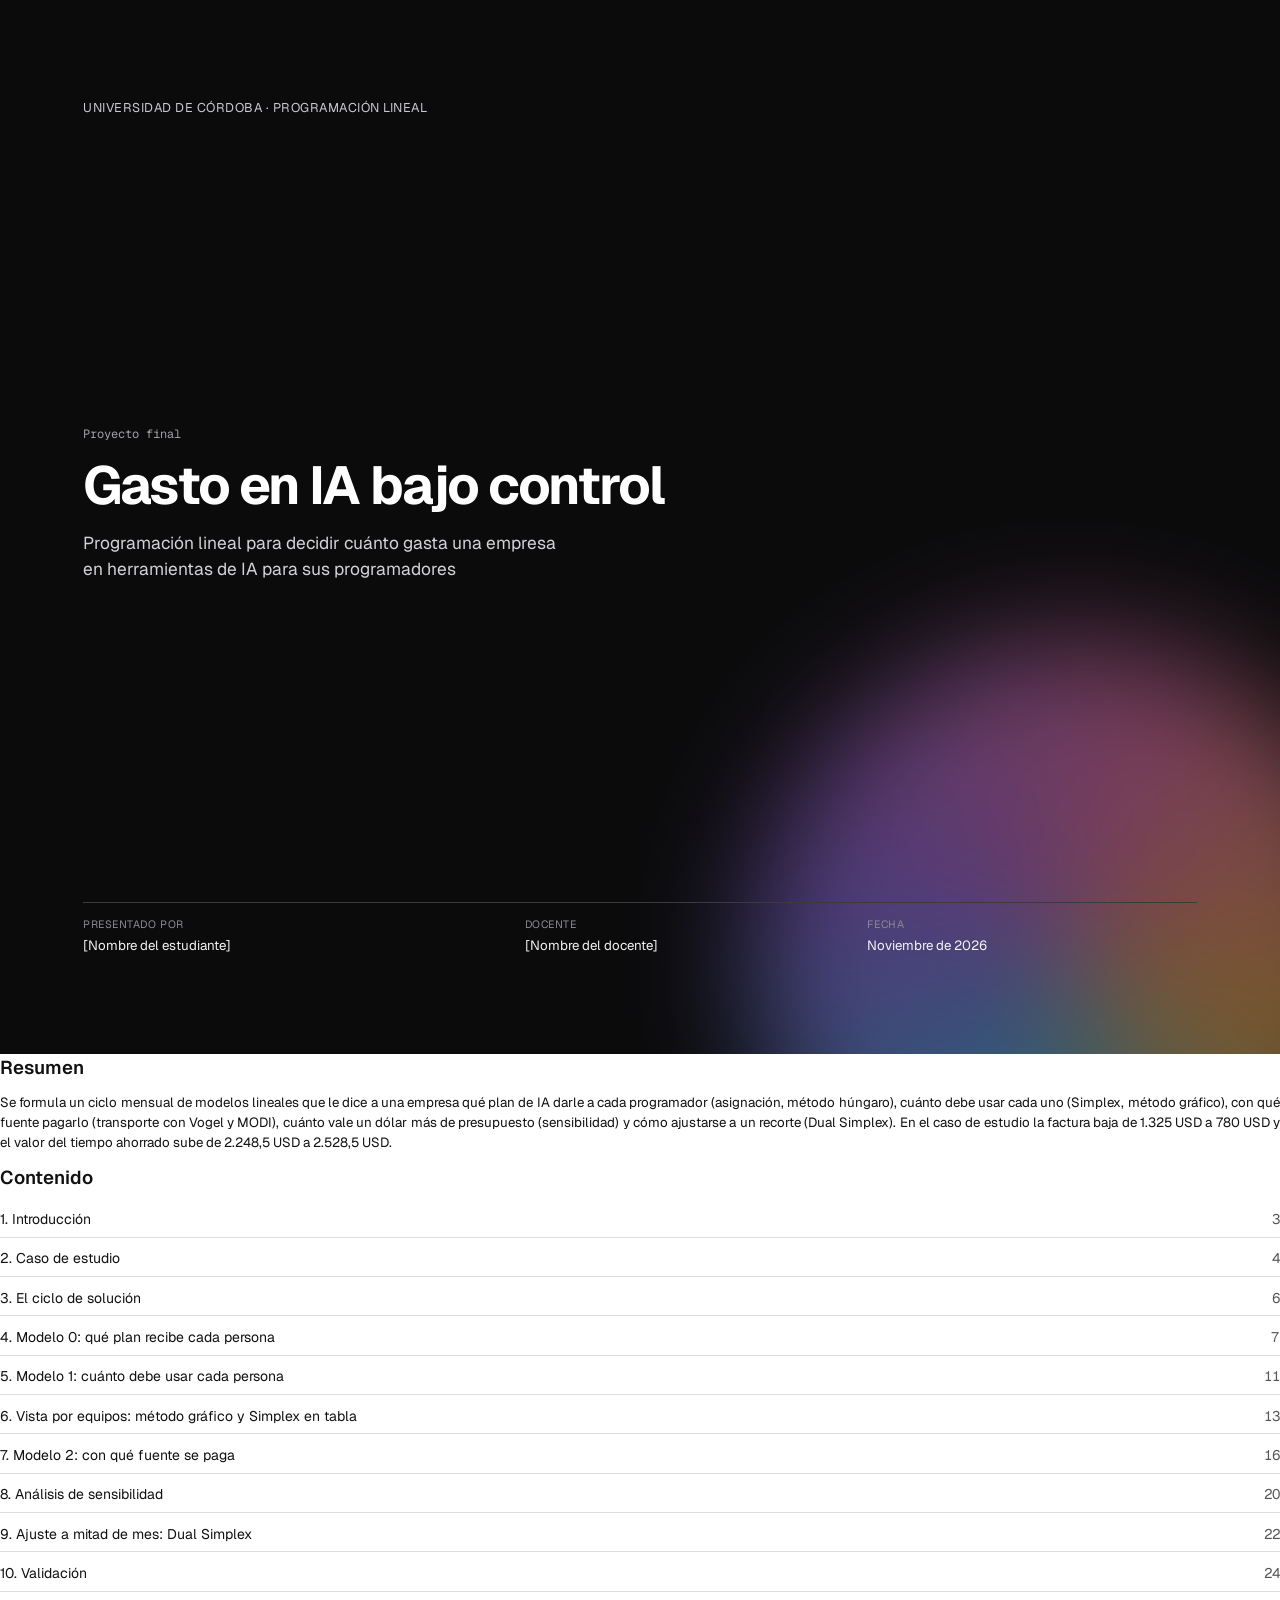
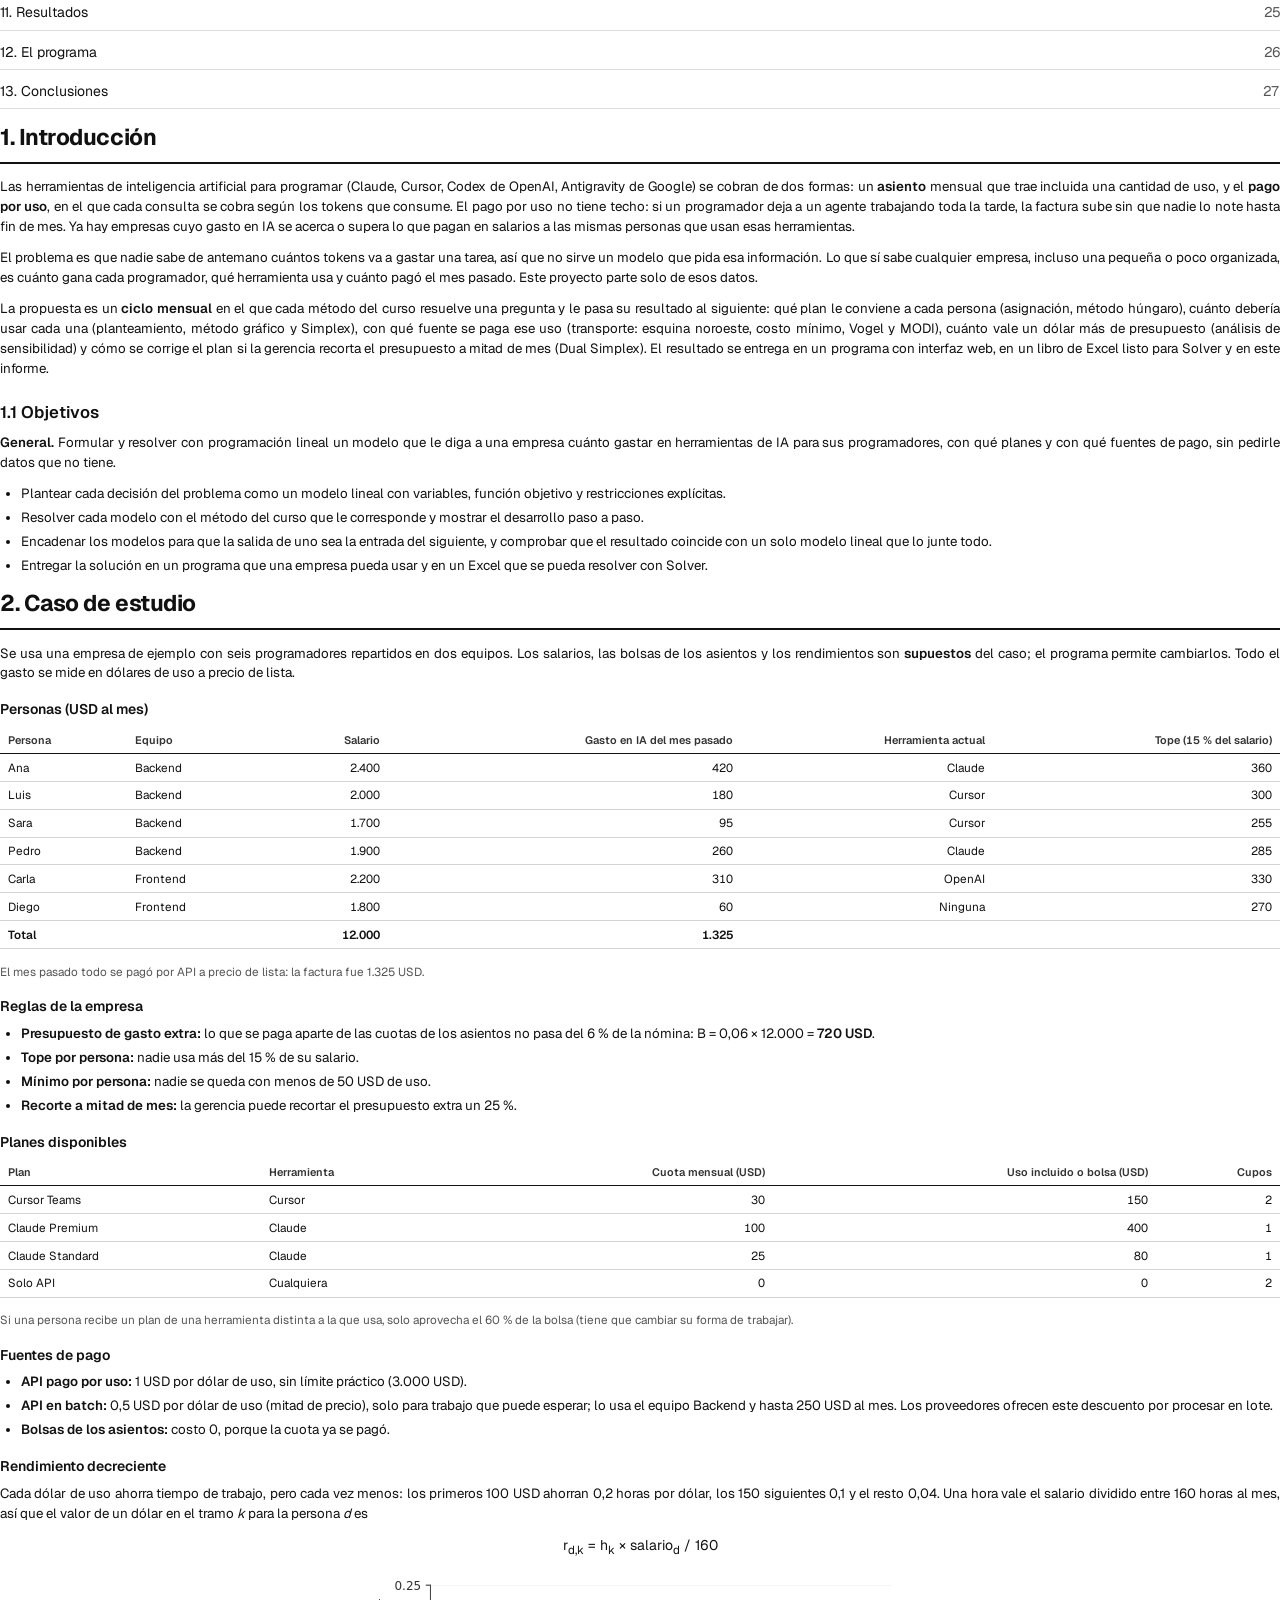
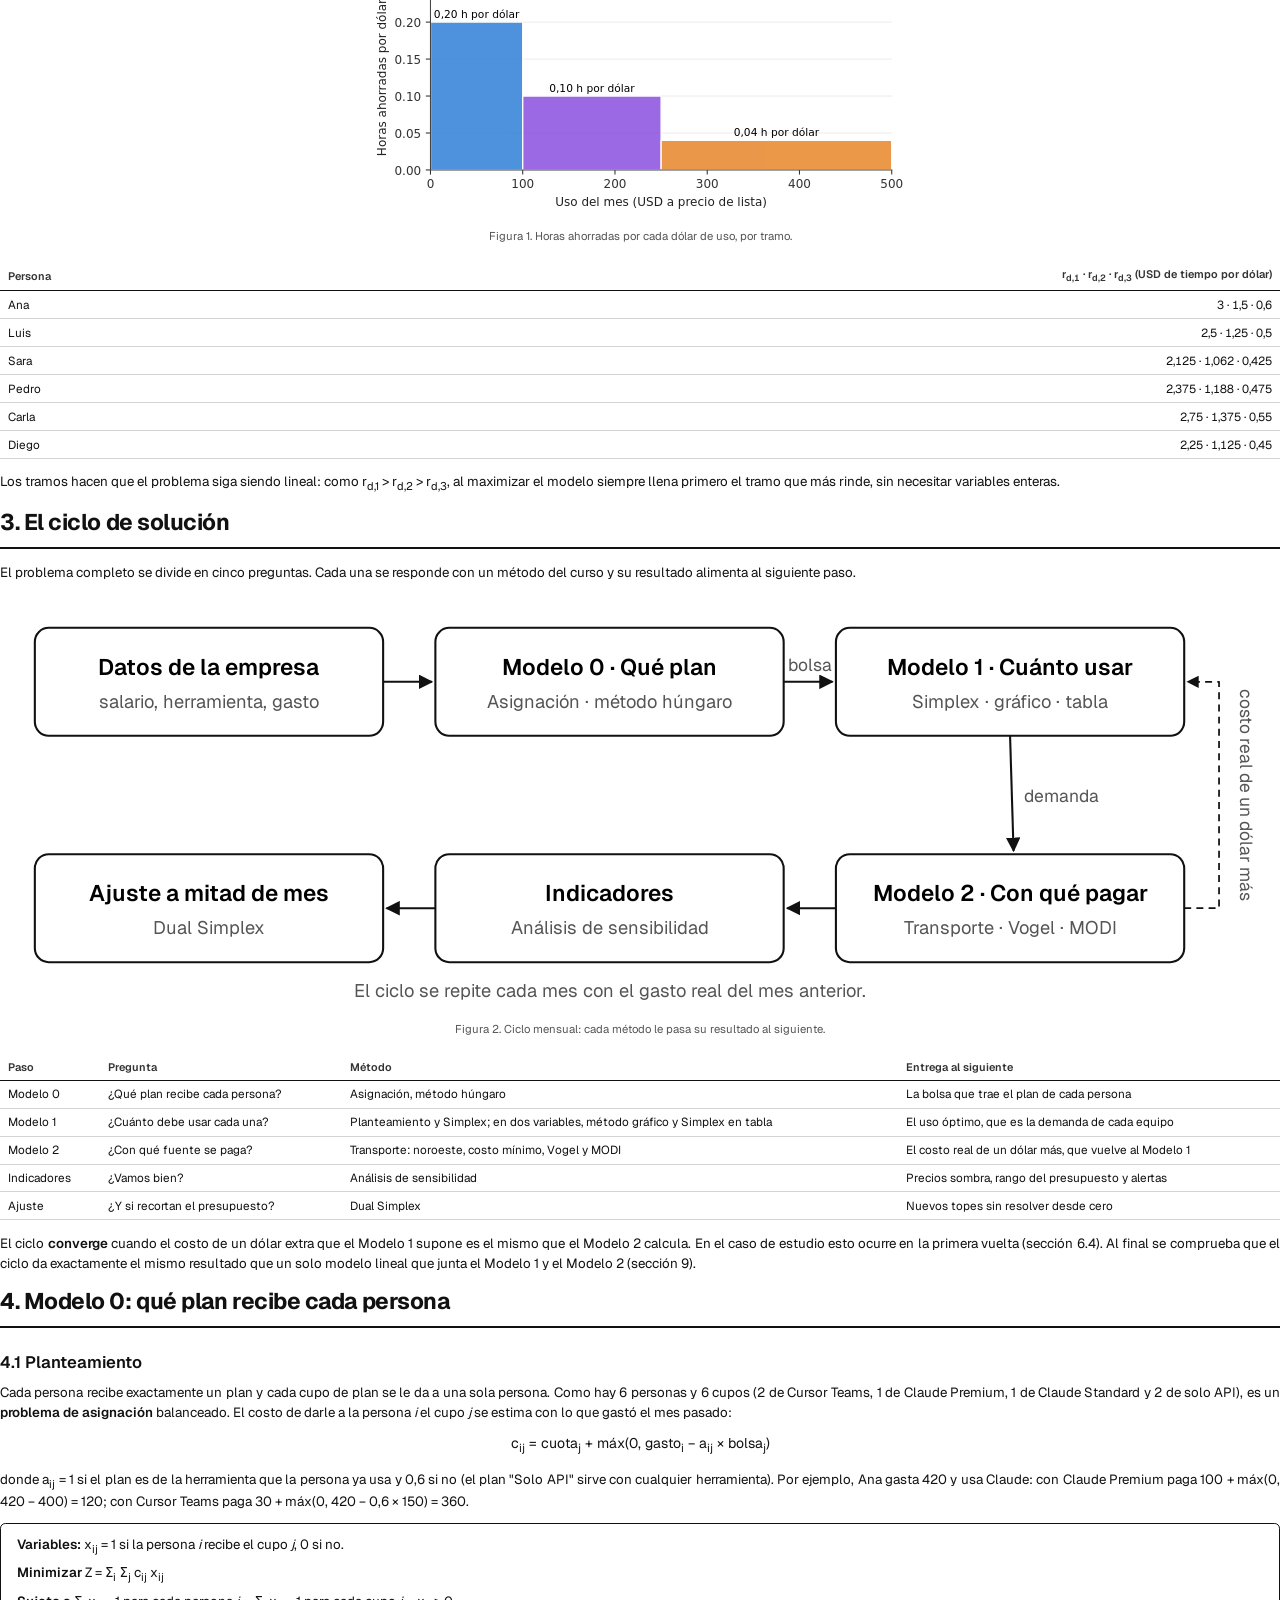
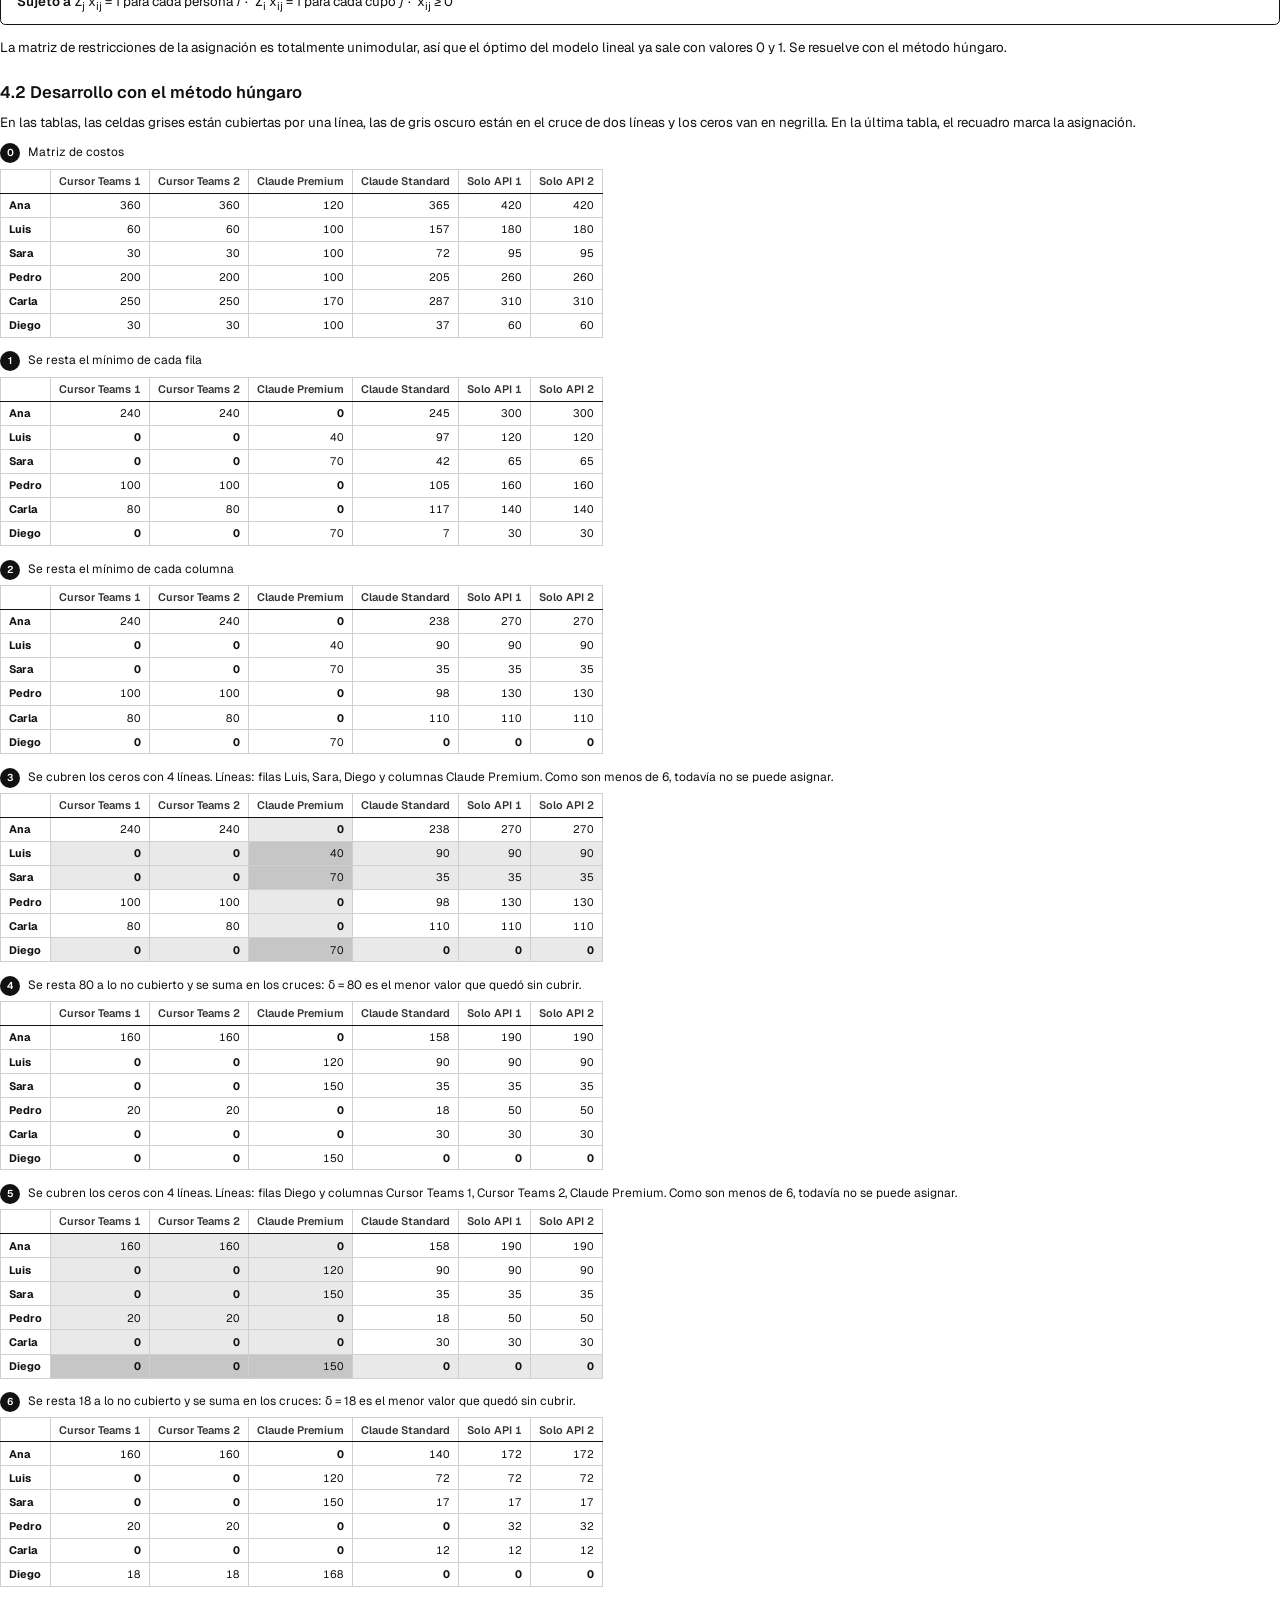
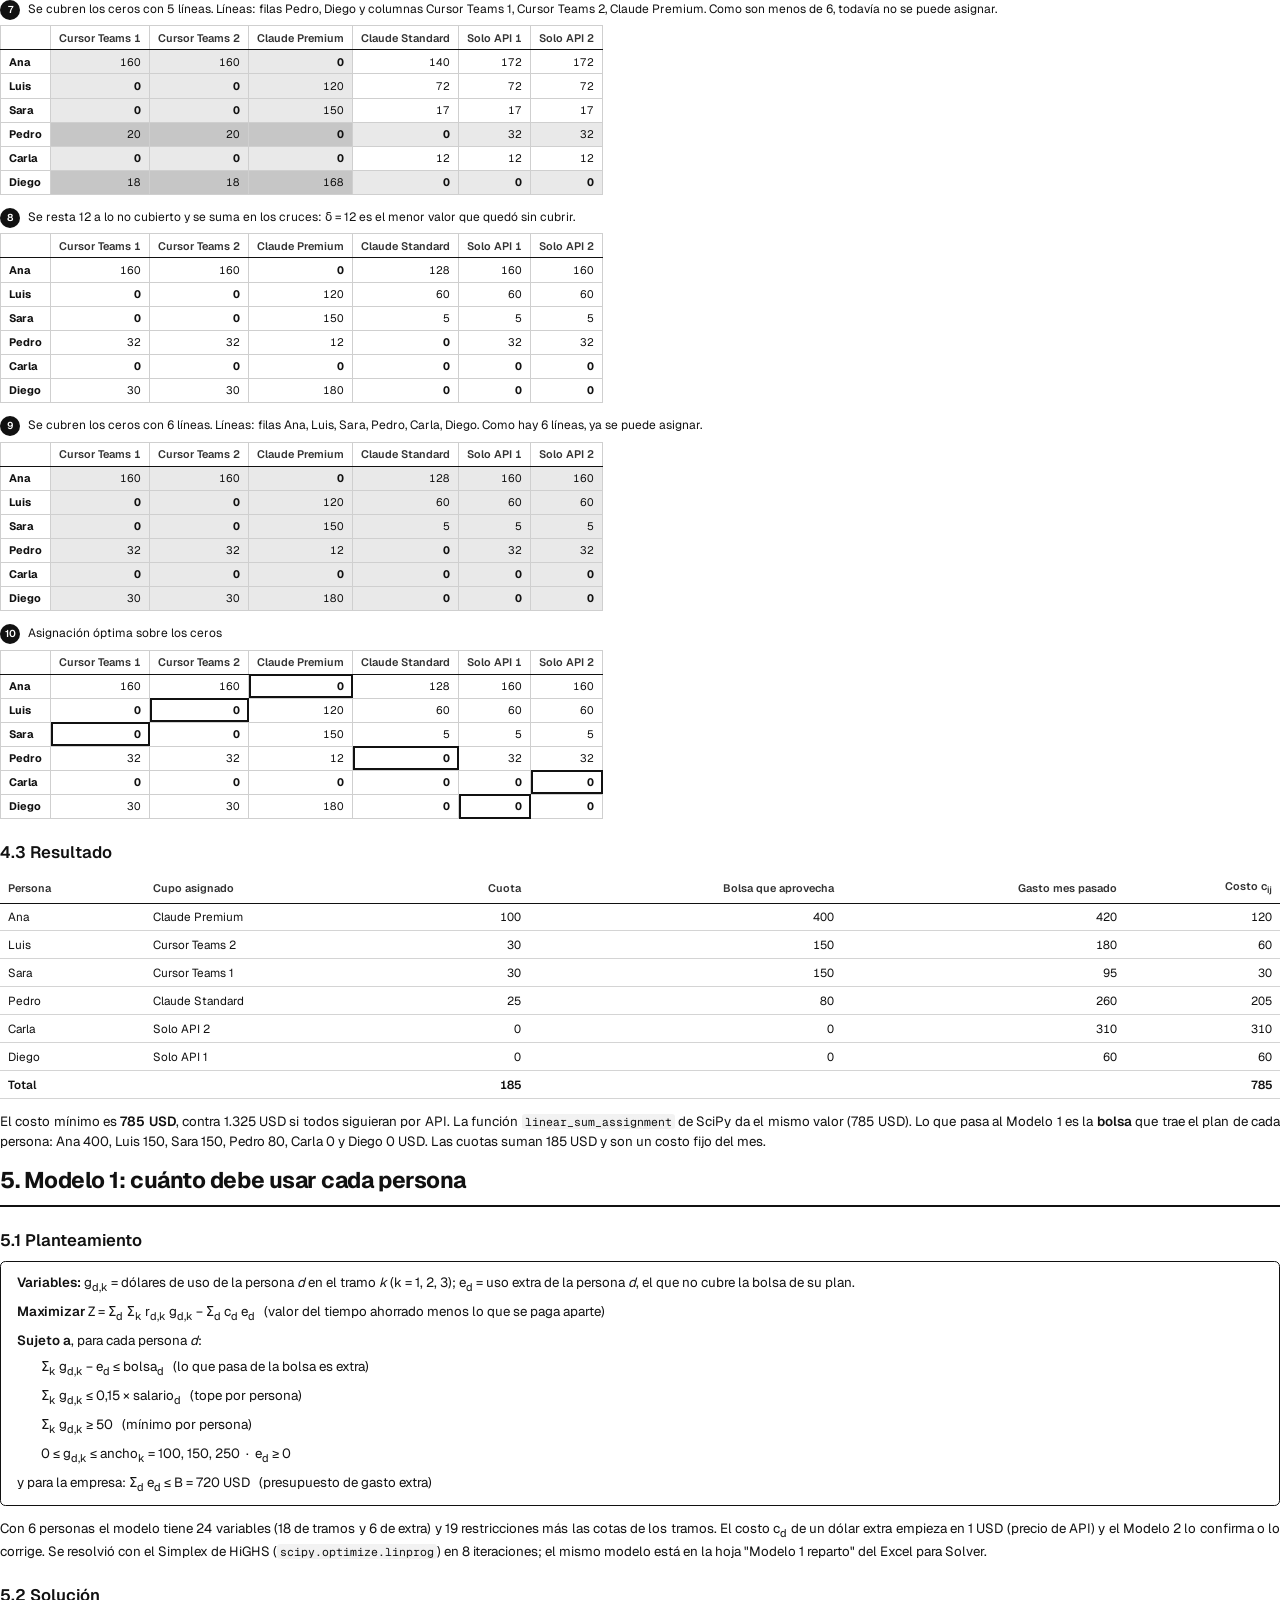
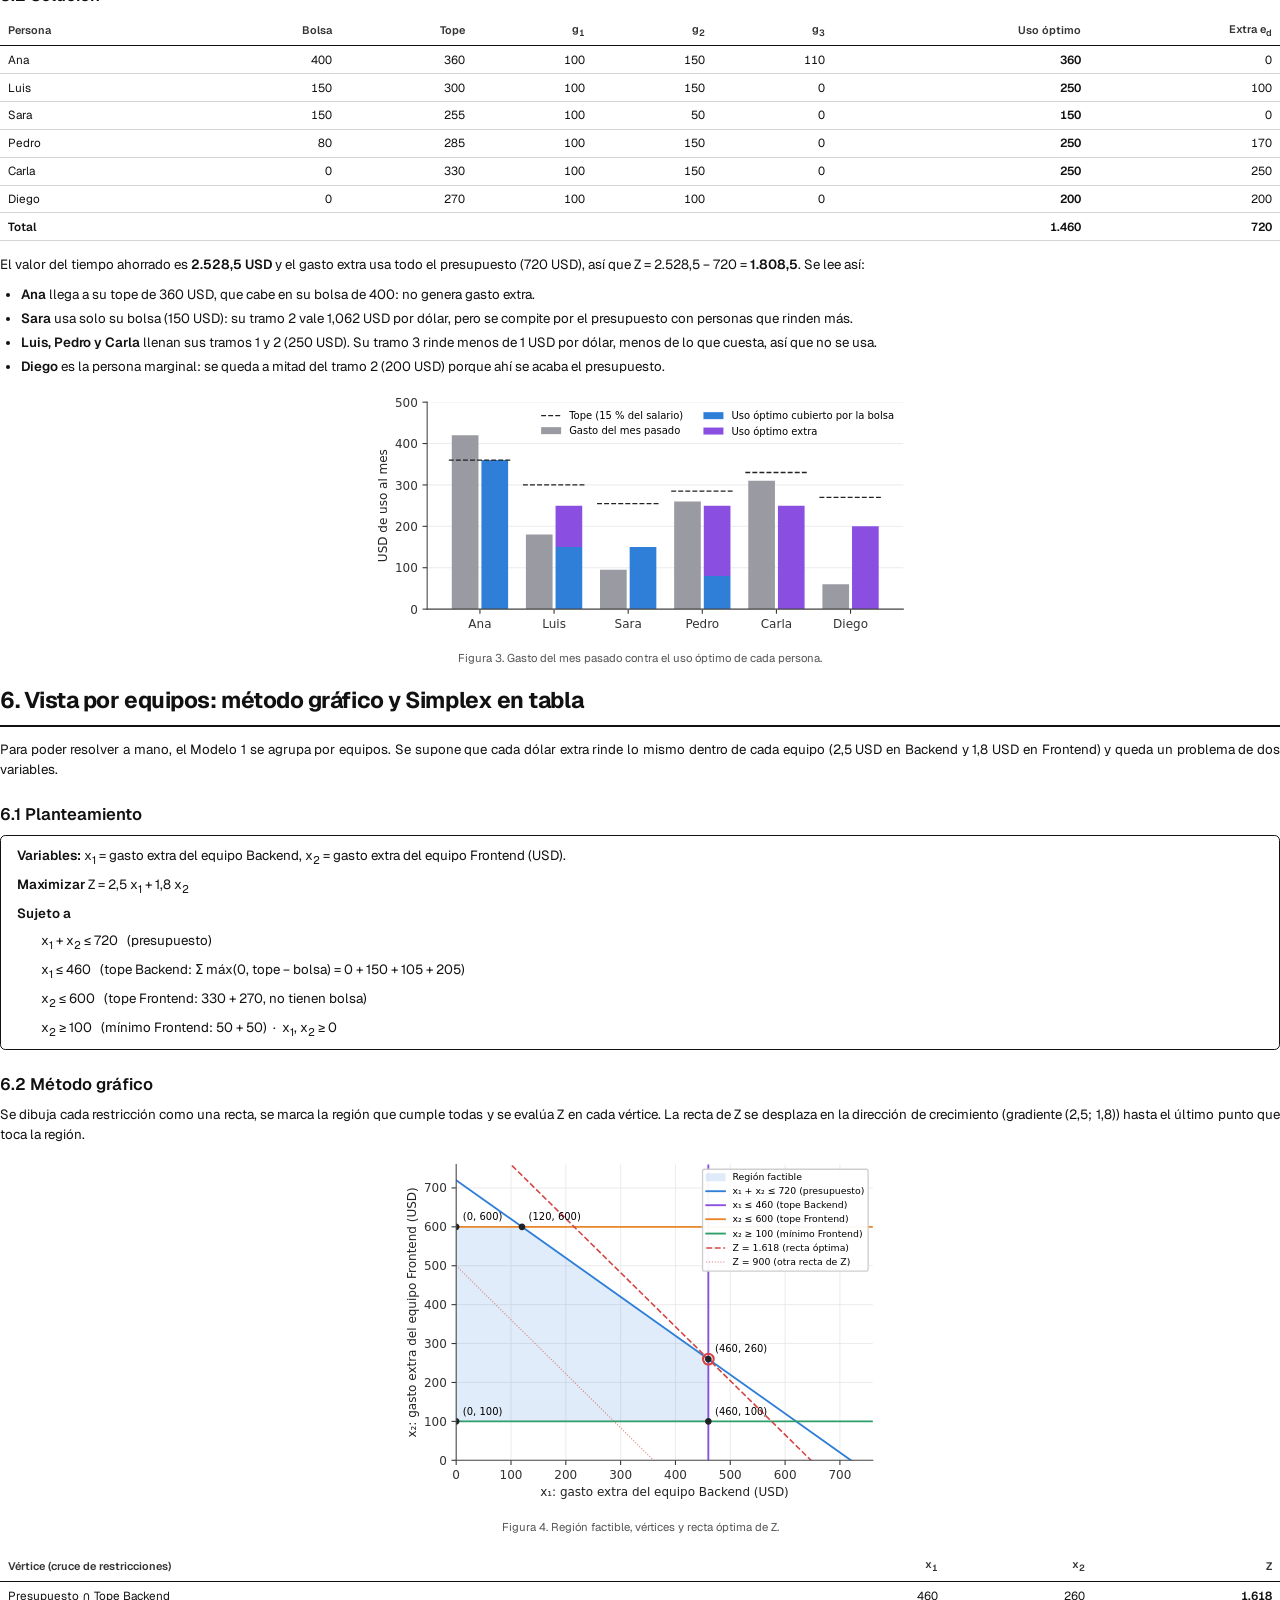
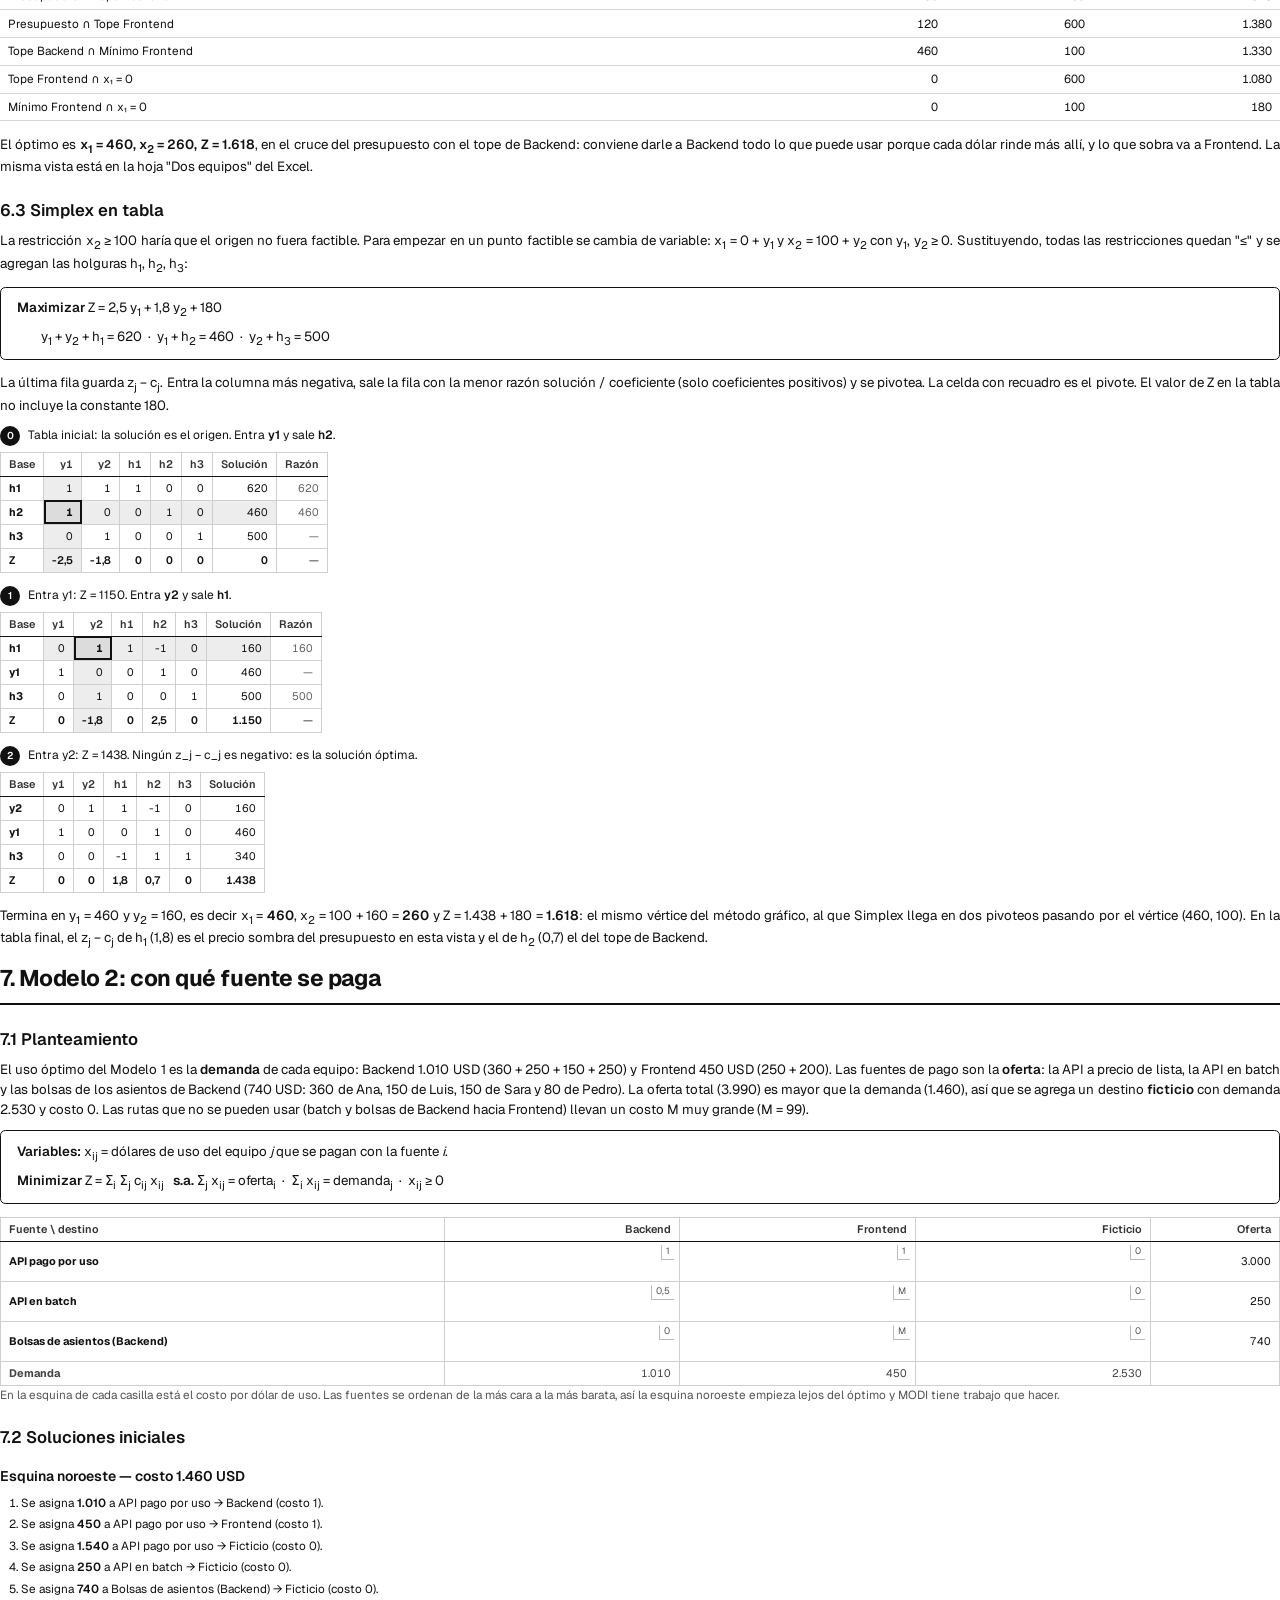
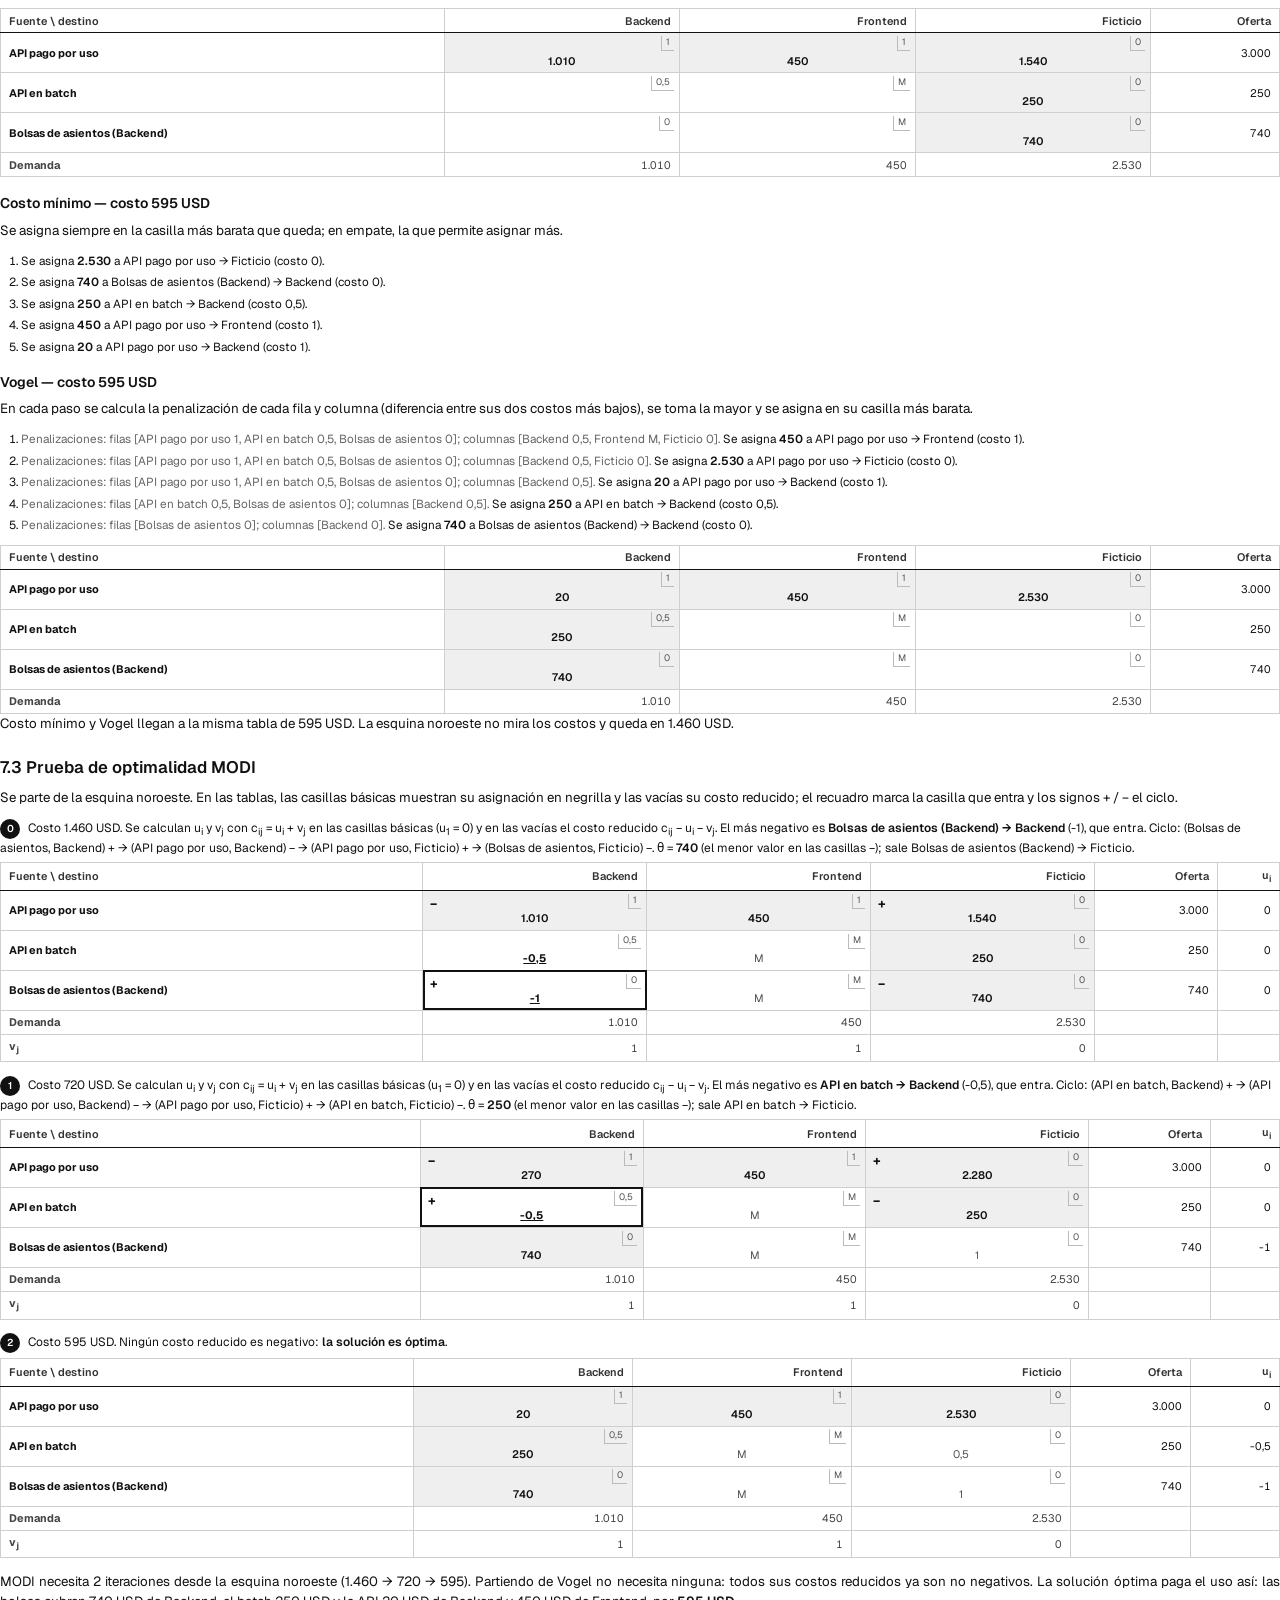
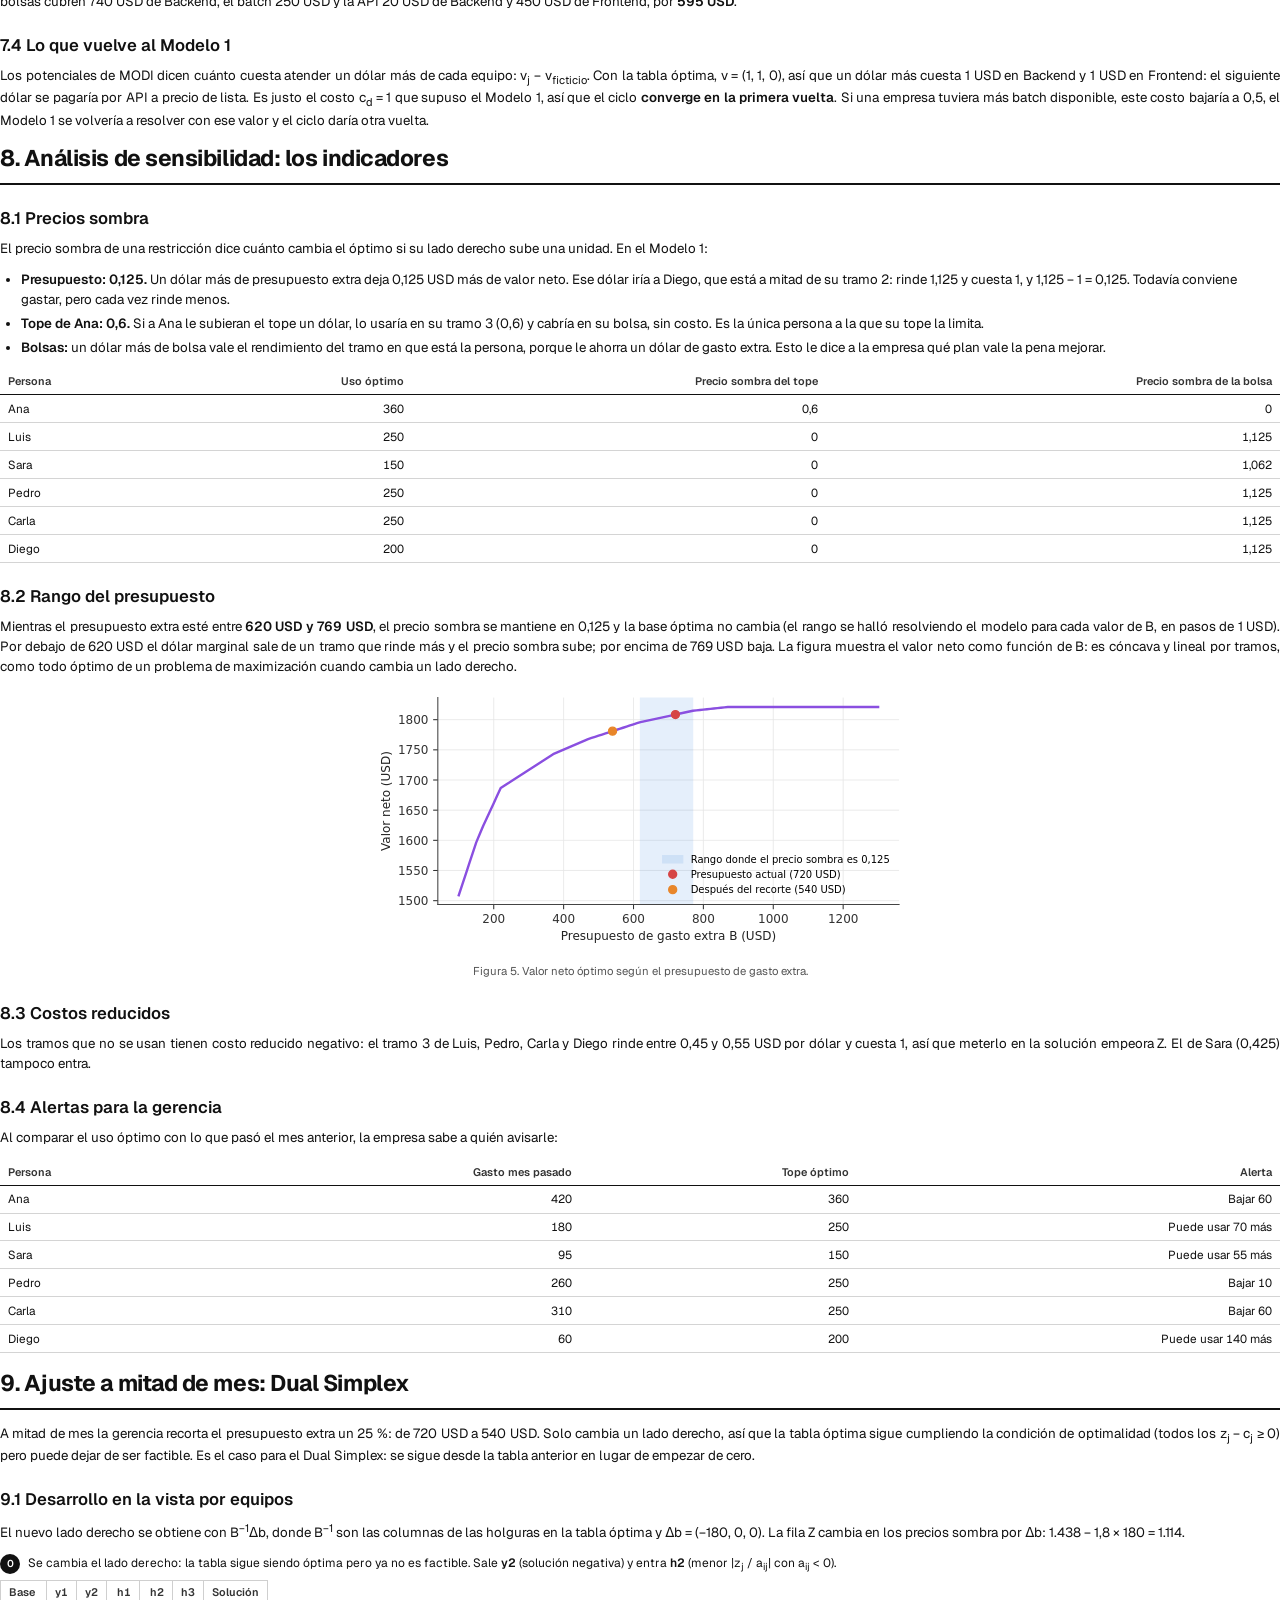
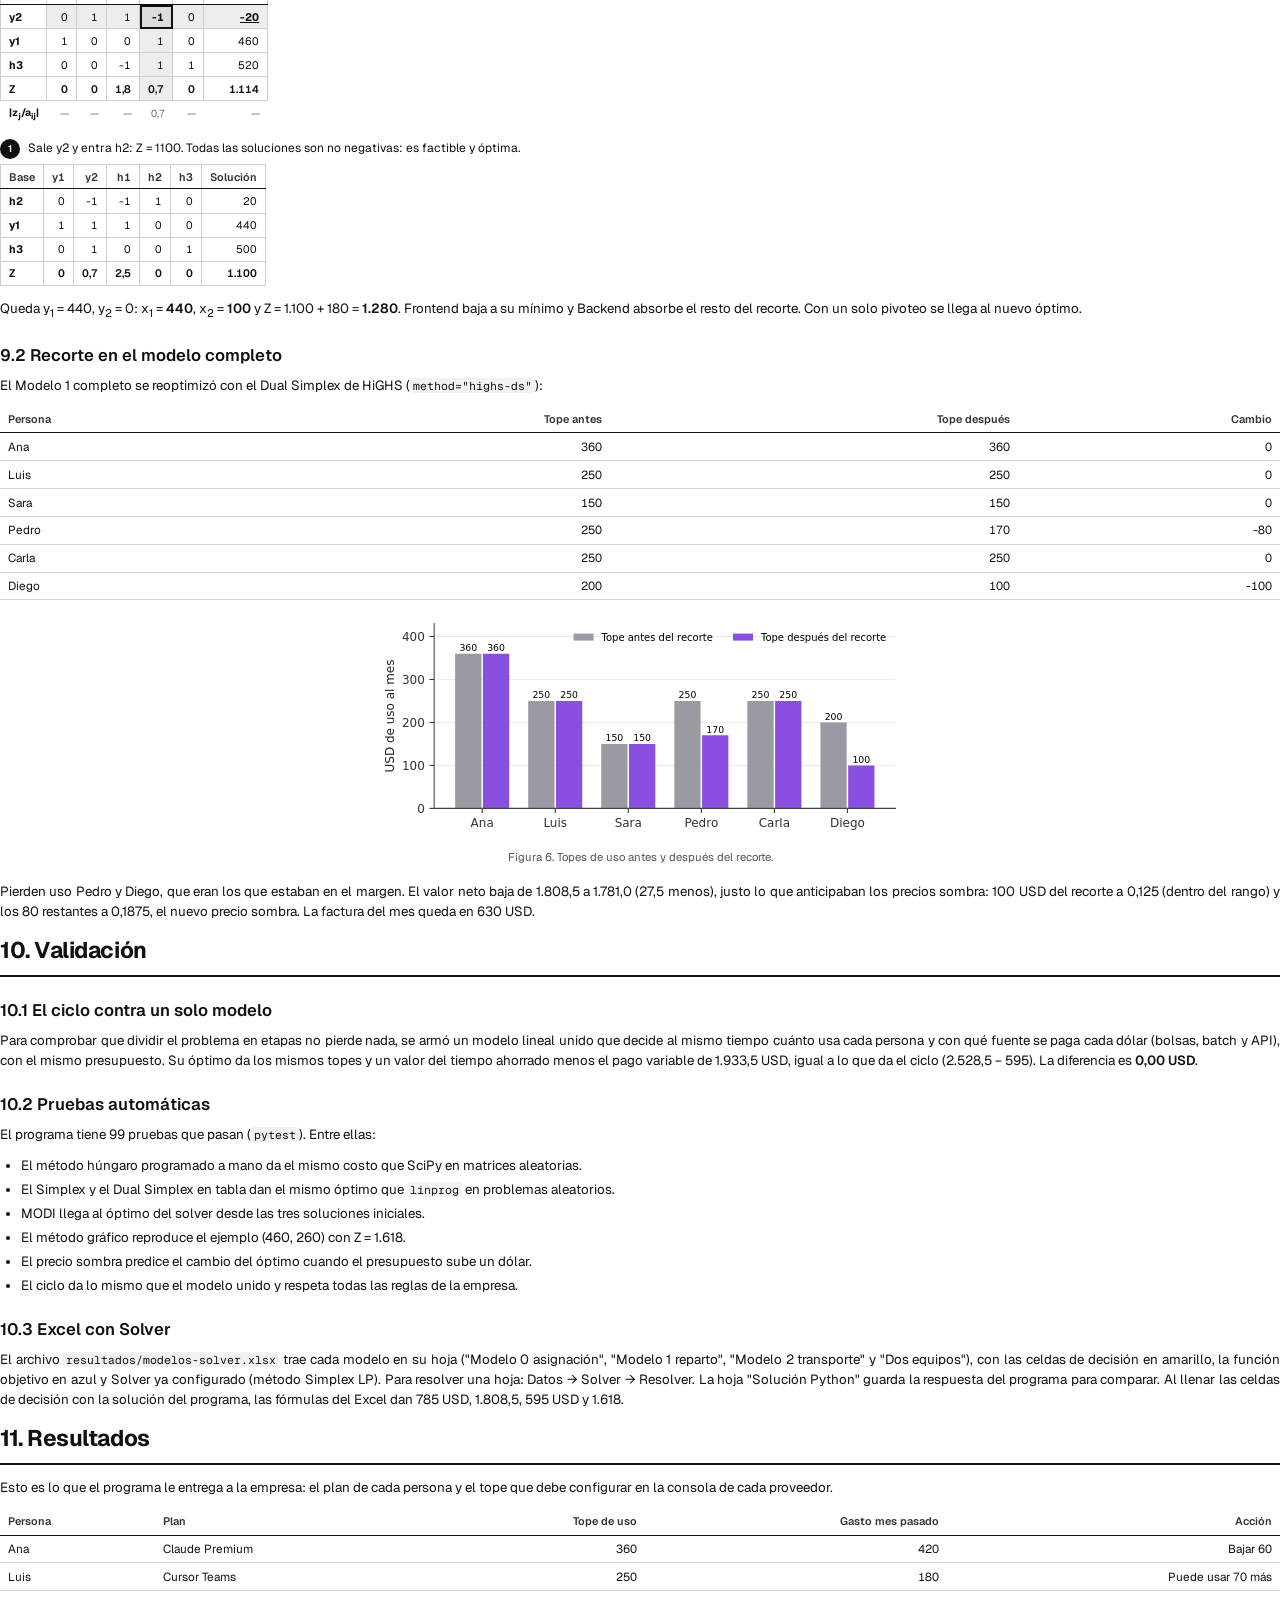
<file: informe/informe.html>
<!doctype html>
<html lang="es"><head><meta charset="utf-8"><title>Gasto en IA bajo control — Informe</title>
<link rel="stylesheet" href="https://fonts.googleapis.com/css2?family=Geist:wght@400;500;600;700&family=Geist+Mono:wght@400;500&display=swap">
<style>
@page { size: Letter; margin: 22mm 20mm 20mm 20mm;
  @bottom-right { content: counter(page); font: 9pt 'Geist', sans-serif; color: #666; }
  @bottom-left { content: "Gasto en IA bajo control · Programación Lineal"; font: 8pt 'Geist', sans-serif; color: #888; } }
@page :first { margin: 0; @bottom-right { content: none; } @bottom-left { content: none; } }
* { box-sizing: border-box; }
html { -webkit-print-color-adjust: exact; print-color-adjust: exact; }
body { font-family: 'Geist', 'DejaVu Sans', sans-serif; font-size: 10pt; line-height: 1.5; color: #111; margin: 0; }
p { margin: 0 0 8pt; text-align: justify; hyphens: auto; }
ul, ol { margin: 0 0 8pt; padding-left: 16pt; }
li { margin-bottom: 3pt; }
b { font-weight: 600; }
code { font-family: 'Geist Mono', monospace; font-size: 8.6pt; background: #f2f2f2; padding: 0 3px; border-radius: 3px; }
h1 { font-size: 17pt; font-weight: 700; letter-spacing: -0.02em; margin: 0 0 10pt; padding-bottom: 6pt; border-bottom: 1.5pt solid #111; break-before: page; break-after: avoid; }
h2 { font-size: 12.5pt; font-weight: 600; margin: 16pt 0 6pt; break-after: avoid; }
h3 { font-size: 10.5pt; font-weight: 600; margin: 12pt 0 5pt; break-after: avoid; }
.sin-num { margin-top: 0; }
.tenue { color: #666; }
.nota { font-size: 8.8pt; color: #555; }
table { border-collapse: collapse; width: 100%; margin: 4pt 0 10pt; font-size: 8.8pt; break-inside: avoid; }
th, td { padding: 3.5pt 6pt; border-bottom: 0.5pt solid #d4d4d4; text-align: left; vertical-align: middle; }
thead th { font-weight: 600; border-bottom: 1pt solid #111; font-size: 8.2pt; color: #333; }
.num { text-align: right; font-variant-numeric: tabular-nums; }
.ec { text-align: center; font-size: 10.5pt; margin: 6pt 0 10pt; }
.modelo { border: 0.75pt solid #111; border-radius: 4pt; padding: 8pt 12pt 2pt; margin: 6pt 0 10pt; break-inside: avoid; }
.modelo p { text-align: left; margin-bottom: 5pt; }
.sang { padding-left: 18pt; }
figure { margin: 6pt 0 12pt; text-align: center; break-inside: avoid; }
figure svg { max-width: 100%; height: auto; }
figcaption { font-size: 8.5pt; color: #555; margin-top: 3pt; }
svg.ciclo { width: 100%; font-family: 'Geist', sans-serif; }
/* matrices */
.mat { width: auto; margin: 4pt 0 0; font-size: 8.2pt; }
.mat th, .mat td { padding: 2.5pt 6pt; border: 0.5pt solid #cfcfcf; }
.mat thead th { border-bottom: 1pt solid #111; }
.mat td.cub { background: #e9e9e9; }
.mat td.cub2 { background: #c6c6c6; }
.mat td.cero { font-weight: 700; }
.mat td.asig { outline: 1.6pt solid #111; outline-offset: -2pt; }
.simplex td.fpiv, .simplex td.cpiv { background: #ededed; }
.simplex td.piv { outline: 1.6pt solid #111; outline-offset: -2pt; font-weight: 700; background: #dcdcdc; }
.simplex td.neg { font-weight: 700; text-decoration: underline; }
.simplex tr.zfila th, .simplex tr.zfila td { border-top: 1pt solid #111; font-weight: 600; }
.simplex tr.razon th, .simplex tr.razon td { border: none; font-size: 7.6pt; }
.pasos { display: block; }
.paso { break-inside: avoid; margin: 0 0 10pt; }
.paso-t { font-size: 9pt; margin-bottom: 3pt; text-align: left; }
.pn { display: inline-block; min-width: 15pt; height: 15pt; line-height: 15pt; text-align: center; border-radius: 8pt; background: #111; color: #fff; font-size: 7.5pt; font-weight: 600; margin-right: 6pt; }
.pasos-t { font-size: 8.8pt; }
/* transporte */
.trans { width: 100%; }
.trans td.tcel { position: relative; height: 30pt; min-width: 70pt; text-align: center; vertical-align: bottom; padding-top: 12pt; }
.trans .costo { position: absolute; top: 2pt; right: 4pt; font-size: 7pt; color: #555; border-left: 0.5pt solid #bbb; border-bottom: 0.5pt solid #bbb; padding: 0 3pt; }
.trans .signo { position: absolute; top: 2pt; left: 5pt; font-weight: 700; font-size: 10pt; }
.trans td.basica { background: #efefef; }
.trans td.entra { outline: 1.6pt solid #111; outline-offset: -2pt; }
.trans .red { color: #555; }
.trans .redneg { font-weight: 700; text-decoration: underline; }
.trans tr.dem th, .trans tr.dem td { color: #444; }
/* cifras */
.cifras { display: grid; grid-template-columns: repeat(4, 1fr); gap: 8pt; margin: 6pt 0 12pt; break-inside: avoid; }
.cifras div { border: 0.75pt solid #111; border-radius: 4pt; padding: 7pt 9pt; }
.cifras span { display: block; font-size: 8pt; color: #555; }
.cifras b { display: block; font-size: 14pt; font-weight: 700; letter-spacing: -0.02em; margin: 2pt 0; }
.cifras small { font-size: 8pt; color: #666; }
.refs li { font-size: 8.8pt; }
/* portada */
.portada { height: 279mm; padding: 26mm 22mm; display: flex; flex-direction: column; justify-content: space-between; break-after: page; background: #0b0b0c; color: #f4f4f5; position: relative; overflow: hidden; }
.portada::before { content: ""; position: absolute; inset: auto -30mm -60mm auto; width: 170mm; height: 170mm; border-radius: 50%;
  background: conic-gradient(from 200deg, #4dc3ff, #a774ff, #ff7ab8, #ffb84d, #4dc3ff); filter: blur(60px); opacity: 0.45; }
.portada > * { position: relative; }
.p-sup { font-size: 9.5pt; letter-spacing: 0.04em; color: #c9c9cf; text-transform: uppercase; }
.p-etq { font-family: 'Geist Mono', monospace; font-size: 9pt; color: #a1a1a7; margin-bottom: 10pt; }
.p-titulo { font-size: 40pt; line-height: 1.05; border: none; margin: 0 0 14pt; padding: 0; letter-spacing: -0.035em; break-before: avoid; color: #fff; }
.p-sub { font-size: 13pt; color: #d4d4d8; max-width: 130mm; text-align: left; }
.p-pie { display: grid; grid-template-columns: 1.3fr 1fr 1fr; gap: 10pt; font-size: 10pt; border-top: 0.75pt solid #3a3a3f; padding-top: 10pt; }
.p-pie span { display: block; font-size: 8pt; color: #8b8b92; text-transform: uppercase; letter-spacing: 0.05em; margin-bottom: 3pt; }
.indice { break-after: page; }
.indice h2 { font-size: 14pt; margin-bottom: 8pt; }
.toc { list-style: none; padding: 0; margin-top: 4pt; }
.toc li { padding: 5pt 0; border-bottom: 0.5pt solid #ddd; font-size: 10.5pt; }
.toc a { color: #111; text-decoration: none; display: flex; justify-content: space-between; }
.toc .pag { color: #555; font-variant-numeric: tabular-nums; }
</style></head>
<body>
<section class="portada">
  <div class="p-sup">Universidad de Córdoba · Programación Lineal</div>
  <div class="p-centro">
    <div class="p-etq">Proyecto final</div>
    <h1 class="p-titulo">Gasto en IA bajo control</h1>
    <p class="p-sub">Programación lineal para decidir cuánto gasta una empresa en herramientas de IA para sus programadores</p>
  </div>
  <div class="p-pie">
    <div><span>Presentado por</span>[Nombre del estudiante]</div>
    <div><span>Docente</span>[Nombre del docente]</div>
    <div><span>Fecha</span>Noviembre de 2026</div>
  </div>
</section>
<section class="indice">
  <h2 class="sin-num">Resumen</h2>
  <p>Se formula un ciclo mensual de modelos lineales que le dice a una empresa qué plan de IA darle a cada programador (asignación, método húngaro), cuánto debe usar cada uno (Simplex, método gráfico), con qué fuente pagarlo (transporte con Vogel y MODI), cuánto vale un dólar más de presupuesto (sensibilidad) y cómo ajustarse a un recorte (Dual Simplex). En el caso de estudio la factura baja de 1.325 USD a 780 USD y el valor del tiempo ahorrado sube de 2.248,5 USD a 2.528,5 USD.</p>
  <h2 class="sin-num">Contenido</h2>
  <ol class="toc"><li><a href="#s1"><span>1. Introducción</span><span class="pag">3</span></a></li><li><a href="#s2"><span>2. Caso de estudio</span><span class="pag">4</span></a></li><li><a href="#s3"><span>3. El ciclo de solución</span><span class="pag">6</span></a></li><li><a href="#s4"><span>4. Modelo 0: qué plan recibe cada persona</span><span class="pag">7</span></a></li><li><a href="#s5"><span>5. Modelo 1: cuánto debe usar cada persona</span><span class="pag">11</span></a></li><li><a href="#s6"><span>6. Vista por equipos: método gráfico y Simplex en tabla</span><span class="pag">13</span></a></li><li><a href="#s7"><span>7. Modelo 2: con qué fuente se paga</span><span class="pag">16</span></a></li><li><a href="#s8"><span>8. Análisis de sensibilidad</span><span class="pag">20</span></a></li><li><a href="#s9"><span>9. Ajuste a mitad de mes: Dual Simplex</span><span class="pag">22</span></a></li><li><a href="#s10"><span>10. Validación</span><span class="pag">24</span></a></li><li><a href="#s11"><span>11. Resultados</span><span class="pag">25</span></a></li><li><a href="#s12"><span>12. El programa</span><span class="pag">26</span></a></li><li><a href="#s13"><span>13. Conclusiones</span><span class="pag">27</span></a></li></ol>
</section>
<main>
<h1 id="s1">1. Introducción</h1>
<p>Las herramientas de inteligencia artificial para programar (Claude, Cursor, Codex de OpenAI, Antigravity de Google)
se cobran de dos formas: un <b>asiento</b> mensual que trae incluida una cantidad de uso, y el <b>pago por uso</b>, en el
que cada consulta se cobra según los tokens que consume. El pago por uso no tiene techo: si un programador deja a un agente
trabajando toda la tarde, la factura sube sin que nadie lo note hasta fin de mes. Ya hay empresas cuyo gasto en IA se
acerca o supera lo que pagan en salarios a las mismas personas que usan esas herramientas.</p>
<p>El problema es que nadie sabe de antemano cuántos tokens va a gastar una tarea, así que no sirve un modelo que pida
esa información. Lo que sí sabe cualquier empresa, incluso una pequeña o poco organizada, es cuánto gana cada programador,
qué herramienta usa y cuánto pagó el mes pasado. Este proyecto parte solo de esos datos.</p>
<p>La propuesta es un <b>ciclo mensual</b> en el que cada método del curso resuelve una pregunta y le pasa su resultado al
siguiente: qué plan le conviene a cada persona (asignación, método húngaro), cuánto debería usar cada una (planteamiento,
método gráfico y Simplex), con qué fuente se paga ese uso (transporte: esquina noroeste, costo mínimo, Vogel y MODI), cuánto
vale un dólar más de presupuesto (análisis de sensibilidad) y cómo se corrige el plan si la gerencia recorta el
presupuesto a mitad de mes (Dual Simplex). El resultado se entrega en un programa con interfaz web, en un libro de Excel
listo para Solver y en este informe.</p>

<h2>1.1 Objetivos</h2>
<p><b>General.</b> Formular y resolver con programación lineal un modelo que le diga a una empresa cuánto gastar en
herramientas de IA para sus programadores, con qué planes y con qué fuentes de pago, sin pedirle datos que no tiene.</p>
<ul>
<li>Plantear cada decisión del problema como un modelo lineal con variables, función objetivo y restricciones explícitas.</li>
<li>Resolver cada modelo con el método del curso que le corresponde y mostrar el desarrollo paso a paso.</li>
<li>Encadenar los modelos para que la salida de uno sea la entrada del siguiente, y comprobar que el resultado
coincide con un solo modelo lineal que lo junte todo.</li>
<li>Entregar la solución en un programa que una empresa pueda usar y en un Excel que se pueda resolver con Solver.</li>
</ul>

<h1 id="s2">2. Caso de estudio</h1>
<p>Se usa una empresa de ejemplo con seis programadores repartidos en dos equipos. Los salarios, las bolsas de los
asientos y los rendimientos son <b>supuestos</b> del caso; el programa permite cambiarlos. Todo el gasto se mide en
dólares de uso a precio de lista.</p>
<h3>Personas (USD al mes)</h3>
<table class=""><thead><tr><th class="">Persona</th><th class="">Equipo</th><th class="num">Salario</th><th class="num">Gasto en IA del mes pasado</th><th class="num">Herramienta actual</th><th class="num">Tope (15 % del salario)</th></tr></thead><tbody><tr><td class="">Ana</td><td class="">Backend</td><td class="num">2.400</td><td class="num">420</td><td class="num">Claude</td><td class="num">360</td></tr><tr><td class="">Luis</td><td class="">Backend</td><td class="num">2.000</td><td class="num">180</td><td class="num">Cursor</td><td class="num">300</td></tr><tr><td class="">Sara</td><td class="">Backend</td><td class="num">1.700</td><td class="num">95</td><td class="num">Cursor</td><td class="num">255</td></tr><tr><td class="">Pedro</td><td class="">Backend</td><td class="num">1.900</td><td class="num">260</td><td class="num">Claude</td><td class="num">285</td></tr><tr><td class="">Carla</td><td class="">Frontend</td><td class="num">2.200</td><td class="num">310</td><td class="num">OpenAI</td><td class="num">330</td></tr><tr><td class="">Diego</td><td class="">Frontend</td><td class="num">1.800</td><td class="num">60</td><td class="num">Ninguna</td><td class="num">270</td></tr><tr><td class=""><b>Total</b></td><td class=""></td><td class="num "><b>12.000</b></td><td class="num "><b>1.325</b></td><td class="num"></td><td class="num"></td></tr></tbody></table>
<p class="nota">El mes pasado todo se pagó por API a precio de lista: la factura fue 1.325 USD.</p>
<h3>Reglas de la empresa</h3>
<ul>
<li><b>Presupuesto de gasto extra:</b> lo que se paga aparte de las cuotas de los asientos no pasa del
6 % de la nómina: B = 0,06 × 12.000 = <b>720 USD</b>.</li>
<li><b>Tope por persona:</b> nadie usa más del 15 % de su salario.</li>
<li><b>Mínimo por persona:</b> nadie se queda con menos de 50 USD de uso.</li>
<li><b>Recorte a mitad de mes:</b> la gerencia puede recortar el presupuesto extra un 25 %.</li>
</ul>
<h3>Planes disponibles</h3>
<table class=""><thead><tr><th class="">Plan</th><th class="">Herramienta</th><th class="num">Cuota mensual (USD)</th><th class="num">Uso incluido o bolsa (USD)</th><th class="num">Cupos</th></tr></thead><tbody><tr><td class="">Cursor Teams</td><td class="">Cursor</td><td class="num">30</td><td class="num">150</td><td class="num">2</td></tr><tr><td class="">Claude Premium</td><td class="">Claude</td><td class="num">100</td><td class="num">400</td><td class="num">1</td></tr><tr><td class="">Claude Standard</td><td class="">Claude</td><td class="num">25</td><td class="num">80</td><td class="num">1</td></tr><tr><td class="">Solo API</td><td class="">Cualquiera</td><td class="num">0</td><td class="num">0</td><td class="num">2</td></tr></tbody></table>
<p class="nota">Si una persona recibe un plan de una herramienta distinta a la que usa, solo aprovecha el
60 % de la bolsa (tiene que cambiar su forma de trabajar).</p>
<h3>Fuentes de pago</h3>
<ul>
<li><b>API pago por uso:</b> 1 USD por dólar de uso, sin límite práctico (3.000 USD).</li>
<li><b>API en batch:</b> 0,5 USD por dólar de uso (mitad de precio), solo para trabajo que puede esperar;
lo usa el equipo Backend y hasta 250 USD al mes. Los proveedores ofrecen este descuento por procesar en lote.</li>
<li><b>Bolsas de los asientos:</b> costo 0, porque la cuota ya se pagó.</li>
</ul>
<h3>Rendimiento decreciente</h3>
<p>Cada dólar de uso ahorra tiempo de trabajo, pero cada vez menos: los primeros 100 USD ahorran 0,2 horas por
dólar, los 150 siguientes 0,1 y el resto 0,04. Una hora vale el salario dividido entre
160 horas al mes, así que el valor de un dólar en el tramo <i>k</i> para la persona <i>d</i> es</p>
<div class="ec">r<sub>d,k</sub> = h<sub>k</sub> × salario<sub>d</sub> / 160</div>
<figure><svg xmlns:xlink="http://www.w3.org/1999/xlink" width="409.349141pt" height="185.419648pt" viewBox="0 0 409.349141 185.419648" xmlns="http://www.w3.org/2000/svg" version="1.1">
 <metadata>
  <rdf:RDF xmlns:dc="http://purl.org/dc/elements/1.1/" xmlns:cc="http://creativecommons.org/ns#" xmlns:rdf="http://www.w3.org/1999/02/22-rdf-syntax-ns#">
   <cc:Work>
    <dc:type rdf:resource="http://purl.org/dc/dcmitype/StillImage"/>
    <dc:date>2026-11-25T14:39:41.088727</dc:date>
    <dc:format>image/svg+xml</dc:format>
    <dc:creator>
     <cc:Agent>
      <dc:title>Matplotlib v3.11.2, https://matplotlib.org/</dc:title>
     </cc:Agent>
    </dc:creator>
   </cc:Work>
  </rdf:RDF>
 </metadata>
 <defs>
  <style type="text/css">*{stroke-linejoin: round; stroke-linecap: butt}</style>
 </defs>
 <g id="figure_1">
  <g id="patch_1">
   <path d="M 0 185.419648 
L 409.349141 185.419648 
L 409.349141 0 
L 0 0 
z
" style="fill: #ffffff"/>
  </g>
  <g id="axes_1">
   <g id="patch_2">
    <path d="M 47.599766 149.218945 
L 393.559766 149.218945 
L 393.559766 10.618945 
L 47.599766 10.618945 
z
" style="fill: #ffffff"/>
   </g>
   <g id="matplotlib.axis_1">
    <g id="xtick_1">
     <g id="line2d_1">
      <defs>
       <path id="m7cb71add36" d="M 0 0 
L 0 3.5 
" style="stroke: #333333; stroke-width: 0.8"/>
      </defs>
      <g>
       <use xlink:href="#m7cb71add36" x="47.599766" y="149.218945" style="fill: #333333; stroke: #333333; stroke-width: 0.8"/>
      </g>
     </g>
     <g id="text_1">
      <text style="font-size: 9px; font-family: 'DejaVu Sans'; text-anchor: middle; fill: #333333" x="47.599766" y="163.056836" transform="rotate(-0 47.599766 163.056836)">0</text>
     </g>
    </g>
    <g id="xtick_2">
     <g id="line2d_2">
      <g>
       <use xlink:href="#m7cb71add36" x="116.791766" y="149.218945" style="fill: #333333; stroke: #333333; stroke-width: 0.8"/>
      </g>
     </g>
     <g id="text_2">
      <text style="font-size: 9px; font-family: 'DejaVu Sans'; text-anchor: middle; fill: #333333" x="116.791766" y="163.056836" transform="rotate(-0 116.791766 163.056836)">100</text>
     </g>
    </g>
    <g id="xtick_3">
     <g id="line2d_3">
      <g>
       <use xlink:href="#m7cb71add36" x="185.983766" y="149.218945" style="fill: #333333; stroke: #333333; stroke-width: 0.8"/>
      </g>
     </g>
     <g id="text_3">
      <text style="font-size: 9px; font-family: 'DejaVu Sans'; text-anchor: middle; fill: #333333" x="185.983766" y="163.056836" transform="rotate(-0 185.983766 163.056836)">200</text>
     </g>
    </g>
    <g id="xtick_4">
     <g id="line2d_4">
      <g>
       <use xlink:href="#m7cb71add36" x="255.175766" y="149.218945" style="fill: #333333; stroke: #333333; stroke-width: 0.8"/>
      </g>
     </g>
     <g id="text_4">
      <text style="font-size: 9px; font-family: 'DejaVu Sans'; text-anchor: middle; fill: #333333" x="255.175766" y="163.056836" transform="rotate(-0 255.175766 163.056836)">300</text>
     </g>
    </g>
    <g id="xtick_5">
     <g id="line2d_5">
      <g>
       <use xlink:href="#m7cb71add36" x="324.367766" y="149.218945" style="fill: #333333; stroke: #333333; stroke-width: 0.8"/>
      </g>
     </g>
     <g id="text_5">
      <text style="font-size: 9px; font-family: 'DejaVu Sans'; text-anchor: middle; fill: #333333" x="324.367766" y="163.056836" transform="rotate(-0 324.367766 163.056836)">400</text>
     </g>
    </g>
    <g id="xtick_6">
     <g id="line2d_6">
      <g>
       <use xlink:href="#m7cb71add36" x="393.559766" y="149.218945" style="fill: #333333; stroke: #333333; stroke-width: 0.8"/>
      </g>
     </g>
     <g id="text_6">
      <text style="font-size: 9px; font-family: 'DejaVu Sans'; text-anchor: middle; fill: #333333" x="393.559766" y="163.056836" transform="rotate(-0 393.559766 163.056836)">500</text>
     </g>
    </g>
    <g id="text_7">
     <text style="font-size: 9px; font-family: 'DejaVu Sans'; text-anchor: middle; fill: #222222" x="220.579766" y="176.057539" transform="rotate(-0 220.579766 176.057539)">Uso del mes (USD a precio de lista)</text>
    </g>
   </g>
   <g id="matplotlib.axis_2">
    <g id="ytick_1">
     <g id="line2d_7">
      <path d="M 47.599766 149.218945 
L 393.559766 149.218945 
" clip-path="url(#p5819e42e31)" style="fill: none; stroke: #e6e6e6; stroke-width: 0.6; stroke-linecap: square"/>
     </g>
     <g id="line2d_8">
      <defs>
       <path id="mc01db5acde" d="M 0 0 
L -3.5 0 
" style="stroke: #333333; stroke-width: 0.8"/>
      </defs>
      <g>
       <use xlink:href="#mc01db5acde" x="47.599766" y="149.218945" style="fill: #333333; stroke: #333333; stroke-width: 0.8"/>
      </g>
     </g>
     <g id="text_8">
      <text style="font-size: 9px; font-family: 'DejaVu Sans'; text-anchor: end; fill: #333333" x="40.599766" y="152.637891" transform="rotate(-0 40.599766 152.637891)">0.00</text>
     </g>
    </g>
    <g id="ytick_2">
     <g id="line2d_9">
      <path d="M 47.599766 121.498945 
L 393.559766 121.498945 
" clip-path="url(#p5819e42e31)" style="fill: none; stroke: #e6e6e6; stroke-width: 0.6; stroke-linecap: square"/>
     </g>
     <g id="line2d_10">
      <g>
       <use xlink:href="#mc01db5acde" x="47.599766" y="121.498945" style="fill: #333333; stroke: #333333; stroke-width: 0.8"/>
      </g>
     </g>
     <g id="text_9">
      <text style="font-size: 9px; font-family: 'DejaVu Sans'; text-anchor: end; fill: #333333" x="40.599766" y="124.917891" transform="rotate(-0 40.599766 124.917891)">0.05</text>
     </g>
    </g>
    <g id="ytick_3">
     <g id="line2d_11">
      <path d="M 47.599766 93.778945 
L 393.559766 93.778945 
" clip-path="url(#p5819e42e31)" style="fill: none; stroke: #e6e6e6; stroke-width: 0.6; stroke-linecap: square"/>
     </g>
     <g id="line2d_12">
      <g>
       <use xlink:href="#mc01db5acde" x="47.599766" y="93.778945" style="fill: #333333; stroke: #333333; stroke-width: 0.8"/>
      </g>
     </g>
     <g id="text_10">
      <text style="font-size: 9px; font-family: 'DejaVu Sans'; text-anchor: end; fill: #333333" x="40.599766" y="97.197891" transform="rotate(-0 40.599766 97.197891)">0.10</text>
     </g>
    </g>
    <g id="ytick_4">
     <g id="line2d_13">
      <path d="M 47.599766 66.058945 
L 393.559766 66.058945 
" clip-path="url(#p5819e42e31)" style="fill: none; stroke: #e6e6e6; stroke-width: 0.6; stroke-linecap: square"/>
     </g>
     <g id="line2d_14">
      <g>
       <use xlink:href="#mc01db5acde" x="47.599766" y="66.058945" style="fill: #333333; stroke: #333333; stroke-width: 0.8"/>
      </g>
     </g>
     <g id="text_11">
      <text style="font-size: 9px; font-family: 'DejaVu Sans'; text-anchor: end; fill: #333333" x="40.599766" y="69.477891" transform="rotate(-0 40.599766 69.477891)">0.15</text>
     </g>
    </g>
    <g id="ytick_5">
     <g id="line2d_15">
      <path d="M 47.599766 38.338945 
L 393.559766 38.338945 
" clip-path="url(#p5819e42e31)" style="fill: none; stroke: #e6e6e6; stroke-width: 0.6; stroke-linecap: square"/>
     </g>
     <g id="line2d_16">
      <g>
       <use xlink:href="#mc01db5acde" x="47.599766" y="38.338945" style="fill: #333333; stroke: #333333; stroke-width: 0.8"/>
      </g>
     </g>
     <g id="text_12">
      <text style="font-size: 9px; font-family: 'DejaVu Sans'; text-anchor: end; fill: #333333" x="40.599766" y="41.757891" transform="rotate(-0 40.599766 41.757891)">0.20</text>
     </g>
    </g>
    <g id="ytick_6">
     <g id="line2d_17">
      <path d="M 47.599766 10.618945 
L 393.559766 10.618945 
" clip-path="url(#p5819e42e31)" style="fill: none; stroke: #e6e6e6; stroke-width: 0.6; stroke-linecap: square"/>
     </g>
     <g id="line2d_18">
      <g>
       <use xlink:href="#mc01db5acde" x="47.599766" y="10.618945" style="fill: #333333; stroke: #333333; stroke-width: 0.8"/>
      </g>
     </g>
     <g id="text_13">
      <text style="font-size: 9px; font-family: 'DejaVu Sans'; text-anchor: end; fill: #333333" x="40.599766" y="14.037891" transform="rotate(-0 40.599766 14.037891)">0.25</text>
     </g>
    </g>
    <g id="text_14">
     <text style="font-size: 9px; font-family: 'DejaVu Sans'; text-anchor: middle; fill: #222222" x="14.398594" y="79.918945" transform="rotate(-90 14.398594 79.918945)">Horas ahorradas por dólar</text>
    </g>
   </g>
   <g id="patch_3">
    <path d="M 47.599766 149.218945 
L 116.791766 149.218945 
L 116.791766 38.338945 
L 47.599766 38.338945 
z
" clip-path="url(#p5819e42e31)" style="fill: #2f7fd8; opacity: 0.85; stroke: #ffffff; stroke-linejoin: miter"/>
   </g>
   <g id="patch_4">
    <path d="M 116.791766 149.218945 
L 220.579766 149.218945 
L 220.579766 93.778945 
L 116.791766 93.778945 
z
" clip-path="url(#p5819e42e31)" style="fill: #8a4fe0; opacity: 0.85; stroke: #ffffff; stroke-linejoin: miter"/>
   </g>
   <g id="patch_5">
    <path d="M 220.579766 149.218945 
L 393.559766 149.218945 
L 393.559766 127.042945 
L 220.579766 127.042945 
z
" clip-path="url(#p5819e42e31)" style="fill: #e8862a; opacity: 0.85; stroke: #ffffff; stroke-linejoin: miter"/>
   </g>
   <g id="patch_6">
    <path d="M 47.599766 149.218945 
L 47.599766 10.618945 
" style="fill: none; stroke: #444444; stroke-width: 0.8; stroke-linejoin: miter; stroke-linecap: square"/>
   </g>
   <g id="patch_7">
    <path d="M 47.599766 149.218945 
L 393.559766 149.218945 
" style="fill: none; stroke: #444444; stroke-width: 0.8; stroke-linejoin: miter; stroke-linecap: square"/>
   </g>
   <g id="text_15">
    <text style="font-size: 8px; font-family: 'DejaVu Sans'; text-anchor: middle" x="82.195766" y="35.012545" transform="rotate(-0 82.195766 35.012545)">0,20 h por dólar</text>
   </g>
   <g id="text_16">
    <text style="font-size: 8px; font-family: 'DejaVu Sans'; text-anchor: middle" x="168.685766" y="90.452545" transform="rotate(-0 168.685766 90.452545)">0,10 h por dólar</text>
   </g>
   <g id="text_17">
    <text style="font-size: 8px; font-family: 'DejaVu Sans'; text-anchor: middle" x="307.069766" y="123.716545" transform="rotate(-0 307.069766 123.716545)">0,04 h por dólar</text>
   </g>
  </g>
 </g>
 <defs>
  <clipPath id="p5819e42e31">
   <rect x="47.599766" y="10.618945" width="345.96" height="138.6"/>
  </clipPath>
 </defs>
</svg>
<figcaption>Figura 1. Horas ahorradas por cada dólar de uso, por tramo.</figcaption></figure>
<table class=""><thead><tr><th class="">Persona</th><th class="num">r<sub>d,1</sub> · r<sub>d,2</sub> · r<sub>d,3</sub> (USD de tiempo por dólar)</th></tr></thead><tbody><tr><td class="">Ana</td><td class="num">3 · 1,5 · 0,6</td></tr><tr><td class="">Luis</td><td class="num">2,5 · 1,25 · 0,5</td></tr><tr><td class="">Sara</td><td class="num">2,125 · 1,062 · 0,425</td></tr><tr><td class="">Pedro</td><td class="num">2,375 · 1,188 · 0,475</td></tr><tr><td class="">Carla</td><td class="num">2,75 · 1,375 · 0,55</td></tr><tr><td class="">Diego</td><td class="num">2,25 · 1,125 · 0,45</td></tr></tbody></table>
<p>Los tramos hacen que el problema siga siendo lineal: como r<sub>d,1</sub> &gt; r<sub>d,2</sub> &gt; r<sub>d,3</sub>,
al maximizar el modelo siempre llena primero el tramo que más rinde, sin necesitar variables enteras.</p>

<h1 id="s3">3. El ciclo de solución</h1>
<p>El problema completo se divide en cinco preguntas. Cada una se responde con un método del curso y su resultado
alimenta al siguiente paso.</p>
<figure><svg viewBox="0 0 735 240" xmlns="http://www.w3.org/2000/svg" class="ciclo"><defs><marker id="fl" viewBox="0 0 10 10" refX="9" refY="5" markerWidth="7" markerHeight="7" orient="auto"><path d="M0,0 L10,5 L0,10 z" fill="#111"/></marker></defs><rect x="20" y="20" width="200" height="62" rx="8" fill="#fff" stroke="#111" stroke-width="1.2"/><text x="120.0" y="47" text-anchor="middle" font-size="13" font-weight="600">Datos de la empresa</text><text x="120.0" y="66" text-anchor="middle" font-size="10.5" fill="#555">salario, herramienta, gasto</text><rect x="250" y="20" width="200" height="62" rx="8" fill="#fff" stroke="#111" stroke-width="1.2"/><text x="350.0" y="47" text-anchor="middle" font-size="13" font-weight="600">Modelo 0 · Qué plan</text><text x="350.0" y="66" text-anchor="middle" font-size="10.5" fill="#555">Asignación · método húngaro</text><rect x="480" y="20" width="200" height="62" rx="8" fill="#fff" stroke="#111" stroke-width="1.2"/><text x="580.0" y="47" text-anchor="middle" font-size="13" font-weight="600">Modelo 1 · Cuánto usar</text><text x="580.0" y="66" text-anchor="middle" font-size="10.5" fill="#555">Simplex · gráfico · tabla</text><rect x="480" y="150" width="200" height="62" rx="8" fill="#fff" stroke="#111" stroke-width="1.2"/><text x="580.0" y="177" text-anchor="middle" font-size="13" font-weight="600">Modelo 2 · Con qué pagar</text><text x="580.0" y="196" text-anchor="middle" font-size="10.5" fill="#555">Transporte · Vogel · MODI</text><rect x="250" y="150" width="200" height="62" rx="8" fill="#fff" stroke="#111" stroke-width="1.2"/><text x="350.0" y="177" text-anchor="middle" font-size="13" font-weight="600">Indicadores</text><text x="350.0" y="196" text-anchor="middle" font-size="10.5" fill="#555">Análisis de sensibilidad</text><rect x="20" y="150" width="200" height="62" rx="8" fill="#fff" stroke="#111" stroke-width="1.2"/><text x="120.0" y="177" text-anchor="middle" font-size="13" font-weight="600">Ajuste a mitad de mes</text><text x="120.0" y="196" text-anchor="middle" font-size="10.5" fill="#555">Dual Simplex</text><line x1="220" y1="51" x2="248" y2="51" stroke="#111" stroke-width="1.2" marker-end="url(#fl)"/><line x1="450" y1="51" x2="478" y2="51" stroke="#111" stroke-width="1.2" marker-end="url(#fl)"/><text x="465.0" y="45" text-anchor="middle" font-size="10" fill="#555">bolsa</text><line x1="580" y1="82" x2="582" y2="148" stroke="#111" stroke-width="1.2" marker-end="url(#fl)"/><text x="588" y="120.0" text-anchor="start" font-size="10" fill="#555">demanda</text><line x1="480" y1="181" x2="452" y2="181" stroke="#111" stroke-width="1.2" marker-end="url(#fl)"/><line x1="250" y1="181" x2="222" y2="181" stroke="#111" stroke-width="1.2" marker-end="url(#fl)"/><path d="M 680 181 L 700 181 L 700 51 L 682 51" fill="none" stroke="#111" stroke-width="1" stroke-dasharray="4 3" marker-end="url(#fl)"/><text x="712" y="116" font-size="10" fill="#555" transform="rotate(90 712 116)" text-anchor="middle">costo real de un dólar más</text><text x="350" y="232" text-anchor="middle" font-size="10.5" fill="#555">El ciclo se repite cada mes con el gasto real del mes anterior.</text></svg><figcaption>Figura 2. Ciclo mensual: cada método le pasa su resultado al siguiente.</figcaption></figure>
<table class=""><thead><tr><th class="">Paso</th><th class="">Pregunta</th><th class="">Método</th><th class="">Entrega al siguiente</th></tr></thead><tbody><tr><td class="">Modelo 0</td><td class="">¿Qué plan recibe cada persona?</td><td class="">Asignación, método húngaro</td><td class="">La bolsa que trae el plan de cada persona</td></tr><tr><td class="">Modelo 1</td><td class="">¿Cuánto debe usar cada una?</td><td class="">Planteamiento y Simplex; en dos variables, método gráfico y Simplex en tabla</td><td class="">El uso óptimo, que es la demanda de cada equipo</td></tr><tr><td class="">Modelo 2</td><td class="">¿Con qué fuente se paga?</td><td class="">Transporte: noroeste, costo mínimo, Vogel y MODI</td><td class="">El costo real de un dólar más, que vuelve al Modelo 1</td></tr><tr><td class="">Indicadores</td><td class="">¿Vamos bien?</td><td class="">Análisis de sensibilidad</td><td class="">Precios sombra, rango del presupuesto y alertas</td></tr><tr><td class="">Ajuste</td><td class="">¿Y si recortan el presupuesto?</td><td class="">Dual Simplex</td><td class="">Nuevos topes sin resolver desde cero</td></tr></tbody></table>
<p>El ciclo <b>converge</b> cuando el costo de un dólar extra que el Modelo 1 supone es el mismo que el Modelo 2 calcula.
En el caso de estudio esto ocurre en la primera vuelta (sección 6.4). Al final se comprueba que el ciclo da exactamente el
mismo resultado que un solo modelo lineal que junta el Modelo 1 y el Modelo 2 (sección 9).</p>

<h1 id="s4">4. Modelo 0: qué plan recibe cada persona</h1>
<h2>4.1 Planteamiento</h2>
<p>Cada persona recibe exactamente un plan y cada cupo de plan se le da a una sola persona. Como hay 6 personas y
6 cupos (2 de Cursor Teams, 1 de Claude Premium, 1 de Claude Standard y 2 de solo API), es un <b>problema de asignación</b>
balanceado. El costo de darle a la persona <i>i</i> el cupo <i>j</i> se estima con lo que gastó el mes pasado:</p>
<div class="ec">c<sub>ij</sub> = cuota<sub>j</sub> + máx(0, gasto<sub>i</sub> − a<sub>ij</sub> × bolsa<sub>j</sub>)</div>
<p>donde a<sub>ij</sub> = 1 si el plan es de la herramienta que la persona ya usa y 0,6 si no
(el plan "Solo API" sirve con cualquier herramienta). Por ejemplo, Ana gasta 420 y usa Claude: con Claude Premium paga
100 + máx(0, 420 − 400) = 120; con Cursor Teams paga 30 + máx(0, 420 − 0,6 × 150) = 360.</p>
<div class="modelo">
<p><b>Variables:</b> x<sub>ij</sub> = 1 si la persona <i>i</i> recibe el cupo <i>j</i>, 0 si no.</p>
<p><b>Minimizar</b> Z = Σ<sub>i</sub> Σ<sub>j</sub> c<sub>ij</sub> x<sub>ij</sub></p>
<p><b>Sujeto a</b> Σ<sub>j</sub> x<sub>ij</sub> = 1 para cada persona <i>i</i> &nbsp;·&nbsp;
Σ<sub>i</sub> x<sub>ij</sub> = 1 para cada cupo <i>j</i> &nbsp;·&nbsp; x<sub>ij</sub> ≥ 0</p>
</div>
<p>La matriz de restricciones de la asignación es totalmente unimodular, así que el óptimo del modelo lineal ya sale con
valores 0 y 1. Se resuelve con el método húngaro.</p>
<h2>4.2 Desarrollo con el método húngaro</h2>
<p>En las tablas, las celdas grises están cubiertas por una línea, las de gris oscuro están en el cruce de dos líneas y
los ceros van en negrilla. En la última tabla, el recuadro marca la asignación.</p>
<div class="pasos"><div class="paso"><div class="paso-t"><span class="pn">0</span>Matriz de costos</div><table class="mat"><thead><tr><th></th><th class="num">Cursor Teams 1</th><th class="num">Cursor Teams 2</th><th class="num">Claude Premium</th><th class="num">Claude Standard</th><th class="num">Solo API 1</th><th class="num">Solo API 2</th></tr></thead><tbody><tr><th>Ana</th><td class="num ">360</td><td class="num ">360</td><td class="num ">120</td><td class="num ">365</td><td class="num ">420</td><td class="num ">420</td></tr><tr><th>Luis</th><td class="num ">60</td><td class="num ">60</td><td class="num ">100</td><td class="num ">157</td><td class="num ">180</td><td class="num ">180</td></tr><tr><th>Sara</th><td class="num ">30</td><td class="num ">30</td><td class="num ">100</td><td class="num ">72</td><td class="num ">95</td><td class="num ">95</td></tr><tr><th>Pedro</th><td class="num ">200</td><td class="num ">200</td><td class="num ">100</td><td class="num ">205</td><td class="num ">260</td><td class="num ">260</td></tr><tr><th>Carla</th><td class="num ">250</td><td class="num ">250</td><td class="num ">170</td><td class="num ">287</td><td class="num ">310</td><td class="num ">310</td></tr><tr><th>Diego</th><td class="num ">30</td><td class="num ">30</td><td class="num ">100</td><td class="num ">37</td><td class="num ">60</td><td class="num ">60</td></tr></tbody></table></div><div class="paso"><div class="paso-t"><span class="pn">1</span>Se resta el mínimo de cada fila</div><table class="mat"><thead><tr><th></th><th class="num">Cursor Teams 1</th><th class="num">Cursor Teams 2</th><th class="num">Claude Premium</th><th class="num">Claude Standard</th><th class="num">Solo API 1</th><th class="num">Solo API 2</th></tr></thead><tbody><tr><th>Ana</th><td class="num ">240</td><td class="num ">240</td><td class="num cero">0</td><td class="num ">245</td><td class="num ">300</td><td class="num ">300</td></tr><tr><th>Luis</th><td class="num cero">0</td><td class="num cero">0</td><td class="num ">40</td><td class="num ">97</td><td class="num ">120</td><td class="num ">120</td></tr><tr><th>Sara</th><td class="num cero">0</td><td class="num cero">0</td><td class="num ">70</td><td class="num ">42</td><td class="num ">65</td><td class="num ">65</td></tr><tr><th>Pedro</th><td class="num ">100</td><td class="num ">100</td><td class="num cero">0</td><td class="num ">105</td><td class="num ">160</td><td class="num ">160</td></tr><tr><th>Carla</th><td class="num ">80</td><td class="num ">80</td><td class="num cero">0</td><td class="num ">117</td><td class="num ">140</td><td class="num ">140</td></tr><tr><th>Diego</th><td class="num cero">0</td><td class="num cero">0</td><td class="num ">70</td><td class="num ">7</td><td class="num ">30</td><td class="num ">30</td></tr></tbody></table></div><div class="paso"><div class="paso-t"><span class="pn">2</span>Se resta el mínimo de cada columna</div><table class="mat"><thead><tr><th></th><th class="num">Cursor Teams 1</th><th class="num">Cursor Teams 2</th><th class="num">Claude Premium</th><th class="num">Claude Standard</th><th class="num">Solo API 1</th><th class="num">Solo API 2</th></tr></thead><tbody><tr><th>Ana</th><td class="num ">240</td><td class="num ">240</td><td class="num cero">0</td><td class="num ">238</td><td class="num ">270</td><td class="num ">270</td></tr><tr><th>Luis</th><td class="num cero">0</td><td class="num cero">0</td><td class="num ">40</td><td class="num ">90</td><td class="num ">90</td><td class="num ">90</td></tr><tr><th>Sara</th><td class="num cero">0</td><td class="num cero">0</td><td class="num ">70</td><td class="num ">35</td><td class="num ">35</td><td class="num ">35</td></tr><tr><th>Pedro</th><td class="num ">100</td><td class="num ">100</td><td class="num cero">0</td><td class="num ">98</td><td class="num ">130</td><td class="num ">130</td></tr><tr><th>Carla</th><td class="num ">80</td><td class="num ">80</td><td class="num cero">0</td><td class="num ">110</td><td class="num ">110</td><td class="num ">110</td></tr><tr><th>Diego</th><td class="num cero">0</td><td class="num cero">0</td><td class="num ">70</td><td class="num cero">0</td><td class="num cero">0</td><td class="num cero">0</td></tr></tbody></table></div><div class="paso"><div class="paso-t"><span class="pn">3</span>Se cubren los ceros con 4 líneas. Líneas: filas Luis, Sara, Diego y columnas Claude Premium. Como son menos de 6, todavía no se puede asignar.</div><table class="mat"><thead><tr><th></th><th class="num">Cursor Teams 1</th><th class="num">Cursor Teams 2</th><th class="num">Claude Premium</th><th class="num">Claude Standard</th><th class="num">Solo API 1</th><th class="num">Solo API 2</th></tr></thead><tbody><tr><th>Ana</th><td class="num ">240</td><td class="num ">240</td><td class="num cub cero">0</td><td class="num ">238</td><td class="num ">270</td><td class="num ">270</td></tr><tr><th>Luis</th><td class="num cub cero">0</td><td class="num cub cero">0</td><td class="num cub2">40</td><td class="num cub">90</td><td class="num cub">90</td><td class="num cub">90</td></tr><tr><th>Sara</th><td class="num cub cero">0</td><td class="num cub cero">0</td><td class="num cub2">70</td><td class="num cub">35</td><td class="num cub">35</td><td class="num cub">35</td></tr><tr><th>Pedro</th><td class="num ">100</td><td class="num ">100</td><td class="num cub cero">0</td><td class="num ">98</td><td class="num ">130</td><td class="num ">130</td></tr><tr><th>Carla</th><td class="num ">80</td><td class="num ">80</td><td class="num cub cero">0</td><td class="num ">110</td><td class="num ">110</td><td class="num ">110</td></tr><tr><th>Diego</th><td class="num cub cero">0</td><td class="num cub cero">0</td><td class="num cub2">70</td><td class="num cub cero">0</td><td class="num cub cero">0</td><td class="num cub cero">0</td></tr></tbody></table></div><div class="paso"><div class="paso-t"><span class="pn">4</span>Se resta 80 a lo no cubierto y se suma en los cruces: δ = 80 es el menor valor que quedó sin cubrir.</div><table class="mat"><thead><tr><th></th><th class="num">Cursor Teams 1</th><th class="num">Cursor Teams 2</th><th class="num">Claude Premium</th><th class="num">Claude Standard</th><th class="num">Solo API 1</th><th class="num">Solo API 2</th></tr></thead><tbody><tr><th>Ana</th><td class="num ">160</td><td class="num ">160</td><td class="num cero">0</td><td class="num ">158</td><td class="num ">190</td><td class="num ">190</td></tr><tr><th>Luis</th><td class="num cero">0</td><td class="num cero">0</td><td class="num ">120</td><td class="num ">90</td><td class="num ">90</td><td class="num ">90</td></tr><tr><th>Sara</th><td class="num cero">0</td><td class="num cero">0</td><td class="num ">150</td><td class="num ">35</td><td class="num ">35</td><td class="num ">35</td></tr><tr><th>Pedro</th><td class="num ">20</td><td class="num ">20</td><td class="num cero">0</td><td class="num ">18</td><td class="num ">50</td><td class="num ">50</td></tr><tr><th>Carla</th><td class="num cero">0</td><td class="num cero">0</td><td class="num cero">0</td><td class="num ">30</td><td class="num ">30</td><td class="num ">30</td></tr><tr><th>Diego</th><td class="num cero">0</td><td class="num cero">0</td><td class="num ">150</td><td class="num cero">0</td><td class="num cero">0</td><td class="num cero">0</td></tr></tbody></table></div><div class="paso"><div class="paso-t"><span class="pn">5</span>Se cubren los ceros con 4 líneas. Líneas: filas Diego y columnas Cursor Teams 1, Cursor Teams 2, Claude Premium. Como son menos de 6, todavía no se puede asignar.</div><table class="mat"><thead><tr><th></th><th class="num">Cursor Teams 1</th><th class="num">Cursor Teams 2</th><th class="num">Claude Premium</th><th class="num">Claude Standard</th><th class="num">Solo API 1</th><th class="num">Solo API 2</th></tr></thead><tbody><tr><th>Ana</th><td class="num cub">160</td><td class="num cub">160</td><td class="num cub cero">0</td><td class="num ">158</td><td class="num ">190</td><td class="num ">190</td></tr><tr><th>Luis</th><td class="num cub cero">0</td><td class="num cub cero">0</td><td class="num cub">120</td><td class="num ">90</td><td class="num ">90</td><td class="num ">90</td></tr><tr><th>Sara</th><td class="num cub cero">0</td><td class="num cub cero">0</td><td class="num cub">150</td><td class="num ">35</td><td class="num ">35</td><td class="num ">35</td></tr><tr><th>Pedro</th><td class="num cub">20</td><td class="num cub">20</td><td class="num cub cero">0</td><td class="num ">18</td><td class="num ">50</td><td class="num ">50</td></tr><tr><th>Carla</th><td class="num cub cero">0</td><td class="num cub cero">0</td><td class="num cub cero">0</td><td class="num ">30</td><td class="num ">30</td><td class="num ">30</td></tr><tr><th>Diego</th><td class="num cub2 cero">0</td><td class="num cub2 cero">0</td><td class="num cub2">150</td><td class="num cub cero">0</td><td class="num cub cero">0</td><td class="num cub cero">0</td></tr></tbody></table></div><div class="paso"><div class="paso-t"><span class="pn">6</span>Se resta 18 a lo no cubierto y se suma en los cruces: δ = 18 es el menor valor que quedó sin cubrir.</div><table class="mat"><thead><tr><th></th><th class="num">Cursor Teams 1</th><th class="num">Cursor Teams 2</th><th class="num">Claude Premium</th><th class="num">Claude Standard</th><th class="num">Solo API 1</th><th class="num">Solo API 2</th></tr></thead><tbody><tr><th>Ana</th><td class="num ">160</td><td class="num ">160</td><td class="num cero">0</td><td class="num ">140</td><td class="num ">172</td><td class="num ">172</td></tr><tr><th>Luis</th><td class="num cero">0</td><td class="num cero">0</td><td class="num ">120</td><td class="num ">72</td><td class="num ">72</td><td class="num ">72</td></tr><tr><th>Sara</th><td class="num cero">0</td><td class="num cero">0</td><td class="num ">150</td><td class="num ">17</td><td class="num ">17</td><td class="num ">17</td></tr><tr><th>Pedro</th><td class="num ">20</td><td class="num ">20</td><td class="num cero">0</td><td class="num cero">0</td><td class="num ">32</td><td class="num ">32</td></tr><tr><th>Carla</th><td class="num cero">0</td><td class="num cero">0</td><td class="num cero">0</td><td class="num ">12</td><td class="num ">12</td><td class="num ">12</td></tr><tr><th>Diego</th><td class="num ">18</td><td class="num ">18</td><td class="num ">168</td><td class="num cero">0</td><td class="num cero">0</td><td class="num cero">0</td></tr></tbody></table></div><div class="paso"><div class="paso-t"><span class="pn">7</span>Se cubren los ceros con 5 líneas. Líneas: filas Pedro, Diego y columnas Cursor Teams 1, Cursor Teams 2, Claude Premium. Como son menos de 6, todavía no se puede asignar.</div><table class="mat"><thead><tr><th></th><th class="num">Cursor Teams 1</th><th class="num">Cursor Teams 2</th><th class="num">Claude Premium</th><th class="num">Claude Standard</th><th class="num">Solo API 1</th><th class="num">Solo API 2</th></tr></thead><tbody><tr><th>Ana</th><td class="num cub">160</td><td class="num cub">160</td><td class="num cub cero">0</td><td class="num ">140</td><td class="num ">172</td><td class="num ">172</td></tr><tr><th>Luis</th><td class="num cub cero">0</td><td class="num cub cero">0</td><td class="num cub">120</td><td class="num ">72</td><td class="num ">72</td><td class="num ">72</td></tr><tr><th>Sara</th><td class="num cub cero">0</td><td class="num cub cero">0</td><td class="num cub">150</td><td class="num ">17</td><td class="num ">17</td><td class="num ">17</td></tr><tr><th>Pedro</th><td class="num cub2">20</td><td class="num cub2">20</td><td class="num cub2 cero">0</td><td class="num cub cero">0</td><td class="num cub">32</td><td class="num cub">32</td></tr><tr><th>Carla</th><td class="num cub cero">0</td><td class="num cub cero">0</td><td class="num cub cero">0</td><td class="num ">12</td><td class="num ">12</td><td class="num ">12</td></tr><tr><th>Diego</th><td class="num cub2">18</td><td class="num cub2">18</td><td class="num cub2">168</td><td class="num cub cero">0</td><td class="num cub cero">0</td><td class="num cub cero">0</td></tr></tbody></table></div><div class="paso"><div class="paso-t"><span class="pn">8</span>Se resta 12 a lo no cubierto y se suma en los cruces: δ = 12 es el menor valor que quedó sin cubrir.</div><table class="mat"><thead><tr><th></th><th class="num">Cursor Teams 1</th><th class="num">Cursor Teams 2</th><th class="num">Claude Premium</th><th class="num">Claude Standard</th><th class="num">Solo API 1</th><th class="num">Solo API 2</th></tr></thead><tbody><tr><th>Ana</th><td class="num ">160</td><td class="num ">160</td><td class="num cero">0</td><td class="num ">128</td><td class="num ">160</td><td class="num ">160</td></tr><tr><th>Luis</th><td class="num cero">0</td><td class="num cero">0</td><td class="num ">120</td><td class="num ">60</td><td class="num ">60</td><td class="num ">60</td></tr><tr><th>Sara</th><td class="num cero">0</td><td class="num cero">0</td><td class="num ">150</td><td class="num ">5</td><td class="num ">5</td><td class="num ">5</td></tr><tr><th>Pedro</th><td class="num ">32</td><td class="num ">32</td><td class="num ">12</td><td class="num cero">0</td><td class="num ">32</td><td class="num ">32</td></tr><tr><th>Carla</th><td class="num cero">0</td><td class="num cero">0</td><td class="num cero">0</td><td class="num cero">0</td><td class="num cero">0</td><td class="num cero">0</td></tr><tr><th>Diego</th><td class="num ">30</td><td class="num ">30</td><td class="num ">180</td><td class="num cero">0</td><td class="num cero">0</td><td class="num cero">0</td></tr></tbody></table></div><div class="paso"><div class="paso-t"><span class="pn">9</span>Se cubren los ceros con 6 líneas. Líneas: filas Ana, Luis, Sara, Pedro, Carla, Diego. Como hay 6 líneas, ya se puede asignar.</div><table class="mat"><thead><tr><th></th><th class="num">Cursor Teams 1</th><th class="num">Cursor Teams 2</th><th class="num">Claude Premium</th><th class="num">Claude Standard</th><th class="num">Solo API 1</th><th class="num">Solo API 2</th></tr></thead><tbody><tr><th>Ana</th><td class="num cub">160</td><td class="num cub">160</td><td class="num cub cero">0</td><td class="num cub">128</td><td class="num cub">160</td><td class="num cub">160</td></tr><tr><th>Luis</th><td class="num cub cero">0</td><td class="num cub cero">0</td><td class="num cub">120</td><td class="num cub">60</td><td class="num cub">60</td><td class="num cub">60</td></tr><tr><th>Sara</th><td class="num cub cero">0</td><td class="num cub cero">0</td><td class="num cub">150</td><td class="num cub">5</td><td class="num cub">5</td><td class="num cub">5</td></tr><tr><th>Pedro</th><td class="num cub">32</td><td class="num cub">32</td><td class="num cub">12</td><td class="num cub cero">0</td><td class="num cub">32</td><td class="num cub">32</td></tr><tr><th>Carla</th><td class="num cub cero">0</td><td class="num cub cero">0</td><td class="num cub cero">0</td><td class="num cub cero">0</td><td class="num cub cero">0</td><td class="num cub cero">0</td></tr><tr><th>Diego</th><td class="num cub">30</td><td class="num cub">30</td><td class="num cub">180</td><td class="num cub cero">0</td><td class="num cub cero">0</td><td class="num cub cero">0</td></tr></tbody></table></div><div class="paso"><div class="paso-t"><span class="pn">10</span>Asignación óptima sobre los ceros</div><table class="mat"><thead><tr><th></th><th class="num">Cursor Teams 1</th><th class="num">Cursor Teams 2</th><th class="num">Claude Premium</th><th class="num">Claude Standard</th><th class="num">Solo API 1</th><th class="num">Solo API 2</th></tr></thead><tbody><tr><th>Ana</th><td class="num ">160</td><td class="num ">160</td><td class="num cero asig">0</td><td class="num ">128</td><td class="num ">160</td><td class="num ">160</td></tr><tr><th>Luis</th><td class="num cero">0</td><td class="num cero asig">0</td><td class="num ">120</td><td class="num ">60</td><td class="num ">60</td><td class="num ">60</td></tr><tr><th>Sara</th><td class="num cero asig">0</td><td class="num cero">0</td><td class="num ">150</td><td class="num ">5</td><td class="num ">5</td><td class="num ">5</td></tr><tr><th>Pedro</th><td class="num ">32</td><td class="num ">32</td><td class="num ">12</td><td class="num cero asig">0</td><td class="num ">32</td><td class="num ">32</td></tr><tr><th>Carla</th><td class="num cero">0</td><td class="num cero">0</td><td class="num cero">0</td><td class="num cero">0</td><td class="num cero">0</td><td class="num cero asig">0</td></tr><tr><th>Diego</th><td class="num ">30</td><td class="num ">30</td><td class="num ">180</td><td class="num cero">0</td><td class="num cero asig">0</td><td class="num cero">0</td></tr></tbody></table></div></div>
<h2>4.3 Resultado</h2>
<table class=""><thead><tr><th class="">Persona</th><th class="">Cupo asignado</th><th class="num">Cuota</th><th class="num">Bolsa que aprovecha</th><th class="num">Gasto mes pasado</th><th class="num">Costo c<sub>ij</sub></th></tr></thead><tbody><tr><td class="">Ana</td><td class="">Claude Premium</td><td class="num">100</td><td class="num">400</td><td class="num">420</td><td class="num">120</td></tr><tr><td class="">Luis</td><td class="">Cursor Teams 2</td><td class="num">30</td><td class="num">150</td><td class="num">180</td><td class="num">60</td></tr><tr><td class="">Sara</td><td class="">Cursor Teams 1</td><td class="num">30</td><td class="num">150</td><td class="num">95</td><td class="num">30</td></tr><tr><td class="">Pedro</td><td class="">Claude Standard</td><td class="num">25</td><td class="num">80</td><td class="num">260</td><td class="num">205</td></tr><tr><td class="">Carla</td><td class="">Solo API 2</td><td class="num">0</td><td class="num">0</td><td class="num">310</td><td class="num">310</td></tr><tr><td class="">Diego</td><td class="">Solo API 1</td><td class="num">0</td><td class="num">0</td><td class="num">60</td><td class="num">60</td></tr><tr><td class=""><b>Total</b></td><td class=""></td><td class="num "><b>185</b></td><td class="num"></td><td class="num"></td><td class="num "><b>785</b></td></tr></tbody></table>
<p>El costo mínimo es <b>785 USD</b>, contra 1.325 USD si todos siguieran por API. La función
<code>linear_sum_assignment</code> de SciPy da el mismo valor (785 USD). Lo que pasa al Modelo 1 es la
<b>bolsa</b> que trae el plan de cada persona: Ana 400, Luis 150, Sara 150,
Pedro 80, Carla 0 y Diego 0 USD. Las cuotas suman
185 USD y son un costo fijo del mes.</p>

<h1 id="s5">5. Modelo 1: cuánto debe usar cada persona</h1>
<h2>5.1 Planteamiento</h2>
<div class="modelo">
<p><b>Variables:</b> g<sub>d,k</sub> = dólares de uso de la persona <i>d</i> en el tramo <i>k</i> (k = 1, 2, 3);
e<sub>d</sub> = uso extra de la persona <i>d</i>, el que no cubre la bolsa de su plan.</p>
<p><b>Maximizar</b> Z = Σ<sub>d</sub> Σ<sub>k</sub> r<sub>d,k</sub> g<sub>d,k</sub> − Σ<sub>d</sub> c<sub>d</sub> e<sub>d</sub>
&nbsp;&nbsp;(valor del tiempo ahorrado menos lo que se paga aparte)</p>
<p><b>Sujeto a</b>, para cada persona <i>d</i>:</p>
<p class="sang">Σ<sub>k</sub> g<sub>d,k</sub> − e<sub>d</sub> ≤ bolsa<sub>d</sub> &nbsp;&nbsp;(lo que pasa de la bolsa es extra)</p>
<p class="sang">Σ<sub>k</sub> g<sub>d,k</sub> ≤ 0,15 × salario<sub>d</sub> &nbsp;&nbsp;(tope por persona)</p>
<p class="sang">Σ<sub>k</sub> g<sub>d,k</sub> ≥ 50 &nbsp;&nbsp;(mínimo por persona)</p>
<p class="sang">0 ≤ g<sub>d,k</sub> ≤ ancho<sub>k</sub> = 100, 150, 250 &nbsp;·&nbsp; e<sub>d</sub> ≥ 0</p>
<p>y para la empresa: Σ<sub>d</sub> e<sub>d</sub> ≤ B = 720 USD &nbsp;&nbsp;(presupuesto de gasto extra)</p>
</div>
<p>Con 6 personas el modelo tiene 24 variables (18 de tramos y 6 de extra) y 19 restricciones más las cotas de los
tramos. El costo c<sub>d</sub> de un dólar extra empieza en 1 USD (precio de API) y el Modelo 2 lo confirma o lo corrige.
Se resolvió con el Simplex de HiGHS (<code>scipy.optimize.linprog</code>) en 8 iteraciones; el mismo
modelo está en la hoja "Modelo 1 reparto" del Excel para Solver.</p>
<h2>5.2 Solución</h2>
<table class=""><thead><tr><th class="">Persona</th><th class="num">Bolsa</th><th class="num">Tope</th><th class="num">g<sub>1</sub></th><th class="num">g<sub>2</sub></th><th class="num">g<sub>3</sub></th><th class="num">Uso óptimo</th><th class="num">Extra e<sub>d</sub></th></tr></thead><tbody><tr><td class="">Ana</td><td class="num">400</td><td class="num">360</td><td class="num">100</td><td class="num">150</td><td class="num">110</td><td class="num "><b>360</b></td><td class="num">0</td></tr><tr><td class="">Luis</td><td class="num">150</td><td class="num">300</td><td class="num">100</td><td class="num">150</td><td class="num">0</td><td class="num "><b>250</b></td><td class="num">100</td></tr><tr><td class="">Sara</td><td class="num">150</td><td class="num">255</td><td class="num">100</td><td class="num">50</td><td class="num">0</td><td class="num "><b>150</b></td><td class="num">0</td></tr><tr><td class="">Pedro</td><td class="num">80</td><td class="num">285</td><td class="num">100</td><td class="num">150</td><td class="num">0</td><td class="num "><b>250</b></td><td class="num">170</td></tr><tr><td class="">Carla</td><td class="num">0</td><td class="num">330</td><td class="num">100</td><td class="num">150</td><td class="num">0</td><td class="num "><b>250</b></td><td class="num">250</td></tr><tr><td class="">Diego</td><td class="num">0</td><td class="num">270</td><td class="num">100</td><td class="num">100</td><td class="num">0</td><td class="num "><b>200</b></td><td class="num">200</td></tr><tr><td class=""><b>Total</b></td><td class="num"></td><td class="num"></td><td class="num"></td><td class="num"></td><td class="num"></td><td class="num "><b>1.460</b></td><td class="num "><b>720</b></td></tr></tbody></table>
<p>El valor del tiempo ahorrado es <b>2.528,5 USD</b> y el gasto extra usa todo el presupuesto
(720 USD), así que Z = 2.528,5 − 720 =
<b>1.808,5</b>. Se lee así:</p>
<ul>
<li><b>Ana</b> llega a su tope de 360 USD, que cabe en su bolsa de 400: no genera gasto extra.</li>
<li><b>Sara</b> usa solo su bolsa (150 USD): su tramo 2 vale 1,062 USD por dólar, pero se
compite por el presupuesto con personas que rinden más.</li>
<li><b>Luis, Pedro y Carla</b> llenan sus tramos 1 y 2 (250 USD). Su tramo 3 rinde menos de 1 USD por dólar, menos de lo
que cuesta, así que no se usa.</li>
<li><b>Diego</b> es la persona marginal: se queda a mitad del tramo 2 (200 USD) porque ahí se acaba el presupuesto.</li>
</ul>
<figure><svg xmlns:xlink="http://www.w3.org/1999/xlink" width="408.699453pt" height="189.051648pt" viewBox="0 0 408.699453 189.051648" xmlns="http://www.w3.org/2000/svg" version="1.1">
 <metadata>
  <rdf:RDF xmlns:dc="http://purl.org/dc/elements/1.1/" xmlns:cc="http://creativecommons.org/ns#" xmlns:rdf="http://www.w3.org/1999/02/22-rdf-syntax-ns#">
   <cc:Work>
    <dc:type rdf:resource="http://purl.org/dc/dcmitype/StillImage"/>
    <dc:date>2026-11-25T14:39:41.223100</dc:date>
    <dc:format>image/svg+xml</dc:format>
    <dc:creator>
     <cc:Agent>
      <dc:title>Matplotlib v3.11.2, https://matplotlib.org/</dc:title>
     </cc:Agent>
    </dc:creator>
   </cc:Work>
  </rdf:RDF>
 </metadata>
 <defs>
  <style type="text/css">*{stroke-linejoin: round; stroke-linecap: butt}</style>
 </defs>
 <g id="figure_1">
  <g id="patch_1">
   <path d="M 0 189.051648 
L 408.699453 189.051648 
L 408.699453 0 
L 0 0 
z
" style="fill: #ffffff"/>
  </g>
  <g id="axes_1">
   <g id="patch_2">
    <path d="M 44.379453 165.850945 
L 401.499453 165.850945 
L 401.499453 10.618945 
L 44.379453 10.618945 
z
" style="fill: #ffffff"/>
   </g>
   <g id="matplotlib.axis_1">
    <g id="xtick_1">
     <g id="line2d_1">
      <defs>
       <path id="mdcc1830c6c" d="M 0 0 
L 0 3.5 
" style="stroke: #333333; stroke-width: 0.8"/>
      </defs>
      <g>
       <use xlink:href="#mdcc1830c6c" x="83.960624" y="165.850945" style="fill: #333333; stroke: #333333; stroke-width: 0.8"/>
      </g>
     </g>
     <g id="text_1">
      <text style="font-size: 9px; font-family: 'DejaVu Sans'; text-anchor: middle; fill: #333333" x="83.960624" y="179.688836" transform="rotate(-0 83.960624 179.688836)">Ana</text>
     </g>
    </g>
    <g id="xtick_2">
     <g id="line2d_2">
      <g>
       <use xlink:href="#mdcc1830c6c" x="139.552155" y="165.850945" style="fill: #333333; stroke: #333333; stroke-width: 0.8"/>
      </g>
     </g>
     <g id="text_2">
      <text style="font-size: 9px; font-family: 'DejaVu Sans'; text-anchor: middle; fill: #333333" x="139.552155" y="179.689539" transform="rotate(-0 139.552155 179.689539)">Luis</text>
     </g>
    </g>
    <g id="xtick_3">
     <g id="line2d_3">
      <g>
       <use xlink:href="#mdcc1830c6c" x="195.143687" y="165.850945" style="fill: #333333; stroke: #333333; stroke-width: 0.8"/>
      </g>
     </g>
     <g id="text_3">
      <text style="font-size: 9px; font-family: 'DejaVu Sans'; text-anchor: middle; fill: #333333" x="195.143687" y="179.688836" transform="rotate(-0 195.143687 179.688836)">Sara</text>
     </g>
    </g>
    <g id="xtick_4">
     <g id="line2d_4">
      <g>
       <use xlink:href="#mdcc1830c6c" x="250.735219" y="165.850945" style="fill: #333333; stroke: #333333; stroke-width: 0.8"/>
      </g>
     </g>
     <g id="text_4">
      <text style="font-size: 9px; font-family: 'DejaVu Sans'; text-anchor: middle; fill: #333333" x="250.735219" y="179.689539" transform="rotate(-0 250.735219 179.689539)">Pedro</text>
     </g>
    </g>
    <g id="xtick_5">
     <g id="line2d_5">
      <g>
       <use xlink:href="#mdcc1830c6c" x="306.326751" y="165.850945" style="fill: #333333; stroke: #333333; stroke-width: 0.8"/>
      </g>
     </g>
     <g id="text_5">
      <text style="font-size: 9px; font-family: 'DejaVu Sans'; text-anchor: middle; fill: #333333" x="306.326751" y="179.689539" transform="rotate(-0 306.326751 179.689539)">Carla</text>
     </g>
    </g>
    <g id="xtick_6">
     <g id="line2d_6">
      <g>
       <use xlink:href="#mdcc1830c6c" x="361.918283" y="165.850945" style="fill: #333333; stroke: #333333; stroke-width: 0.8"/>
      </g>
     </g>
     <g id="text_6">
      <text style="font-size: 9px; font-family: 'DejaVu Sans'; text-anchor: middle; fill: #333333" x="361.918283" y="179.689539" transform="rotate(-0 361.918283 179.689539)">Diego</text>
     </g>
    </g>
   </g>
   <g id="matplotlib.axis_2">
    <g id="ytick_1">
     <g id="line2d_7">
      <path d="M 44.379453 165.850945 
L 401.499453 165.850945 
" clip-path="url(#pfe3b3a2c67)" style="fill: none; stroke: #e6e6e6; stroke-width: 0.6; stroke-linecap: square"/>
     </g>
     <g id="line2d_8">
      <defs>
       <path id="md0e18c3069" d="M 0 0 
L -3.5 0 
" style="stroke: #333333; stroke-width: 0.8"/>
      </defs>
      <g>
       <use xlink:href="#md0e18c3069" x="44.379453" y="165.850945" style="fill: #333333; stroke: #333333; stroke-width: 0.8"/>
      </g>
     </g>
     <g id="text_7">
      <text style="font-size: 9px; font-family: 'DejaVu Sans'; text-anchor: end; fill: #333333" x="37.379453" y="169.269891" transform="rotate(-0 37.379453 169.269891)">0</text>
     </g>
    </g>
    <g id="ytick_2">
     <g id="line2d_9">
      <path d="M 44.379453 134.804545 
L 401.499453 134.804545 
" clip-path="url(#pfe3b3a2c67)" style="fill: none; stroke: #e6e6e6; stroke-width: 0.6; stroke-linecap: square"/>
     </g>
     <g id="line2d_10">
      <g>
       <use xlink:href="#md0e18c3069" x="44.379453" y="134.804545" style="fill: #333333; stroke: #333333; stroke-width: 0.8"/>
      </g>
     </g>
     <g id="text_8">
      <text style="font-size: 9px; font-family: 'DejaVu Sans'; text-anchor: end; fill: #333333" x="37.379453" y="138.223491" transform="rotate(-0 37.379453 138.223491)">100</text>
     </g>
    </g>
    <g id="ytick_3">
     <g id="line2d_11">
      <path d="M 44.379453 103.758145 
L 401.499453 103.758145 
" clip-path="url(#pfe3b3a2c67)" style="fill: none; stroke: #e6e6e6; stroke-width: 0.6; stroke-linecap: square"/>
     </g>
     <g id="line2d_12">
      <g>
       <use xlink:href="#md0e18c3069" x="44.379453" y="103.758145" style="fill: #333333; stroke: #333333; stroke-width: 0.8"/>
      </g>
     </g>
     <g id="text_9">
      <text style="font-size: 9px; font-family: 'DejaVu Sans'; text-anchor: end; fill: #333333" x="37.379453" y="107.177091" transform="rotate(-0 37.379453 107.177091)">200</text>
     </g>
    </g>
    <g id="ytick_4">
     <g id="line2d_13">
      <path d="M 44.379453 72.711745 
L 401.499453 72.711745 
" clip-path="url(#pfe3b3a2c67)" style="fill: none; stroke: #e6e6e6; stroke-width: 0.6; stroke-linecap: square"/>
     </g>
     <g id="line2d_14">
      <g>
       <use xlink:href="#md0e18c3069" x="44.379453" y="72.711745" style="fill: #333333; stroke: #333333; stroke-width: 0.8"/>
      </g>
     </g>
     <g id="text_10">
      <text style="font-size: 9px; font-family: 'DejaVu Sans'; text-anchor: end; fill: #333333" x="37.379453" y="76.130691" transform="rotate(-0 37.379453 76.130691)">300</text>
     </g>
    </g>
    <g id="ytick_5">
     <g id="line2d_15">
      <path d="M 44.379453 41.665345 
L 401.499453 41.665345 
" clip-path="url(#pfe3b3a2c67)" style="fill: none; stroke: #e6e6e6; stroke-width: 0.6; stroke-linecap: square"/>
     </g>
     <g id="line2d_16">
      <g>
       <use xlink:href="#md0e18c3069" x="44.379453" y="41.665345" style="fill: #333333; stroke: #333333; stroke-width: 0.8"/>
      </g>
     </g>
     <g id="text_11">
      <text style="font-size: 9px; font-family: 'DejaVu Sans'; text-anchor: end; fill: #333333" x="37.379453" y="45.084291" transform="rotate(-0 37.379453 45.084291)">400</text>
     </g>
    </g>
    <g id="ytick_6">
     <g id="line2d_17">
      <path d="M 44.379453 10.618945 
L 401.499453 10.618945 
" clip-path="url(#pfe3b3a2c67)" style="fill: none; stroke: #e6e6e6; stroke-width: 0.6; stroke-linecap: square"/>
     </g>
     <g id="line2d_18">
      <g>
       <use xlink:href="#md0e18c3069" x="44.379453" y="10.618945" style="fill: #333333; stroke: #333333; stroke-width: 0.8"/>
      </g>
     </g>
     <g id="text_12">
      <text style="font-size: 9px; font-family: 'DejaVu Sans'; text-anchor: end; fill: #333333" x="37.379453" y="14.037891" transform="rotate(-0 37.379453 14.037891)">500</text>
     </g>
    </g>
    <g id="text_13">
     <text style="font-size: 9px; font-family: 'DejaVu Sans'; text-anchor: middle; fill: #222222" x="14.038594" y="88.234945" transform="rotate(-90 14.038594 88.234945)">USD de uso al mes</text>
    </g>
   </g>
   <g id="patch_3">
    <path d="M 62.835842 165.850945 
L 82.848793 165.850945 
L 82.848793 35.456065 
L 62.835842 35.456065 
z
" clip-path="url(#pfe3b3a2c67)" style="fill: #9a9aa2"/>
   </g>
   <g id="patch_4">
    <path d="M 118.427373 165.850945 
L 138.440325 165.850945 
L 138.440325 109.967425 
L 118.427373 109.967425 
z
" clip-path="url(#pfe3b3a2c67)" style="fill: #9a9aa2"/>
   </g>
   <g id="patch_5">
    <path d="M 174.018905 165.850945 
L 194.031857 165.850945 
L 194.031857 136.356865 
L 174.018905 136.356865 
z
" clip-path="url(#pfe3b3a2c67)" style="fill: #9a9aa2"/>
   </g>
   <g id="patch_6">
    <path d="M 229.610437 165.850945 
L 249.623388 165.850945 
L 249.623388 85.130305 
L 229.610437 85.130305 
z
" clip-path="url(#pfe3b3a2c67)" style="fill: #9a9aa2"/>
   </g>
   <g id="patch_7">
    <path d="M 285.201969 165.850945 
L 305.21492 165.850945 
L 305.21492 69.607105 
L 285.201969 69.607105 
z
" clip-path="url(#pfe3b3a2c67)" style="fill: #9a9aa2"/>
   </g>
   <g id="patch_8">
    <path d="M 340.7935 165.850945 
L 360.806452 165.850945 
L 360.806452 147.223105 
L 340.7935 147.223105 
z
" clip-path="url(#pfe3b3a2c67)" style="fill: #9a9aa2"/>
   </g>
   <g id="patch_9">
    <path d="M 85.072454 165.850945 
L 105.085406 165.850945 
L 105.085406 54.083905 
L 85.072454 54.083905 
z
" clip-path="url(#pfe3b3a2c67)" style="fill: #2f7fd8"/>
   </g>
   <g id="patch_10">
    <path d="M 140.663986 165.850945 
L 160.676938 165.850945 
L 160.676938 119.281345 
L 140.663986 119.281345 
z
" clip-path="url(#pfe3b3a2c67)" style="fill: #2f7fd8"/>
   </g>
   <g id="patch_11">
    <path d="M 196.255518 165.850945 
L 216.268469 165.850945 
L 216.268469 119.281345 
L 196.255518 119.281345 
z
" clip-path="url(#pfe3b3a2c67)" style="fill: #2f7fd8"/>
   </g>
   <g id="patch_12">
    <path d="M 251.84705 165.850945 
L 271.860001 165.850945 
L 271.860001 141.013825 
L 251.84705 141.013825 
z
" clip-path="url(#pfe3b3a2c67)" style="fill: #2f7fd8"/>
   </g>
   <g id="patch_13">
    <path d="M 307.438581 165.850945 
L 327.451533 165.850945 
L 327.451533 165.850945 
L 307.438581 165.850945 
z
" clip-path="url(#pfe3b3a2c67)" style="fill: #2f7fd8"/>
   </g>
   <g id="patch_14">
    <path d="M 363.030113 165.850945 
L 383.043065 165.850945 
L 383.043065 165.850945 
L 363.030113 165.850945 
z
" clip-path="url(#pfe3b3a2c67)" style="fill: #2f7fd8"/>
   </g>
   <g id="patch_15">
    <path d="M 85.072454 54.083905 
L 105.085406 54.083905 
L 105.085406 54.083905 
L 85.072454 54.083905 
z
" clip-path="url(#pfe3b3a2c67)" style="fill: #8a4fe0"/>
   </g>
   <g id="patch_16">
    <path d="M 140.663986 119.281345 
L 160.676938 119.281345 
L 160.676938 88.234945 
L 140.663986 88.234945 
z
" clip-path="url(#pfe3b3a2c67)" style="fill: #8a4fe0"/>
   </g>
   <g id="patch_17">
    <path d="M 196.255518 119.281345 
L 216.268469 119.281345 
L 216.268469 119.281345 
L 196.255518 119.281345 
z
" clip-path="url(#pfe3b3a2c67)" style="fill: #8a4fe0"/>
   </g>
   <g id="patch_18">
    <path d="M 251.84705 141.013825 
L 271.860001 141.013825 
L 271.860001 88.234945 
L 251.84705 88.234945 
z
" clip-path="url(#pfe3b3a2c67)" style="fill: #8a4fe0"/>
   </g>
   <g id="patch_19">
    <path d="M 307.438581 165.850945 
L 327.451533 165.850945 
L 327.451533 88.234945 
L 307.438581 88.234945 
z
" clip-path="url(#pfe3b3a2c67)" style="fill: #8a4fe0"/>
   </g>
   <g id="patch_20">
    <path d="M 363.030113 165.850945 
L 383.043065 165.850945 
L 383.043065 103.758145 
L 363.030113 103.758145 
z
" clip-path="url(#pfe3b3a2c67)" style="fill: #8a4fe0"/>
   </g>
   <g id="line2d_19">
    <path d="M 60.61218 54.083905 
L 107.309067 54.083905 
" clip-path="url(#pfe3b3a2c67)" style="fill: none; stroke-dasharray: 3.7,1.6; stroke-dashoffset: 0; stroke: #222222"/>
   </g>
   <g id="line2d_20">
    <path d="M 116.203712 72.711745 
L 162.900599 72.711745 
" clip-path="url(#pfe3b3a2c67)" style="fill: none; stroke-dasharray: 3.7,1.6; stroke-dashoffset: 0; stroke: #222222"/>
   </g>
   <g id="line2d_21">
    <path d="M 171.795244 86.682625 
L 218.492131 86.682625 
" clip-path="url(#pfe3b3a2c67)" style="fill: none; stroke-dasharray: 3.7,1.6; stroke-dashoffset: 0; stroke: #222222"/>
   </g>
   <g id="line2d_22">
    <path d="M 227.386776 77.368705 
L 274.083662 77.368705 
" clip-path="url(#pfe3b3a2c67)" style="fill: none; stroke-dasharray: 3.7,1.6; stroke-dashoffset: 0; stroke: #222222"/>
   </g>
   <g id="line2d_23">
    <path d="M 282.978307 63.397825 
L 329.675194 63.397825 
" clip-path="url(#pfe3b3a2c67)" style="fill: none; stroke-dasharray: 3.7,1.6; stroke-dashoffset: 0; stroke: #222222"/>
   </g>
   <g id="line2d_24">
    <path d="M 338.569839 82.025665 
L 385.266726 82.025665 
" clip-path="url(#pfe3b3a2c67)" style="fill: none; stroke-dasharray: 3.7,1.6; stroke-dashoffset: 0; stroke: #222222"/>
   </g>
   <g id="line2d_25"/>
   <g id="patch_21">
    <path d="M 44.379453 165.850945 
L 44.379453 10.618945 
" style="fill: none; stroke: #444444; stroke-width: 0.8; stroke-linejoin: miter; stroke-linecap: square"/>
   </g>
   <g id="patch_22">
    <path d="M 44.379453 165.850945 
L 401.499453 165.850945 
" style="fill: none; stroke: #444444; stroke-width: 0.8; stroke-linejoin: miter; stroke-linecap: square"/>
   </g>
   <g id="legend_1">
    <g id="line2d_26">
     <path d="M 129.850625 20.742773 
L 137.350625 20.742773 
L 144.850625 20.742773 
" style="fill: none; stroke-dasharray: 3.7,1.6; stroke-dashoffset: 0; stroke: #222222"/>
    </g>
    <g id="text_14">
     <text style="font-size: 7.5px; font-family: 'DejaVu Sans'; text-anchor: start" x="150.850625" y="23.367773" transform="rotate(-0 150.850625 23.367773)">Tope (15 % del salario)</text>
    </g>
    <g id="patch_23">
     <path d="M 129.850625 34.618359 
L 144.850625 34.618359 
L 144.850625 29.368359 
L 129.850625 29.368359 
z
" style="fill: #9a9aa2"/>
    </g>
    <g id="text_15">
     <text style="font-size: 7.5px; font-family: 'DejaVu Sans'; text-anchor: start" x="150.850625" y="34.618359" transform="rotate(-0 150.850625 34.618359)">Gasto del mes pasado</text>
    </g>
    <g id="patch_24">
     <path d="M 251.577969 23.367773 
L 266.577969 23.367773 
L 266.577969 18.117773 
L 251.577969 18.117773 
z
" style="fill: #2f7fd8"/>
    </g>
    <g id="text_16">
     <text style="font-size: 7.5px; font-family: 'DejaVu Sans'; text-anchor: start" x="272.577969" y="23.367773" transform="rotate(-0 272.577969 23.367773)">Uso óptimo cubierto por la bolsa</text>
    </g>
    <g id="patch_25">
     <path d="M 251.577969 34.918359 
L 266.577969 34.918359 
L 266.577969 29.668359 
L 251.577969 29.668359 
z
" style="fill: #8a4fe0"/>
    </g>
    <g id="text_17">
     <text style="font-size: 7.5px; font-family: 'DejaVu Sans'; text-anchor: start" x="272.577969" y="34.918359" transform="rotate(-0 272.577969 34.918359)">Uso óptimo extra</text>
    </g>
   </g>
  </g>
 </g>
 <defs>
  <clipPath id="pfe3b3a2c67">
   <rect x="44.379453" y="10.618945" width="357.12" height="155.232"/>
  </clipPath>
 </defs>
</svg>
<figcaption>Figura 3. Gasto del mes pasado contra el uso óptimo de cada persona.</figcaption></figure>

<h1 id="s6">6. Vista por equipos: método gráfico y Simplex en tabla</h1>
<p>Para poder resolver a mano, el Modelo 1 se agrupa por equipos. Se supone que cada dólar extra rinde lo mismo dentro
de cada equipo (2,5 USD en Backend y 1,8 USD en Frontend) y queda un
problema de dos variables.</p>
<h2>6.1 Planteamiento</h2>
<div class="modelo">
<p><b>Variables:</b> x<sub>1</sub> = gasto extra del equipo Backend, x<sub>2</sub> = gasto extra del equipo Frontend (USD).</p>
<p><b>Maximizar</b> Z = 2,5 x<sub>1</sub> + 1,8 x<sub>2</sub></p>
<p><b>Sujeto a</b></p>
<p class="sang">x<sub>1</sub> + x<sub>2</sub> ≤ 720 &nbsp;&nbsp;(presupuesto)</p>
<p class="sang">x<sub>1</sub> ≤ 460 &nbsp;&nbsp;(tope Backend: Σ máx(0, tope − bolsa) = 0 + 150 + 105 + 205)</p>
<p class="sang">x<sub>2</sub> ≤ 600 &nbsp;&nbsp;(tope Frontend: 330 + 270, no tienen bolsa)</p>
<p class="sang">x<sub>2</sub> ≥ 100 &nbsp;&nbsp;(mínimo Frontend: 50 + 50) &nbsp;·&nbsp; x<sub>1</sub>, x<sub>2</sub> ≥ 0</p>
</div>
<h2>6.2 Método gráfico</h2>
<p>Se dibuja cada restricción como una recta, se marca la región que cumple todas y se evalúa Z en cada vértice. La
recta de Z se desplaza en la dirección de crecimiento (gradiente (2,5; 1,8)) hasta el último punto que toca la región.</p>
<figure><svg xmlns:xlink="http://www.w3.org/1999/xlink" width="364.059453pt" height="265.160703pt" viewBox="0 0 364.059453 265.160703" xmlns="http://www.w3.org/2000/svg" version="1.1">
 <metadata>
  <rdf:RDF xmlns:dc="http://purl.org/dc/elements/1.1/" xmlns:cc="http://creativecommons.org/ns#" xmlns:rdf="http://www.w3.org/1999/02/22-rdf-syntax-ns#">
   <cc:Work>
    <dc:type rdf:resource="http://purl.org/dc/dcmitype/StillImage"/>
    <dc:date>2026-11-25T14:39:41.317548</dc:date>
    <dc:format>image/svg+xml</dc:format>
    <dc:creator>
     <cc:Agent>
      <dc:title>Matplotlib v3.11.2, https://matplotlib.org/</dc:title>
     </cc:Agent>
    </dc:creator>
   </cc:Work>
  </rdf:RDF>
 </metadata>
 <defs>
  <style type="text/css">*{stroke-linejoin: round; stroke-linecap: butt}</style>
 </defs>
 <g id="figure_1">
  <g id="patch_1">
   <path d="M 0 265.160703 
L 364.059453 265.160703 
L 364.059453 0 
L 0 0 
z
" style="fill: #ffffff"/>
  </g>
  <g id="axes_1">
   <g id="patch_2">
    <path d="M 44.379453 228.96 
L 356.859453 228.96 
L 356.859453 7.2 
L 44.379453 7.2 
z
" style="fill: #ffffff"/>
   </g>
   <g id="matplotlib.axis_1">
    <g id="xtick_1">
     <g id="line2d_1">
      <path d="M 44.379453 228.96 
L 44.379453 7.2 
" clip-path="url(#p96fed57637)" style="fill: none; stroke: #e6e6e6; stroke-width: 0.6; stroke-linecap: square"/>
     </g>
     <g id="line2d_2">
      <defs>
       <path id="m92c1e46226" d="M 0 0 
L 0 3.5 
" style="stroke: #333333; stroke-width: 0.8"/>
      </defs>
      <g>
       <use xlink:href="#m92c1e46226" x="44.379453" y="228.96" style="fill: #333333; stroke: #333333; stroke-width: 0.8"/>
      </g>
     </g>
     <g id="text_1">
      <text style="font-size: 9px; font-family: 'DejaVu Sans'; text-anchor: middle; fill: #333333" x="44.379453" y="242.797891" transform="rotate(-0 44.379453 242.797891)">0</text>
     </g>
    </g>
    <g id="xtick_2">
     <g id="line2d_3">
      <path d="M 85.495243 228.96 
L 85.495243 7.2 
" clip-path="url(#p96fed57637)" style="fill: none; stroke: #e6e6e6; stroke-width: 0.6; stroke-linecap: square"/>
     </g>
     <g id="line2d_4">
      <g>
       <use xlink:href="#m92c1e46226" x="85.495243" y="228.96" style="fill: #333333; stroke: #333333; stroke-width: 0.8"/>
      </g>
     </g>
     <g id="text_2">
      <text style="font-size: 9px; font-family: 'DejaVu Sans'; text-anchor: middle; fill: #333333" x="85.495243" y="242.797891" transform="rotate(-0 85.495243 242.797891)">100</text>
     </g>
    </g>
    <g id="xtick_3">
     <g id="line2d_5">
      <path d="M 126.611032 228.96 
L 126.611032 7.2 
" clip-path="url(#p96fed57637)" style="fill: none; stroke: #e6e6e6; stroke-width: 0.6; stroke-linecap: square"/>
     </g>
     <g id="line2d_6">
      <g>
       <use xlink:href="#m92c1e46226" x="126.611032" y="228.96" style="fill: #333333; stroke: #333333; stroke-width: 0.8"/>
      </g>
     </g>
     <g id="text_3">
      <text style="font-size: 9px; font-family: 'DejaVu Sans'; text-anchor: middle; fill: #333333" x="126.611032" y="242.797891" transform="rotate(-0 126.611032 242.797891)">200</text>
     </g>
    </g>
    <g id="xtick_4">
     <g id="line2d_7">
      <path d="M 167.726822 228.96 
L 167.726822 7.2 
" clip-path="url(#p96fed57637)" style="fill: none; stroke: #e6e6e6; stroke-width: 0.6; stroke-linecap: square"/>
     </g>
     <g id="line2d_8">
      <g>
       <use xlink:href="#m92c1e46226" x="167.726822" y="228.96" style="fill: #333333; stroke: #333333; stroke-width: 0.8"/>
      </g>
     </g>
     <g id="text_4">
      <text style="font-size: 9px; font-family: 'DejaVu Sans'; text-anchor: middle; fill: #333333" x="167.726822" y="242.797891" transform="rotate(-0 167.726822 242.797891)">300</text>
     </g>
    </g>
    <g id="xtick_5">
     <g id="line2d_9">
      <path d="M 208.842611 228.96 
L 208.842611 7.2 
" clip-path="url(#p96fed57637)" style="fill: none; stroke: #e6e6e6; stroke-width: 0.6; stroke-linecap: square"/>
     </g>
     <g id="line2d_10">
      <g>
       <use xlink:href="#m92c1e46226" x="208.842611" y="228.96" style="fill: #333333; stroke: #333333; stroke-width: 0.8"/>
      </g>
     </g>
     <g id="text_5">
      <text style="font-size: 9px; font-family: 'DejaVu Sans'; text-anchor: middle; fill: #333333" x="208.842611" y="242.797891" transform="rotate(-0 208.842611 242.797891)">400</text>
     </g>
    </g>
    <g id="xtick_6">
     <g id="line2d_11">
      <path d="M 249.9584 228.96 
L 249.9584 7.2 
" clip-path="url(#p96fed57637)" style="fill: none; stroke: #e6e6e6; stroke-width: 0.6; stroke-linecap: square"/>
     </g>
     <g id="line2d_12">
      <g>
       <use xlink:href="#m92c1e46226" x="249.9584" y="228.96" style="fill: #333333; stroke: #333333; stroke-width: 0.8"/>
      </g>
     </g>
     <g id="text_6">
      <text style="font-size: 9px; font-family: 'DejaVu Sans'; text-anchor: middle; fill: #333333" x="249.9584" y="242.797891" transform="rotate(-0 249.9584 242.797891)">500</text>
     </g>
    </g>
    <g id="xtick_7">
     <g id="line2d_13">
      <path d="M 291.07419 228.96 
L 291.07419 7.2 
" clip-path="url(#p96fed57637)" style="fill: none; stroke: #e6e6e6; stroke-width: 0.6; stroke-linecap: square"/>
     </g>
     <g id="line2d_14">
      <g>
       <use xlink:href="#m92c1e46226" x="291.07419" y="228.96" style="fill: #333333; stroke: #333333; stroke-width: 0.8"/>
      </g>
     </g>
     <g id="text_7">
      <text style="font-size: 9px; font-family: 'DejaVu Sans'; text-anchor: middle; fill: #333333" x="291.07419" y="242.797891" transform="rotate(-0 291.07419 242.797891)">600</text>
     </g>
    </g>
    <g id="xtick_8">
     <g id="line2d_15">
      <path d="M 332.189979 228.96 
L 332.189979 7.2 
" clip-path="url(#p96fed57637)" style="fill: none; stroke: #e6e6e6; stroke-width: 0.6; stroke-linecap: square"/>
     </g>
     <g id="line2d_16">
      <g>
       <use xlink:href="#m92c1e46226" x="332.189979" y="228.96" style="fill: #333333; stroke: #333333; stroke-width: 0.8"/>
      </g>
     </g>
     <g id="text_8">
      <text style="font-size: 9px; font-family: 'DejaVu Sans'; text-anchor: middle; fill: #333333" x="332.189979" y="242.797891" transform="rotate(-0 332.189979 242.797891)">700</text>
     </g>
    </g>
    <g id="text_9">
     <text style="font-size: 9px; font-family: 'DejaVu Sans'; text-anchor: middle; fill: #222222" x="200.619453" y="255.798594" transform="rotate(-0 200.619453 255.798594)">x₁: gasto extra del equipo Backend (USD)</text>
    </g>
   </g>
   <g id="matplotlib.axis_2">
    <g id="ytick_1">
     <g id="line2d_17">
      <path d="M 44.379453 228.96 
L 356.859453 228.96 
" clip-path="url(#p96fed57637)" style="fill: none; stroke: #e6e6e6; stroke-width: 0.6; stroke-linecap: square"/>
     </g>
     <g id="line2d_18">
      <defs>
       <path id="m02dca183c5" d="M 0 0 
L -3.5 0 
" style="stroke: #333333; stroke-width: 0.8"/>
      </defs>
      <g>
       <use xlink:href="#m02dca183c5" x="44.379453" y="228.96" style="fill: #333333; stroke: #333333; stroke-width: 0.8"/>
      </g>
     </g>
     <g id="text_10">
      <text style="font-size: 9px; font-family: 'DejaVu Sans'; text-anchor: end; fill: #333333" x="37.379453" y="232.378945" transform="rotate(-0 37.379453 232.378945)">0</text>
     </g>
    </g>
    <g id="ytick_2">
     <g id="line2d_19">
      <path d="M 44.379453 199.781053 
L 356.859453 199.781053 
" clip-path="url(#p96fed57637)" style="fill: none; stroke: #e6e6e6; stroke-width: 0.6; stroke-linecap: square"/>
     </g>
     <g id="line2d_20">
      <g>
       <use xlink:href="#m02dca183c5" x="44.379453" y="199.781053" style="fill: #333333; stroke: #333333; stroke-width: 0.8"/>
      </g>
     </g>
     <g id="text_11">
      <text style="font-size: 9px; font-family: 'DejaVu Sans'; text-anchor: end; fill: #333333" x="37.379453" y="203.199998" transform="rotate(-0 37.379453 203.199998)">100</text>
     </g>
    </g>
    <g id="ytick_3">
     <g id="line2d_21">
      <path d="M 44.379453 170.602105 
L 356.859453 170.602105 
" clip-path="url(#p96fed57637)" style="fill: none; stroke: #e6e6e6; stroke-width: 0.6; stroke-linecap: square"/>
     </g>
     <g id="line2d_22">
      <g>
       <use xlink:href="#m02dca183c5" x="44.379453" y="170.602105" style="fill: #333333; stroke: #333333; stroke-width: 0.8"/>
      </g>
     </g>
     <g id="text_12">
      <text style="font-size: 9px; font-family: 'DejaVu Sans'; text-anchor: end; fill: #333333" x="37.379453" y="174.021051" transform="rotate(-0 37.379453 174.021051)">200</text>
     </g>
    </g>
    <g id="ytick_4">
     <g id="line2d_23">
      <path d="M 44.379453 141.423158 
L 356.859453 141.423158 
" clip-path="url(#p96fed57637)" style="fill: none; stroke: #e6e6e6; stroke-width: 0.6; stroke-linecap: square"/>
     </g>
     <g id="line2d_24">
      <g>
       <use xlink:href="#m02dca183c5" x="44.379453" y="141.423158" style="fill: #333333; stroke: #333333; stroke-width: 0.8"/>
      </g>
     </g>
     <g id="text_13">
      <text style="font-size: 9px; font-family: 'DejaVu Sans'; text-anchor: end; fill: #333333" x="37.379453" y="144.842103" transform="rotate(-0 37.379453 144.842103)">300</text>
     </g>
    </g>
    <g id="ytick_5">
     <g id="line2d_25">
      <path d="M 44.379453 112.244211 
L 356.859453 112.244211 
" clip-path="url(#p96fed57637)" style="fill: none; stroke: #e6e6e6; stroke-width: 0.6; stroke-linecap: square"/>
     </g>
     <g id="line2d_26">
      <g>
       <use xlink:href="#m02dca183c5" x="44.379453" y="112.244211" style="fill: #333333; stroke: #333333; stroke-width: 0.8"/>
      </g>
     </g>
     <g id="text_14">
      <text style="font-size: 9px; font-family: 'DejaVu Sans'; text-anchor: end; fill: #333333" x="37.379453" y="115.663156" transform="rotate(-0 37.379453 115.663156)">400</text>
     </g>
    </g>
    <g id="ytick_6">
     <g id="line2d_27">
      <path d="M 44.379453 83.065263 
L 356.859453 83.065263 
" clip-path="url(#p96fed57637)" style="fill: none; stroke: #e6e6e6; stroke-width: 0.6; stroke-linecap: square"/>
     </g>
     <g id="line2d_28">
      <g>
       <use xlink:href="#m02dca183c5" x="44.379453" y="83.065263" style="fill: #333333; stroke: #333333; stroke-width: 0.8"/>
      </g>
     </g>
     <g id="text_15">
      <text style="font-size: 9px; font-family: 'DejaVu Sans'; text-anchor: end; fill: #333333" x="37.379453" y="86.484208" transform="rotate(-0 37.379453 86.484208)">500</text>
     </g>
    </g>
    <g id="ytick_7">
     <g id="line2d_29">
      <path d="M 44.379453 53.886316 
L 356.859453 53.886316 
" clip-path="url(#p96fed57637)" style="fill: none; stroke: #e6e6e6; stroke-width: 0.6; stroke-linecap: square"/>
     </g>
     <g id="line2d_30">
      <g>
       <use xlink:href="#m02dca183c5" x="44.379453" y="53.886316" style="fill: #333333; stroke: #333333; stroke-width: 0.8"/>
      </g>
     </g>
     <g id="text_16">
      <text style="font-size: 9px; font-family: 'DejaVu Sans'; text-anchor: end; fill: #333333" x="37.379453" y="57.305261" transform="rotate(-0 37.379453 57.305261)">600</text>
     </g>
    </g>
    <g id="ytick_8">
     <g id="line2d_31">
      <path d="M 44.379453 24.707368 
L 356.859453 24.707368 
" clip-path="url(#p96fed57637)" style="fill: none; stroke: #e6e6e6; stroke-width: 0.6; stroke-linecap: square"/>
     </g>
     <g id="line2d_32">
      <g>
       <use xlink:href="#m02dca183c5" x="44.379453" y="24.707368" style="fill: #333333; stroke: #333333; stroke-width: 0.8"/>
      </g>
     </g>
     <g id="text_17">
      <text style="font-size: 9px; font-family: 'DejaVu Sans'; text-anchor: end; fill: #333333" x="37.379453" y="28.126314" transform="rotate(-0 37.379453 28.126314)">700</text>
     </g>
    </g>
    <g id="text_18">
     <text style="font-size: 9px; font-family: 'DejaVu Sans'; text-anchor: middle; fill: #222222" x="14.038594" y="118.08" transform="rotate(-90 14.038594 118.08)">x₂: gasto extra del equipo Frontend (USD)</text>
    </g>
   </g>
   <g id="patch_3">
    <path d="M 44.379453 199.781053 
L 44.379453 53.886316 
L 93.7184 53.886316 
L 233.512085 153.094737 
L 233.512085 199.781053 
z
" clip-path="url(#p96fed57637)" style="fill: #2f7fd8; opacity: 0.15; stroke: #2f7fd8; stroke-linejoin: miter"/>
   </g>
   <g id="line2d_33">
    <path d="M 44.379453 18.871579 
L 365.059453 246.450934 
L 365.059453 246.450934 
" clip-path="url(#p96fed57637)" style="fill: none; stroke: #2f7fd8; stroke-width: 1.4; stroke-linecap: square"/>
   </g>
   <g id="line2d_34">
    <path d="M 233.512085 228.96 
L 233.512085 7.2 
" clip-path="url(#p96fed57637)" style="fill: none; stroke: #8a4fe0; stroke-width: 1.4; stroke-linecap: square"/>
   </g>
   <g id="line2d_35">
    <path d="M 44.379453 53.886316 
L 356.859453 53.886316 
" clip-path="url(#p96fed57637)" style="fill: none; stroke: #e8862a; stroke-width: 1.4; stroke-linecap: square"/>
   </g>
   <g id="line2d_36">
    <path d="M 44.379453 199.781053 
L 356.859453 199.781053 
" clip-path="url(#p96fed57637)" style="fill: none; stroke: #2e9e6a; stroke-width: 1.4; stroke-linecap: square"/>
   </g>
   <g id="line2d_37">
    <path d="M 77.17597 -1 
L 348.222647 266.160703 
L 348.222647 266.160703 
" clip-path="url(#p96fed57637)" style="fill: none; stroke-dasharray: 4.44,1.92; stroke-dashoffset: 0; stroke: #d64545; stroke-width: 1.2"/>
   </g>
   <g id="line2d_38">
    <path d="M 44.379453 83.065263 
L 230.138099 266.160703 
L 230.138099 266.160703 
" clip-path="url(#p96fed57637)" style="fill: none; stroke-dasharray: 0.8,1.32; stroke-dashoffset: 0; stroke: #d64545; stroke-opacity: 0.7; stroke-width: 0.8"/>
   </g>
   <g id="line2d_39">
    <defs>
     <path id="m5b97497224" d="M 0 2 
C 0.530406 2 1.03916 1.789267 1.414214 1.414214 
C 1.789267 1.03916 2 0.530406 2 0 
C 2 -0.530406 1.789267 -1.03916 1.414214 -1.414214 
C 1.03916 -1.789267 0.530406 -2 0 -2 
C -0.530406 -2 -1.03916 -1.789267 -1.414214 -1.414214 
C -1.789267 -1.03916 -2 -0.530406 -2 0 
C -2 0.530406 -1.789267 1.03916 -1.414214 1.414214 
C -1.03916 1.789267 -0.530406 2 0 2 
z
" style="stroke: #222222"/>
    </defs>
    <g clip-path="url(#p96fed57637)">
     <use xlink:href="#m5b97497224" x="233.512085" y="153.094737" style="fill: #222222; stroke: #222222"/>
    </g>
   </g>
   <g id="line2d_40">
    <g clip-path="url(#p96fed57637)">
     <use xlink:href="#m5b97497224" x="93.7184" y="53.886316" style="fill: #222222; stroke: #222222"/>
    </g>
   </g>
   <g id="line2d_41">
    <g clip-path="url(#p96fed57637)">
     <use xlink:href="#m5b97497224" x="233.512085" y="199.781053" style="fill: #222222; stroke: #222222"/>
    </g>
   </g>
   <g id="line2d_42">
    <g clip-path="url(#p96fed57637)">
     <use xlink:href="#m5b97497224" x="44.379453" y="53.886316" style="fill: #222222; stroke: #222222"/>
    </g>
   </g>
   <g id="line2d_43">
    <g clip-path="url(#p96fed57637)">
     <use xlink:href="#m5b97497224" x="44.379453" y="199.781053" style="fill: #222222; stroke: #222222"/>
    </g>
   </g>
   <g id="line2d_44">
    <defs>
     <path id="m42fd848ce4" d="M 0 4 
C 1.060812 4 2.078319 3.578535 2.828427 2.828427 
C 3.578535 2.078319 4 1.060812 4 0 
C 4 -1.060812 3.578535 -2.078319 2.828427 -2.828427 
C 2.078319 -3.578535 1.060812 -4 0 -4 
C -1.060812 -4 -2.078319 -3.578535 -2.828427 -2.828427 
C -3.578535 -2.078319 -4 -1.060812 -4 0 
C -4 1.060812 -3.578535 2.078319 -2.828427 2.828427 
C -2.078319 3.578535 -1.060812 4 0 4 
z
" style="stroke: #d64545; stroke-width: 1.6"/>
    </defs>
    <g clip-path="url(#p96fed57637)">
     <use xlink:href="#m42fd848ce4" x="233.512085" y="153.094737" style="fill-opacity: 0; stroke: #d64545; stroke-width: 1.6"/>
    </g>
   </g>
   <g id="patch_4">
    <path d="M 44.379453 228.96 
L 44.379453 7.2 
" style="fill: none; stroke: #444444; stroke-width: 0.8; stroke-linejoin: miter; stroke-linecap: square"/>
   </g>
   <g id="patch_5">
    <path d="M 44.379453 228.96 
L 356.859453 228.96 
" style="fill: none; stroke: #444444; stroke-width: 0.8; stroke-linejoin: miter; stroke-linecap: square"/>
   </g>
   <g id="text_19">
    <text style="font-size: 7.5px; font-family: 'DejaVu Sans'; text-anchor: start" x="238.512085" y="148.094737" transform="rotate(-0 238.512085 148.094737)">(460, 260)</text>
   </g>
   <g id="text_20">
    <text style="font-size: 7.5px; font-family: 'DejaVu Sans'; text-anchor: start" x="98.7184" y="48.886316" transform="rotate(-0 98.7184 48.886316)">(120, 600)</text>
   </g>
   <g id="text_21">
    <text style="font-size: 7.5px; font-family: 'DejaVu Sans'; text-anchor: start" x="238.512085" y="194.781053" transform="rotate(-0 238.512085 194.781053)">(460, 100)</text>
   </g>
   <g id="text_22">
    <text style="font-size: 7.5px; font-family: 'DejaVu Sans'; text-anchor: start" x="49.379453" y="48.886316" transform="rotate(-0 49.379453 48.886316)">(0, 600)</text>
   </g>
   <g id="text_23">
    <text style="font-size: 7.5px; font-family: 'DejaVu Sans'; text-anchor: start" x="49.379453" y="194.781053" transform="rotate(-0 49.379453 194.781053)">(0, 100)</text>
   </g>
   <g id="legend_1">
    <g id="patch_6">
     <path d="M 230.563047 87.143828 
L 351.959453 87.143828 
Q 353.359453 87.143828 353.359453 85.743828 
L 353.359453 12.1 
Q 353.359453 10.7 351.959453 10.7 
L 230.563047 10.7 
Q 229.163047 10.7 229.163047 12.1 
L 229.163047 85.743828 
Q 229.163047 87.143828 230.563047 87.143828 
z
" style="fill: #ffffff; opacity: 0.95; stroke: #cccccc; stroke-linejoin: miter"/>
    </g>
    <g id="patch_7">
     <path d="M 231.963047 19.098906 
L 245.963047 19.098906 
L 245.963047 14.198906 
L 231.963047 14.198906 
z
" style="fill: #2f7fd8; opacity: 0.15; stroke: #2f7fd8; stroke-linejoin: miter"/>
    </g>
    <g id="text_24">
     <text style="font-size: 7px; font-family: 'DejaVu Sans'; text-anchor: start" x="251.563047" y="19.098906" transform="rotate(-0 251.563047 19.098906)">Región factible</text>
    </g>
    <g id="line2d_45">
     <path d="M 231.963047 27.149453 
L 238.963047 27.149453 
L 245.963047 27.149453 
" style="fill: none; stroke: #2f7fd8; stroke-width: 1.4; stroke-linecap: square"/>
    </g>
    <g id="text_25">
     <text style="font-size: 7px; font-family: 'DejaVu Sans'; text-anchor: start" x="251.563047" y="29.599453" transform="rotate(-0 251.563047 29.599453)">x₁ + x₂ ≤ 720 (presupuesto)</text>
    </g>
    <g id="line2d_46">
     <path d="M 231.963047 37.65 
L 238.963047 37.65 
L 245.963047 37.65 
" style="fill: none; stroke: #8a4fe0; stroke-width: 1.4; stroke-linecap: square"/>
    </g>
    <g id="text_26">
     <text style="font-size: 7px; font-family: 'DejaVu Sans'; text-anchor: start" x="251.563047" y="40.1" transform="rotate(-0 251.563047 40.1)">x₁ ≤ 460 (tope Backend)</text>
    </g>
    <g id="line2d_47">
     <path d="M 231.963047 48.150547 
L 238.963047 48.150547 
L 245.963047 48.150547 
" style="fill: none; stroke: #e8862a; stroke-width: 1.4; stroke-linecap: square"/>
    </g>
    <g id="text_27">
     <text style="font-size: 7px; font-family: 'DejaVu Sans'; text-anchor: start" x="251.563047" y="50.600547" transform="rotate(-0 251.563047 50.600547)">x₂ ≤ 600 (tope Frontend)</text>
    </g>
    <g id="line2d_48">
     <path d="M 231.963047 58.931094 
L 238.963047 58.931094 
L 245.963047 58.931094 
" style="fill: none; stroke: #2e9e6a; stroke-width: 1.4; stroke-linecap: square"/>
    </g>
    <g id="text_28">
     <text style="font-size: 7px; font-family: 'DejaVu Sans'; text-anchor: start" x="251.563047" y="61.381094" transform="rotate(-0 251.563047 61.381094)">x₂ ≥ 100 (mínimo Frontend)</text>
    </g>
    <g id="line2d_49">
     <path d="M 231.963047 69.711641 
L 238.963047 69.711641 
L 245.963047 69.711641 
" style="fill: none; stroke-dasharray: 4.44,1.92; stroke-dashoffset: 0; stroke: #d64545; stroke-width: 1.2"/>
    </g>
    <g id="text_29">
     <text style="font-size: 7px; font-family: 'DejaVu Sans'; text-anchor: start" x="251.563047" y="72.161641" transform="rotate(-0 251.563047 72.161641)">Z = 1.618 (recta óptima)</text>
    </g>
    <g id="line2d_50">
     <path d="M 231.963047 80.212187 
L 238.963047 80.212187 
L 245.963047 80.212187 
" style="fill: none; stroke-dasharray: 0.8,1.32; stroke-dashoffset: 0; stroke: #d64545; stroke-opacity: 0.7; stroke-width: 0.8"/>
    </g>
    <g id="text_30">
     <text style="font-size: 7px; font-family: 'DejaVu Sans'; text-anchor: start" x="251.563047" y="82.662187" transform="rotate(-0 251.563047 82.662187)">Z = 900 (otra recta de Z)</text>
    </g>
   </g>
  </g>
 </g>
 <defs>
  <clipPath id="p96fed57637">
   <rect x="44.379453" y="7.2" width="312.48" height="221.76"/>
  </clipPath>
 </defs>
</svg>
<figcaption>Figura 4. Región factible, vértices y recta óptima de Z.</figcaption></figure>
<table class=""><thead><tr><th class="">Vértice (cruce de restricciones)</th><th class="num">x<sub>1</sub></th><th class="num">x<sub>2</sub></th><th class="num">Z</th></tr></thead><tbody><tr><td class="">Presupuesto ∩ Tope Backend</td><td class="num">460</td><td class="num">260</td><td class="num "><b>1.618</b></td></tr><tr><td class="">Presupuesto ∩ Tope Frontend</td><td class="num">120</td><td class="num">600</td><td class="num ">1.380</td></tr><tr><td class="">Tope Backend ∩ Mínimo Frontend</td><td class="num">460</td><td class="num">100</td><td class="num ">1.330</td></tr><tr><td class="">Tope Frontend ∩ x₁ = 0</td><td class="num">0</td><td class="num">600</td><td class="num ">1.080</td></tr><tr><td class="">Mínimo Frontend ∩ x₁ = 0</td><td class="num">0</td><td class="num">100</td><td class="num ">180</td></tr></tbody></table>
<p>El óptimo es <b>x<sub>1</sub> = 460, x<sub>2</sub> = 260, Z = 1.618</b>,
en el cruce del presupuesto con el tope de Backend: conviene darle a Backend todo lo que puede usar porque cada dólar
rinde más allí, y lo que sobra va a Frontend. La misma vista está en la hoja "Dos equipos" del Excel.</p>
<h2>6.3 Simplex en tabla</h2>
<p>La restricción x<sub>2</sub> ≥ 100 haría que el origen no fuera factible. Para empezar en un punto factible se cambia de
variable: x<sub>1</sub> = 0 + y<sub>1</sub> y x<sub>2</sub> = 100 + y<sub>2</sub> con
y<sub>1</sub>, y<sub>2</sub> ≥ 0. Sustituyendo, todas las restricciones quedan "≤" y se agregan las holguras h<sub>1</sub>, h<sub>2</sub>, h<sub>3</sub>:</p>
<div class="modelo">
<p><b>Maximizar</b> Z = 2,5 y<sub>1</sub> + 1,8 y<sub>2</sub> + 180</p>
<p class="sang">y<sub>1</sub> + y<sub>2</sub> + h<sub>1</sub> = 620 &nbsp;·&nbsp; y<sub>1</sub> + h<sub>2</sub> = 460 &nbsp;·&nbsp; y<sub>2</sub> + h<sub>3</sub> = 500</p>
</div>
<p>La última fila guarda z<sub>j</sub> − c<sub>j</sub>. Entra la columna más negativa, sale la fila con la menor razón
solución / coeficiente (solo coeficientes positivos) y se pivotea. La celda con recuadro es el pivote. El valor de Z en la
tabla no incluye la constante 180.</p>
<div class="pasos"><div class="paso"><div class="paso-t"><span class="pn">0</span>Tabla inicial: la solución es el origen. Entra <b>y1</b> y sale <b>h2</b>.</div><table class="mat simplex"><thead><tr><th>Base</th><th class="num">y1</th><th class="num">y2</th><th class="num">h1</th><th class="num">h2</th><th class="num">h3</th><th class="num">Solución</th><th class="num">Razón</th></tr></thead><tbody><tr class=""><th>h1</th><td class="num cpiv">1</td><td class="num ">1</td><td class="num ">1</td><td class="num ">0</td><td class="num ">0</td><td class="num ">620</td><td class="num tenue">620</td></tr><tr class=""><th>h2</th><td class="num fpiv cpiv piv">1</td><td class="num fpiv">0</td><td class="num fpiv">0</td><td class="num fpiv">1</td><td class="num fpiv">0</td><td class="num fpiv">460</td><td class="num tenue">460</td></tr><tr class=""><th>h3</th><td class="num cpiv">0</td><td class="num ">1</td><td class="num ">0</td><td class="num ">0</td><td class="num ">1</td><td class="num ">500</td><td class="num tenue">—</td></tr><tr class="zfila"><th>Z</th><td class="num cpiv">-2,5</td><td class="num ">-1,8</td><td class="num ">0</td><td class="num ">0</td><td class="num ">0</td><td class="num ">0</td><td class="num tenue">—</td></tr></tbody></table></div><div class="paso"><div class="paso-t"><span class="pn">1</span>Entra y1: Z = 1150. Entra <b>y2</b> y sale <b>h1</b>.</div><table class="mat simplex"><thead><tr><th>Base</th><th class="num">y1</th><th class="num">y2</th><th class="num">h1</th><th class="num">h2</th><th class="num">h3</th><th class="num">Solución</th><th class="num">Razón</th></tr></thead><tbody><tr class=""><th>h1</th><td class="num fpiv">0</td><td class="num fpiv cpiv piv">1</td><td class="num fpiv">1</td><td class="num fpiv">-1</td><td class="num fpiv">0</td><td class="num fpiv">160</td><td class="num tenue">160</td></tr><tr class=""><th>y1</th><td class="num ">1</td><td class="num cpiv">0</td><td class="num ">0</td><td class="num ">1</td><td class="num ">0</td><td class="num ">460</td><td class="num tenue">—</td></tr><tr class=""><th>h3</th><td class="num ">0</td><td class="num cpiv">1</td><td class="num ">0</td><td class="num ">0</td><td class="num ">1</td><td class="num ">500</td><td class="num tenue">500</td></tr><tr class="zfila"><th>Z</th><td class="num ">0</td><td class="num cpiv">-1,8</td><td class="num ">0</td><td class="num ">2,5</td><td class="num ">0</td><td class="num ">1.150</td><td class="num tenue">—</td></tr></tbody></table></div><div class="paso"><div class="paso-t"><span class="pn">2</span>Entra y2: Z = 1438. Ningún z_j − c_j es negativo: es la solución óptima.</div><table class="mat simplex"><thead><tr><th>Base</th><th class="num">y1</th><th class="num">y2</th><th class="num">h1</th><th class="num">h2</th><th class="num">h3</th><th class="num">Solución</th></tr></thead><tbody><tr class=""><th>y2</th><td class="num ">0</td><td class="num ">1</td><td class="num ">1</td><td class="num ">-1</td><td class="num ">0</td><td class="num ">160</td></tr><tr class=""><th>y1</th><td class="num ">1</td><td class="num ">0</td><td class="num ">0</td><td class="num ">1</td><td class="num ">0</td><td class="num ">460</td></tr><tr class=""><th>h3</th><td class="num ">0</td><td class="num ">0</td><td class="num ">-1</td><td class="num ">1</td><td class="num ">1</td><td class="num ">340</td></tr><tr class="zfila"><th>Z</th><td class="num ">0</td><td class="num ">0</td><td class="num ">1,8</td><td class="num ">0,7</td><td class="num ">0</td><td class="num ">1.438</td></tr></tbody></table></div></div>
<p>Termina en y<sub>1</sub> = 460 y y<sub>2</sub> = 160, es decir x<sub>1</sub> = <b>460</b>, x<sub>2</sub> = 100 + 160 =
<b>260</b> y Z = 1.438 + 180 = <b>1.618</b>: el mismo vértice del método gráfico, al que Simplex llega en dos
pivoteos pasando por el vértice (460, 100). En la tabla final, el z<sub>j</sub> − c<sub>j</sub> de h<sub>1</sub> (1,8) es el precio
sombra del presupuesto en esta vista y el de h<sub>2</sub> (0,7) el del tope de Backend.</p>

<h1 id="s7">7. Modelo 2: con qué fuente se paga</h1>
<h2>7.1 Planteamiento</h2>
<p>El uso óptimo del Modelo 1 es la <b>demanda</b> de cada equipo: Backend 1.010 USD (360 + 250 + 150 + 250)
y Frontend 450 USD (250 + 200). Las fuentes de pago son la <b>oferta</b>: la API a precio de lista, la
API en batch y las bolsas de los asientos de Backend (740 USD: 360 de Ana, 150 de Luis, 150 de Sara y
80 de Pedro). La oferta total (3.990) es mayor que la demanda (1.460), así
que se agrega un destino <b>ficticio</b> con demanda 2.530 y costo 0. Las rutas que no se pueden usar
(batch y bolsas de Backend hacia Frontend) llevan un costo M muy grande (M = 99).</p>
<div class="modelo">
<p><b>Variables:</b> x<sub>ij</sub> = dólares de uso del equipo <i>j</i> que se pagan con la fuente <i>i</i>.</p>
<p><b>Minimizar</b> Z = Σ<sub>i</sub> Σ<sub>j</sub> c<sub>ij</sub> x<sub>ij</sub> &nbsp; <b>s.a.</b>
Σ<sub>j</sub> x<sub>ij</sub> = oferta<sub>i</sub> &nbsp;·&nbsp; Σ<sub>i</sub> x<sub>ij</sub> = demanda<sub>j</sub> &nbsp;·&nbsp; x<sub>ij</sub> ≥ 0</p>
</div>
<table class="mat trans"><thead><tr><th>Fuente \ destino</th><th class="num">Backend</th><th class="num">Frontend</th><th class="num">Ficticio</th><th class="num">Oferta</th></tr></thead><tbody><tr><th>API pago por uso</th><td class="tcel "><span class="costo">1</span><span class="q"></span></td><td class="tcel "><span class="costo">1</span><span class="q"></span></td><td class="tcel "><span class="costo">0</span><span class="q"></span></td><td class='num'>3.000</td></tr><tr><th>API en batch</th><td class="tcel "><span class="costo">0,5</span><span class="q"></span></td><td class="tcel "><span class="costo">M</span><span class="q"></span></td><td class="tcel "><span class="costo">0</span><span class="q"></span></td><td class='num'>250</td></tr><tr><th>Bolsas de asientos (Backend)</th><td class="tcel "><span class="costo">0</span><span class="q"></span></td><td class="tcel "><span class="costo">M</span><span class="q"></span></td><td class="tcel "><span class="costo">0</span><span class="q"></span></td><td class='num'>740</td></tr><tr class='dem'><th>Demanda</th><td class='num'>1.010</td><td class='num'>450</td><td class='num'>2.530</td><td></td></tr></tbody></table>
<p class="nota">En la esquina de cada casilla está el costo por dólar de uso. Las fuentes se ordenan de la más cara a la
más barata, así la esquina noroeste empieza lejos del óptimo y MODI tiene trabajo que hacer.</p>

<h2>7.2 Soluciones iniciales</h2>
<h3>Esquina noroeste — costo 1.460 USD</h3>
<ol class='pasos-t'><li>Se asigna <b>1.010</b> a API pago por uso → Backend (costo 1).</li><li>Se asigna <b>450</b> a API pago por uso → Frontend (costo 1).</li><li>Se asigna <b>1.540</b> a API pago por uso → Ficticio (costo 0).</li><li>Se asigna <b>250</b> a API en batch → Ficticio (costo 0).</li><li>Se asigna <b>740</b> a Bolsas de asientos (Backend) → Ficticio (costo 0).</li></ol>
<table class="mat trans"><thead><tr><th>Fuente \ destino</th><th class="num">Backend</th><th class="num">Frontend</th><th class="num">Ficticio</th><th class="num">Oferta</th></tr></thead><tbody><tr><th>API pago por uso</th><td class="tcel basica"><span class="costo">1</span><span class="q"><b>1.010</b></span></td><td class="tcel basica"><span class="costo">1</span><span class="q"><b>450</b></span></td><td class="tcel basica"><span class="costo">0</span><span class="q"><b>1.540</b></span></td><td class='num'>3.000</td></tr><tr><th>API en batch</th><td class="tcel "><span class="costo">0,5</span><span class="q"></span></td><td class="tcel "><span class="costo">M</span><span class="q"></span></td><td class="tcel basica"><span class="costo">0</span><span class="q"><b>250</b></span></td><td class='num'>250</td></tr><tr><th>Bolsas de asientos (Backend)</th><td class="tcel "><span class="costo">0</span><span class="q"></span></td><td class="tcel "><span class="costo">M</span><span class="q"></span></td><td class="tcel basica"><span class="costo">0</span><span class="q"><b>740</b></span></td><td class='num'>740</td></tr><tr class='dem'><th>Demanda</th><td class='num'>1.010</td><td class='num'>450</td><td class='num'>2.530</td><td></td></tr></tbody></table>
<h3>Costo mínimo — costo 595 USD</h3>
<p>Se asigna siempre en la casilla más barata que queda; en empate, la que permite asignar más.</p>
<ol class='pasos-t'><li>Se asigna <b>2.530</b> a API pago por uso → Ficticio (costo 0).</li><li>Se asigna <b>740</b> a Bolsas de asientos (Backend) → Backend (costo 0).</li><li>Se asigna <b>250</b> a API en batch → Backend (costo 0,5).</li><li>Se asigna <b>450</b> a API pago por uso → Frontend (costo 1).</li><li>Se asigna <b>20</b> a API pago por uso → Backend (costo 1).</li></ol>
<h3>Vogel — costo 595 USD</h3>
<p>En cada paso se calcula la penalización de cada fila y columna (diferencia entre sus dos costos más bajos), se toma la
mayor y se asigna en su casilla más barata.</p>
<ol class='pasos-t'><li><span class="tenue">Penalizaciones: filas [API pago por uso 1, API en batch 0,5, Bolsas de asientos 0]; columnas [Backend 0,5, Frontend M, Ficticio 0].</span> Se asigna <b>450</b> a API pago por uso → Frontend (costo 1).</li><li><span class="tenue">Penalizaciones: filas [API pago por uso 1, API en batch 0,5, Bolsas de asientos 0]; columnas [Backend 0,5, Ficticio 0].</span> Se asigna <b>2.530</b> a API pago por uso → Ficticio (costo 0).</li><li><span class="tenue">Penalizaciones: filas [API pago por uso 1, API en batch 0,5, Bolsas de asientos 0]; columnas [Backend 0,5].</span> Se asigna <b>20</b> a API pago por uso → Backend (costo 1).</li><li><span class="tenue">Penalizaciones: filas [API en batch 0,5, Bolsas de asientos 0]; columnas [Backend 0,5].</span> Se asigna <b>250</b> a API en batch → Backend (costo 0,5).</li><li><span class="tenue">Penalizaciones: filas [Bolsas de asientos 0]; columnas [Backend 0].</span> Se asigna <b>740</b> a Bolsas de asientos (Backend) → Backend (costo 0).</li></ol>
<table class="mat trans"><thead><tr><th>Fuente \ destino</th><th class="num">Backend</th><th class="num">Frontend</th><th class="num">Ficticio</th><th class="num">Oferta</th></tr></thead><tbody><tr><th>API pago por uso</th><td class="tcel basica"><span class="costo">1</span><span class="q"><b>20</b></span></td><td class="tcel basica"><span class="costo">1</span><span class="q"><b>450</b></span></td><td class="tcel basica"><span class="costo">0</span><span class="q"><b>2.530</b></span></td><td class='num'>3.000</td></tr><tr><th>API en batch</th><td class="tcel basica"><span class="costo">0,5</span><span class="q"><b>250</b></span></td><td class="tcel "><span class="costo">M</span><span class="q"></span></td><td class="tcel "><span class="costo">0</span><span class="q"></span></td><td class='num'>250</td></tr><tr><th>Bolsas de asientos (Backend)</th><td class="tcel basica"><span class="costo">0</span><span class="q"><b>740</b></span></td><td class="tcel "><span class="costo">M</span><span class="q"></span></td><td class="tcel "><span class="costo">0</span><span class="q"></span></td><td class='num'>740</td></tr><tr class='dem'><th>Demanda</th><td class='num'>1.010</td><td class='num'>450</td><td class='num'>2.530</td><td></td></tr></tbody></table>
<p>Costo mínimo y Vogel llegan a la misma tabla de 595 USD. La esquina noroeste no mira los costos y
queda en 1.460 USD.</p>

<h2>7.3 Prueba de optimalidad MODI</h2>
<p>Se parte de la esquina noroeste. En las tablas, las casillas básicas muestran su asignación en negrilla y las vacías su
costo reducido; el recuadro marca la casilla que entra y los signos + / − el ciclo.</p>
<div class="pasos"><div class="paso"><div class="paso-t"><span class="pn">0</span>Costo 1.460 USD. Se calculan u<sub>i</sub> y v<sub>j</sub> con c<sub>ij</sub> = u<sub>i</sub> + v<sub>j</sub> en las casillas básicas (u<sub>1</sub> = 0) y en las vacías el costo reducido c<sub>ij</sub> − u<sub>i</sub> − v<sub>j</sub>. El más negativo es <b>Bolsas de asientos (Backend) → Backend</b> (-1), que entra. Ciclo: (Bolsas de asientos, Backend) + → (API pago por uso, Backend) − → (API pago por uso, Ficticio) + → (Bolsas de asientos, Ficticio) −. θ = <b>740</b> (el menor valor en las casillas −); sale Bolsas de asientos (Backend) → Ficticio.</div><table class="mat trans"><thead><tr><th>Fuente \ destino</th><th class="num">Backend</th><th class="num">Frontend</th><th class="num">Ficticio</th><th class="num">Oferta</th><th class="num">u<sub>i</sub></th></tr></thead><tbody><tr><th>API pago por uso</th><td class="tcel basica"><span class="costo">1</span><span class=signo>−</span><span class="q"><b>1.010</b></span></td><td class="tcel basica"><span class="costo">1</span><span class="q"><b>450</b></span></td><td class="tcel basica"><span class="costo">0</span><span class=signo>+</span><span class="q"><b>1.540</b></span></td><td class='num'>3.000</td><td class='num'>0</td></tr><tr><th>API en batch</th><td class="tcel "><span class="costo">0,5</span><span class="q"><span class="redneg">-0,5</span></span></td><td class="tcel "><span class="costo">M</span><span class="q"><span class="red">M</span></span></td><td class="tcel basica"><span class="costo">0</span><span class="q"><b>250</b></span></td><td class='num'>250</td><td class='num'>0</td></tr><tr><th>Bolsas de asientos (Backend)</th><td class="tcel entra"><span class="costo">0</span><span class=signo>+</span><span class="q"><span class="redneg">-1</span></span></td><td class="tcel "><span class="costo">M</span><span class="q"><span class="red">M</span></span></td><td class="tcel basica"><span class="costo">0</span><span class=signo>−</span><span class="q"><b>740</b></span></td><td class='num'>740</td><td class='num'>0</td></tr><tr class='dem'><th>Demanda</th><td class='num'>1.010</td><td class='num'>450</td><td class='num'>2.530</td><td></td><td></td></tr><tr class='dem'><th>v<sub>j</sub></th><td class='num'>1</td><td class='num'>1</td><td class='num'>0</td><td></td><td></td></tr></tbody></table></div><div class="paso"><div class="paso-t"><span class="pn">1</span>Costo 720 USD. Se calculan u<sub>i</sub> y v<sub>j</sub> con c<sub>ij</sub> = u<sub>i</sub> + v<sub>j</sub> en las casillas básicas (u<sub>1</sub> = 0) y en las vacías el costo reducido c<sub>ij</sub> − u<sub>i</sub> − v<sub>j</sub>. El más negativo es <b>API en batch → Backend</b> (-0,5), que entra. Ciclo: (API en batch, Backend) + → (API pago por uso, Backend) − → (API pago por uso, Ficticio) + → (API en batch, Ficticio) −. θ = <b>250</b> (el menor valor en las casillas −); sale API en batch → Ficticio.</div><table class="mat trans"><thead><tr><th>Fuente \ destino</th><th class="num">Backend</th><th class="num">Frontend</th><th class="num">Ficticio</th><th class="num">Oferta</th><th class="num">u<sub>i</sub></th></tr></thead><tbody><tr><th>API pago por uso</th><td class="tcel basica"><span class="costo">1</span><span class=signo>−</span><span class="q"><b>270</b></span></td><td class="tcel basica"><span class="costo">1</span><span class="q"><b>450</b></span></td><td class="tcel basica"><span class="costo">0</span><span class=signo>+</span><span class="q"><b>2.280</b></span></td><td class='num'>3.000</td><td class='num'>0</td></tr><tr><th>API en batch</th><td class="tcel entra"><span class="costo">0,5</span><span class=signo>+</span><span class="q"><span class="redneg">-0,5</span></span></td><td class="tcel "><span class="costo">M</span><span class="q"><span class="red">M</span></span></td><td class="tcel basica"><span class="costo">0</span><span class=signo>−</span><span class="q"><b>250</b></span></td><td class='num'>250</td><td class='num'>0</td></tr><tr><th>Bolsas de asientos (Backend)</th><td class="tcel basica"><span class="costo">0</span><span class="q"><b>740</b></span></td><td class="tcel "><span class="costo">M</span><span class="q"><span class="red">M</span></span></td><td class="tcel "><span class="costo">0</span><span class="q"><span class="red">1</span></span></td><td class='num'>740</td><td class='num'>-1</td></tr><tr class='dem'><th>Demanda</th><td class='num'>1.010</td><td class='num'>450</td><td class='num'>2.530</td><td></td><td></td></tr><tr class='dem'><th>v<sub>j</sub></th><td class='num'>1</td><td class='num'>1</td><td class='num'>0</td><td></td><td></td></tr></tbody></table></div><div class="paso"><div class="paso-t"><span class="pn">2</span>Costo 595 USD. Ningún costo reducido es negativo: <b>la solución es óptima</b>.</div><table class="mat trans"><thead><tr><th>Fuente \ destino</th><th class="num">Backend</th><th class="num">Frontend</th><th class="num">Ficticio</th><th class="num">Oferta</th><th class="num">u<sub>i</sub></th></tr></thead><tbody><tr><th>API pago por uso</th><td class="tcel basica"><span class="costo">1</span><span class="q"><b>20</b></span></td><td class="tcel basica"><span class="costo">1</span><span class="q"><b>450</b></span></td><td class="tcel basica"><span class="costo">0</span><span class="q"><b>2.530</b></span></td><td class='num'>3.000</td><td class='num'>0</td></tr><tr><th>API en batch</th><td class="tcel basica"><span class="costo">0,5</span><span class="q"><b>250</b></span></td><td class="tcel "><span class="costo">M</span><span class="q"><span class="red">M</span></span></td><td class="tcel "><span class="costo">0</span><span class="q"><span class="red">0,5</span></span></td><td class='num'>250</td><td class='num'>-0,5</td></tr><tr><th>Bolsas de asientos (Backend)</th><td class="tcel basica"><span class="costo">0</span><span class="q"><b>740</b></span></td><td class="tcel "><span class="costo">M</span><span class="q"><span class="red">M</span></span></td><td class="tcel "><span class="costo">0</span><span class="q"><span class="red">1</span></span></td><td class='num'>740</td><td class='num'>-1</td></tr><tr class='dem'><th>Demanda</th><td class='num'>1.010</td><td class='num'>450</td><td class='num'>2.530</td><td></td><td></td></tr><tr class='dem'><th>v<sub>j</sub></th><td class='num'>1</td><td class='num'>1</td><td class='num'>0</td><td></td><td></td></tr></tbody></table></div></div>
<p>MODI necesita 2 iteraciones desde la esquina noroeste (1.460 → 720 → 595). Partiendo de Vogel no necesita
ninguna: todos sus costos reducidos ya son no negativos. La solución óptima paga el uso así: las bolsas cubren
740 USD de Backend, el batch 250 USD y la API 20 USD de Backend y 450 USD de Frontend, por <b>595 USD</b>.</p>
<h2>7.4 Lo que vuelve al Modelo 1</h2>
<p>Los potenciales de MODI dicen cuánto cuesta atender un dólar más de cada equipo: v<sub>j</sub> − v<sub>ficticio</sub>.
Con la tabla óptima, v = (1, 1, 0), así que un dólar más cuesta
1 USD en Backend y 1 USD en Frontend: el siguiente dólar se
pagaría por API a precio de lista. Es justo el costo c<sub>d</sub> = 1 que supuso el Modelo 1, así que el ciclo
<b>converge en la primera vuelta</b>. Si una empresa tuviera más batch disponible, este costo bajaría a 0,5, el Modelo 1
se volvería a resolver con ese valor y el ciclo daría otra vuelta.</p>

<h1 id="s8">8. Análisis de sensibilidad: los indicadores</h1>
<h2>8.1 Precios sombra</h2>
<p>El precio sombra de una restricción dice cuánto cambia el óptimo si su lado derecho sube una unidad. En el Modelo 1:</p>
<ul>
<li><b>Presupuesto: 0,125.</b> Un dólar más de presupuesto extra deja 0,125 USD más de valor
neto. Ese dólar iría a Diego, que está a mitad de su tramo 2: rinde 1,125 y cuesta 1, y
1,125 − 1 = 0,125. Todavía conviene gastar, pero cada vez rinde menos.</li>
<li><b>Tope de Ana: 0,6.</b> Si a Ana le subieran el tope un dólar, lo usaría en su tramo 3 (0,6) y
cabría en su bolsa, sin costo. Es la única persona a la que su tope la limita.</li>
<li><b>Bolsas:</b> un dólar más de bolsa vale el rendimiento del tramo en que está la persona, porque le ahorra un dólar de
gasto extra. Esto le dice a la empresa qué plan vale la pena mejorar.</li>
</ul>
<table class=""><thead><tr><th class="">Persona</th><th class="num">Uso óptimo</th><th class="num">Precio sombra del tope</th><th class="num">Precio sombra de la bolsa</th></tr></thead><tbody><tr><td class="">Ana</td><td class="num">360</td><td class="num">0,6</td><td class="num">0</td></tr><tr><td class="">Luis</td><td class="num">250</td><td class="num">0</td><td class="num">1,125</td></tr><tr><td class="">Sara</td><td class="num">150</td><td class="num">0</td><td class="num">1,062</td></tr><tr><td class="">Pedro</td><td class="num">250</td><td class="num">0</td><td class="num">1,125</td></tr><tr><td class="">Carla</td><td class="num">250</td><td class="num">0</td><td class="num">1,125</td></tr><tr><td class="">Diego</td><td class="num">200</td><td class="num">0</td><td class="num">1,125</td></tr></tbody></table>
<h2>8.2 Rango del presupuesto</h2>
<p>Mientras el presupuesto extra esté entre <b>620 USD y 769 USD</b>, el precio sombra se mantiene en
0,125 y la base óptima no cambia (el rango se halló resolviendo el modelo para cada valor de B, en pasos de
1 USD). Por debajo de 620 USD el dólar marginal sale de un tramo que rinde más y el precio sombra sube; por encima
de 769 USD baja. La figura muestra el valor neto como función de B: es cóncava y lineal por tramos, como todo
óptimo de un problema de maximización cuando cambia un lado derecho.</p>
<figure><svg xmlns:xlink="http://www.w3.org/1999/xlink" width="403.265703pt" height="198.632703pt" viewBox="0 0 403.265703 198.632703" xmlns="http://www.w3.org/2000/svg" version="1.1">
 <metadata>
  <rdf:RDF xmlns:dc="http://purl.org/dc/elements/1.1/" xmlns:cc="http://creativecommons.org/ns#" xmlns:rdf="http://www.w3.org/1999/02/22-rdf-syntax-ns#">
   <cc:Work>
    <dc:type rdf:resource="http://purl.org/dc/dcmitype/StillImage"/>
    <dc:date>2026-11-25T14:39:41.668560</dc:date>
    <dc:format>image/svg+xml</dc:format>
    <dc:creator>
     <cc:Agent>
      <dc:title>Matplotlib v3.11.2, https://matplotlib.org/</dc:title>
     </cc:Agent>
    </dc:creator>
   </cc:Work>
  </rdf:RDF>
 </metadata>
 <defs>
  <style type="text/css">*{stroke-linejoin: round; stroke-linecap: butt}</style>
 </defs>
 <g id="figure_1">
  <g id="patch_1">
   <path d="M 0 198.632703 
L 403.265703 198.632703 
L 403.265703 0 
L 0 0 
z
" style="fill: #ffffff"/>
  </g>
  <g id="axes_1">
   <g id="patch_2">
    <path d="M 50.105703 162.432 
L 396.065703 162.432 
L 396.065703 7.2 
L 50.105703 7.2 
z
" style="fill: #ffffff"/>
   </g>
   <g id="matplotlib.axis_1">
    <g id="xtick_1">
     <g id="line2d_1">
      <path d="M 92.040249 162.432 
L 92.040249 7.2 
" clip-path="url(#p246f12b09a)" style="fill: none; stroke: #e6e6e6; stroke-width: 0.6; stroke-linecap: square"/>
     </g>
     <g id="line2d_2">
      <defs>
       <path id="m3cc00489da" d="M 0 0 
L 0 3.5 
" style="stroke: #333333; stroke-width: 0.8"/>
      </defs>
      <g>
       <use xlink:href="#m3cc00489da" x="92.040249" y="162.432" style="fill: #333333; stroke: #333333; stroke-width: 0.8"/>
      </g>
     </g>
     <g id="text_1">
      <text style="font-size: 9px; font-family: 'DejaVu Sans'; text-anchor: middle; fill: #333333" x="92.040249" y="176.269891" transform="rotate(-0 92.040249 176.269891)">200</text>
     </g>
    </g>
    <g id="xtick_2">
     <g id="line2d_3">
      <path d="M 144.45843 162.432 
L 144.45843 7.2 
" clip-path="url(#p246f12b09a)" style="fill: none; stroke: #e6e6e6; stroke-width: 0.6; stroke-linecap: square"/>
     </g>
     <g id="line2d_4">
      <g>
       <use xlink:href="#m3cc00489da" x="144.45843" y="162.432" style="fill: #333333; stroke: #333333; stroke-width: 0.8"/>
      </g>
     </g>
     <g id="text_2">
      <text style="font-size: 9px; font-family: 'DejaVu Sans'; text-anchor: middle; fill: #333333" x="144.45843" y="176.269891" transform="rotate(-0 144.45843 176.269891)">400</text>
     </g>
    </g>
    <g id="xtick_3">
     <g id="line2d_5">
      <path d="M 196.876612 162.432 
L 196.876612 7.2 
" clip-path="url(#p246f12b09a)" style="fill: none; stroke: #e6e6e6; stroke-width: 0.6; stroke-linecap: square"/>
     </g>
     <g id="line2d_6">
      <g>
       <use xlink:href="#m3cc00489da" x="196.876612" y="162.432" style="fill: #333333; stroke: #333333; stroke-width: 0.8"/>
      </g>
     </g>
     <g id="text_3">
      <text style="font-size: 9px; font-family: 'DejaVu Sans'; text-anchor: middle; fill: #333333" x="196.876612" y="176.269891" transform="rotate(-0 196.876612 176.269891)">600</text>
     </g>
    </g>
    <g id="xtick_4">
     <g id="line2d_7">
      <path d="M 249.294794 162.432 
L 249.294794 7.2 
" clip-path="url(#p246f12b09a)" style="fill: none; stroke: #e6e6e6; stroke-width: 0.6; stroke-linecap: square"/>
     </g>
     <g id="line2d_8">
      <g>
       <use xlink:href="#m3cc00489da" x="249.294794" y="162.432" style="fill: #333333; stroke: #333333; stroke-width: 0.8"/>
      </g>
     </g>
     <g id="text_4">
      <text style="font-size: 9px; font-family: 'DejaVu Sans'; text-anchor: middle; fill: #333333" x="249.294794" y="176.269891" transform="rotate(-0 249.294794 176.269891)">800</text>
     </g>
    </g>
    <g id="xtick_5">
     <g id="line2d_9">
      <path d="M 301.712976 162.432 
L 301.712976 7.2 
" clip-path="url(#p246f12b09a)" style="fill: none; stroke: #e6e6e6; stroke-width: 0.6; stroke-linecap: square"/>
     </g>
     <g id="line2d_10">
      <g>
       <use xlink:href="#m3cc00489da" x="301.712976" y="162.432" style="fill: #333333; stroke: #333333; stroke-width: 0.8"/>
      </g>
     </g>
     <g id="text_5">
      <text style="font-size: 9px; font-family: 'DejaVu Sans'; text-anchor: middle; fill: #333333" x="301.712976" y="176.269891" transform="rotate(-0 301.712976 176.269891)">1000</text>
     </g>
    </g>
    <g id="xtick_6">
     <g id="line2d_11">
      <path d="M 354.131158 162.432 
L 354.131158 7.2 
" clip-path="url(#p246f12b09a)" style="fill: none; stroke: #e6e6e6; stroke-width: 0.6; stroke-linecap: square"/>
     </g>
     <g id="line2d_12">
      <g>
       <use xlink:href="#m3cc00489da" x="354.131158" y="162.432" style="fill: #333333; stroke: #333333; stroke-width: 0.8"/>
      </g>
     </g>
     <g id="text_6">
      <text style="font-size: 9px; font-family: 'DejaVu Sans'; text-anchor: middle; fill: #333333" x="354.131158" y="176.269891" transform="rotate(-0 354.131158 176.269891)">1200</text>
     </g>
    </g>
    <g id="text_7">
     <text style="font-size: 9px; font-family: 'DejaVu Sans'; text-anchor: middle; fill: #222222" x="223.085703" y="189.270594" transform="rotate(-0 223.085703 189.270594)">Presupuesto de gasto extra B (USD)</text>
    </g>
   </g>
   <g id="matplotlib.axis_2">
    <g id="ytick_1">
     <g id="line2d_13">
      <path d="M 50.105703 159.504962 
L 396.065703 159.504962 
" clip-path="url(#p246f12b09a)" style="fill: none; stroke: #e6e6e6; stroke-width: 0.6; stroke-linecap: square"/>
     </g>
     <g id="line2d_14">
      <defs>
       <path id="ma55d589165" d="M 0 0 
L -3.5 0 
" style="stroke: #333333; stroke-width: 0.8"/>
      </defs>
      <g>
       <use xlink:href="#ma55d589165" x="50.105703" y="159.504962" style="fill: #333333; stroke: #333333; stroke-width: 0.8"/>
      </g>
     </g>
     <g id="text_8">
      <text style="font-size: 9px; font-family: 'DejaVu Sans'; text-anchor: end; fill: #333333" x="43.105703" y="162.923907" transform="rotate(-0 43.105703 162.923907)">1500</text>
     </g>
    </g>
    <g id="ytick_2">
     <g id="line2d_15">
      <path d="M 50.105703 136.880513 
L 396.065703 136.880513 
" clip-path="url(#p246f12b09a)" style="fill: none; stroke: #e6e6e6; stroke-width: 0.6; stroke-linecap: square"/>
     </g>
     <g id="line2d_16">
      <g>
       <use xlink:href="#ma55d589165" x="50.105703" y="136.880513" style="fill: #333333; stroke: #333333; stroke-width: 0.8"/>
      </g>
     </g>
     <g id="text_9">
      <text style="font-size: 9px; font-family: 'DejaVu Sans'; text-anchor: end; fill: #333333" x="43.105703" y="140.299458" transform="rotate(-0 43.105703 140.299458)">1550</text>
     </g>
    </g>
    <g id="ytick_3">
     <g id="line2d_17">
      <path d="M 50.105703 114.256064 
L 396.065703 114.256064 
" clip-path="url(#p246f12b09a)" style="fill: none; stroke: #e6e6e6; stroke-width: 0.6; stroke-linecap: square"/>
     </g>
     <g id="line2d_18">
      <g>
       <use xlink:href="#ma55d589165" x="50.105703" y="114.256064" style="fill: #333333; stroke: #333333; stroke-width: 0.8"/>
      </g>
     </g>
     <g id="text_10">
      <text style="font-size: 9px; font-family: 'DejaVu Sans'; text-anchor: end; fill: #333333" x="43.105703" y="117.675009" transform="rotate(-0 43.105703 117.675009)">1600</text>
     </g>
    </g>
    <g id="ytick_4">
     <g id="line2d_19">
      <path d="M 50.105703 91.631615 
L 396.065703 91.631615 
" clip-path="url(#p246f12b09a)" style="fill: none; stroke: #e6e6e6; stroke-width: 0.6; stroke-linecap: square"/>
     </g>
     <g id="line2d_20">
      <g>
       <use xlink:href="#ma55d589165" x="50.105703" y="91.631615" style="fill: #333333; stroke: #333333; stroke-width: 0.8"/>
      </g>
     </g>
     <g id="text_11">
      <text style="font-size: 9px; font-family: 'DejaVu Sans'; text-anchor: end; fill: #333333" x="43.105703" y="95.050561" transform="rotate(-0 43.105703 95.050561)">1650</text>
     </g>
    </g>
    <g id="ytick_5">
     <g id="line2d_21">
      <path d="M 50.105703 69.007166 
L 396.065703 69.007166 
" clip-path="url(#p246f12b09a)" style="fill: none; stroke: #e6e6e6; stroke-width: 0.6; stroke-linecap: square"/>
     </g>
     <g id="line2d_22">
      <g>
       <use xlink:href="#ma55d589165" x="50.105703" y="69.007166" style="fill: #333333; stroke: #333333; stroke-width: 0.8"/>
      </g>
     </g>
     <g id="text_12">
      <text style="font-size: 9px; font-family: 'DejaVu Sans'; text-anchor: end; fill: #333333" x="43.105703" y="72.426112" transform="rotate(-0 43.105703 72.426112)">1700</text>
     </g>
    </g>
    <g id="ytick_6">
     <g id="line2d_23">
      <path d="M 50.105703 46.382717 
L 396.065703 46.382717 
" clip-path="url(#p246f12b09a)" style="fill: none; stroke: #e6e6e6; stroke-width: 0.6; stroke-linecap: square"/>
     </g>
     <g id="line2d_24">
      <g>
       <use xlink:href="#ma55d589165" x="50.105703" y="46.382717" style="fill: #333333; stroke: #333333; stroke-width: 0.8"/>
      </g>
     </g>
     <g id="text_13">
      <text style="font-size: 9px; font-family: 'DejaVu Sans'; text-anchor: end; fill: #333333" x="43.105703" y="49.801663" transform="rotate(-0 43.105703 49.801663)">1750</text>
     </g>
    </g>
    <g id="ytick_7">
     <g id="line2d_25">
      <path d="M 50.105703 23.758269 
L 396.065703 23.758269 
" clip-path="url(#p246f12b09a)" style="fill: none; stroke: #e6e6e6; stroke-width: 0.6; stroke-linecap: square"/>
     </g>
     <g id="line2d_26">
      <g>
       <use xlink:href="#ma55d589165" x="50.105703" y="23.758269" style="fill: #333333; stroke: #333333; stroke-width: 0.8"/>
      </g>
     </g>
     <g id="text_14">
      <text style="font-size: 9px; font-family: 'DejaVu Sans'; text-anchor: end; fill: #333333" x="43.105703" y="27.177214" transform="rotate(-0 43.105703 27.177214)">1800</text>
     </g>
    </g>
    <g id="text_15">
     <text style="font-size: 9px; font-family: 'DejaVu Sans'; text-anchor: middle; fill: #222222" x="14.038594" y="84.816" transform="rotate(-90 14.038594 84.816)">Valor neto (USD)</text>
    </g>
   </g>
   <g id="patch_3">
    <path d="M 202.11843 162.432 
L 241.169976 162.432 
L 241.169976 7.2 
L 202.11843 7.2 
z
" clip-path="url(#p246f12b09a)" style="fill: #2f7fd8; opacity: 0.12; stroke: #2f7fd8; stroke-linejoin: miter"/>
   </g>
   <g id="line2d_27">
    <path d="M 65.831158 155.376 
L 68.452067 147.457443 
L 71.072976 139.538886 
L 73.693885 131.620329 
L 76.314794 123.701772 
L 78.935703 115.783214 
L 81.556612 109.561491 
L 84.177521 103.339768 
L 86.79843 97.683655 
L 89.419339 92.027543 
L 92.040249 86.371431 
L 94.661158 80.715319 
L 97.282067 75.059206 
L 99.902976 73.362373 
L 102.523885 71.665539 
L 105.144794 69.968705 
L 107.765703 68.271872 
L 110.386612 66.575038 
L 113.007521 64.878204 
L 115.62843 63.181371 
L 118.249339 61.484537 
L 120.870249 59.787703 
L 123.491158 58.09087 
L 126.112067 56.394036 
L 128.732976 54.697202 
L 131.353885 53.000369 
L 133.974794 51.303535 
L 136.595703 49.606701 
L 139.216612 48.475479 
L 141.837521 47.344257 
L 144.45843 46.213034 
L 147.079339 45.081812 
L 149.700249 43.950589 
L 152.321158 42.819367 
L 154.942067 41.688144 
L 157.562976 40.556922 
L 160.183885 39.425699 
L 162.804794 38.294477 
L 165.425703 37.44606 
L 168.046612 36.597643 
L 170.667521 35.749226 
L 173.28843 34.90081 
L 175.909339 34.052393 
L 178.530249 33.203976 
L 181.151158 32.355559 
L 183.772067 31.507142 
L 186.392976 30.658725 
L 189.013885 29.810309 
L 191.634794 28.961892 
L 194.255703 28.113475 
L 196.876612 27.265058 
L 199.497521 26.416641 
L 202.11843 25.568224 
L 204.739339 25.002613 
L 207.360249 24.437002 
L 209.981158 23.871391 
L 212.602067 23.30578 
L 215.222976 22.740168 
L 217.843885 22.174557 
L 220.464794 21.608946 
L 223.085703 21.043335 
L 225.706612 20.477723 
L 228.327521 19.912112 
L 230.94843 19.346501 
L 233.569339 18.78089 
L 236.190249 18.215279 
L 238.811158 17.649667 
L 241.432067 17.084056 
L 244.052976 16.801251 
L 246.673885 16.518445 
L 249.294794 16.235639 
L 251.915703 15.952834 
L 254.536612 15.670028 
L 257.157521 15.387222 
L 259.77843 15.104417 
L 262.399339 14.821611 
L 265.020249 14.538806 
L 267.641158 14.256 
L 270.262067 14.256 
L 272.882976 14.256 
L 275.503885 14.256 
L 278.124794 14.256 
L 280.745703 14.256 
L 283.366612 14.256 
L 285.987521 14.256 
L 288.60843 14.256 
L 291.229339 14.256 
L 293.850249 14.256 
L 296.471158 14.256 
L 299.092067 14.256 
L 301.712976 14.256 
L 304.333885 14.256 
L 306.954794 14.256 
L 309.575703 14.256 
L 312.196612 14.256 
L 314.817521 14.256 
L 317.43843 14.256 
L 320.059339 14.256 
L 322.680249 14.256 
L 325.301158 14.256 
L 327.922067 14.256 
L 330.542976 14.256 
L 333.163885 14.256 
L 335.784794 14.256 
L 338.405703 14.256 
L 341.026612 14.256 
L 343.647521 14.256 
L 346.26843 14.256 
L 348.889339 14.256 
L 351.510249 14.256 
L 354.131158 14.256 
L 356.752067 14.256 
L 359.372976 14.256 
L 361.993885 14.256 
L 364.614794 14.256 
L 367.235703 14.256 
L 369.856612 14.256 
L 372.477521 14.256 
L 375.09843 14.256 
L 377.719339 14.256 
L 380.340249 14.256 
" clip-path="url(#p246f12b09a)" style="fill: none; stroke: #8a4fe0; stroke-width: 1.8; stroke-linecap: square"/>
   </g>
   <g id="line2d_28">
    <defs>
     <path id="mce432bef14" d="M 0 3 
C 0.795609 3 1.55874 2.683901 2.12132 2.12132 
C 2.683901 1.55874 3 0.795609 3 0 
C 3 -0.795609 2.683901 -1.55874 2.12132 -2.12132 
C 1.55874 -2.683901 0.795609 -3 0 -3 
C -0.795609 -3 -1.55874 -2.683901 -2.12132 -2.12132 
C -2.683901 -1.55874 -3 -0.795609 -3 0 
C -3 0.795609 -2.683901 1.55874 -2.12132 2.12132 
C -1.55874 2.683901 -0.795609 3 0 3 
z
" style="stroke: #d64545"/>
    </defs>
    <g clip-path="url(#p246f12b09a)">
     <use xlink:href="#mce432bef14" x="228.327521" y="19.912112" style="fill: #d64545; stroke: #d64545"/>
    </g>
   </g>
   <g id="line2d_29">
    <defs>
     <path id="mdfccdd7a6f" d="M 0 3 
C 0.795609 3 1.55874 2.683901 2.12132 2.12132 
C 2.683901 1.55874 3 0.795609 3 0 
C 3 -0.795609 2.683901 -1.55874 2.12132 -2.12132 
C 1.55874 -2.683901 0.795609 -3 0 -3 
C -0.795609 -3 -1.55874 -2.683901 -2.12132 -2.12132 
C -2.683901 -1.55874 -3 -0.795609 -3 0 
C -3 0.795609 -2.683901 1.55874 -2.12132 2.12132 
C -1.55874 2.683901 -0.795609 3 0 3 
z
" style="stroke: #e8862a"/>
    </defs>
    <g clip-path="url(#p246f12b09a)">
     <use xlink:href="#mdfccdd7a6f" x="181.151158" y="32.355559" style="fill: #e8862a; stroke: #e8862a"/>
    </g>
   </g>
   <g id="patch_4">
    <path d="M 50.105703 162.432 
L 50.105703 7.2 
" style="fill: none; stroke: #444444; stroke-width: 0.8; stroke-linejoin: miter; stroke-linecap: square"/>
   </g>
   <g id="patch_5">
    <path d="M 50.105703 162.432 
L 396.065703 162.432 
" style="fill: none; stroke: #444444; stroke-width: 0.8; stroke-linejoin: miter; stroke-linecap: square"/>
   </g>
   <g id="legend_1">
    <g id="patch_6">
     <path d="M 218.764531 131.07907 
L 233.764531 131.07907 
L 233.764531 125.82907 
L 218.764531 125.82907 
z
" style="fill: #2f7fd8; opacity: 0.12; stroke: #2f7fd8; stroke-linejoin: miter"/>
    </g>
    <g id="text_16">
     <text style="font-size: 7.5px; font-family: 'DejaVu Sans'; text-anchor: start" x="239.764531" y="131.07907" transform="rotate(-0 239.764531 131.07907)">Rango donde el precio sombra es 0,125</text>
    </g>
    <g id="line2d_30">
     <g>
      <use xlink:href="#mce432bef14" x="226.264531" y="139.704656" style="fill: #d64545; stroke: #d64545"/>
     </g>
    </g>
    <g id="text_17">
     <text style="font-size: 7.5px; font-family: 'DejaVu Sans'; text-anchor: start" x="239.764531" y="142.329656" transform="rotate(-0 239.764531 142.329656)">Presupuesto actual (720 USD)</text>
    </g>
    <g id="line2d_31">
     <g>
      <use xlink:href="#mdfccdd7a6f" x="226.264531" y="151.255242" style="fill: #e8862a; stroke: #e8862a"/>
     </g>
    </g>
    <g id="text_18">
     <text style="font-size: 7.5px; font-family: 'DejaVu Sans'; text-anchor: start" x="239.764531" y="153.880242" transform="rotate(-0 239.764531 153.880242)">Después del recorte (540 USD)</text>
    </g>
   </g>
  </g>
 </g>
 <defs>
  <clipPath id="p246f12b09a">
   <rect x="50.105703" y="7.2" width="345.96" height="155.232"/>
  </clipPath>
 </defs>
</svg>
<figcaption>Figura 5. Valor neto óptimo según el presupuesto de gasto extra.</figcaption></figure>
<h2>8.3 Costos reducidos</h2>
<p>Los tramos que no se usan tienen costo reducido negativo: el tramo 3 de Luis, Pedro, Carla y Diego rinde entre
0,45 y 0,55 USD por dólar y cuesta 1, así que meterlo en la solución empeora Z. El de Sara (0,425) tampoco entra.</p>
<h2>8.4 Alertas para la gerencia</h2>
<p>Al comparar el uso óptimo con lo que pasó el mes anterior, la empresa sabe a quién avisarle:</p>
<table class=""><thead><tr><th class="">Persona</th><th class="num">Gasto mes pasado</th><th class="num">Tope óptimo</th><th class="num">Alerta</th></tr></thead><tbody><tr><td class="">Ana</td><td class="num">420</td><td class="num">360</td><td class="num ">Bajar 60</td></tr><tr><td class="">Luis</td><td class="num">180</td><td class="num">250</td><td class="num ">Puede usar 70 más</td></tr><tr><td class="">Sara</td><td class="num">95</td><td class="num">150</td><td class="num ">Puede usar 55 más</td></tr><tr><td class="">Pedro</td><td class="num">260</td><td class="num">250</td><td class="num ">Bajar 10</td></tr><tr><td class="">Carla</td><td class="num">310</td><td class="num">250</td><td class="num ">Bajar 60</td></tr><tr><td class="">Diego</td><td class="num">60</td><td class="num">200</td><td class="num ">Puede usar 140 más</td></tr></tbody></table>

<h1 id="s9">9. Ajuste a mitad de mes: Dual Simplex</h1>
<p>A mitad de mes la gerencia recorta el presupuesto extra un 25 %: de 720 USD a
540 USD. Solo cambia un lado derecho, así que la tabla óptima sigue cumpliendo la condición de optimalidad
(todos los z<sub>j</sub> − c<sub>j</sub> ≥ 0) pero puede dejar de ser factible. Es el caso para el Dual Simplex: se sigue
desde la tabla anterior en lugar de empezar de cero.</p>
<h2>9.1 Desarrollo en la vista por equipos</h2>
<p>El nuevo lado derecho se obtiene con B<sup>−1</sup>Δb, donde B<sup>−1</sup> son las columnas de las holguras en la tabla
óptima y Δb = (−180, 0, 0). La fila Z cambia en los precios sombra por Δb: 1.438 − 1,8 × 180 = 1.114.</p>
<div class="pasos"><div class="paso"><div class="paso-t"><span class="pn">0</span>Se cambia el lado derecho: la tabla sigue siendo óptima pero ya no es factible. Sale <b>y2</b> (solución negativa) y entra <b>h2</b> (menor |z<sub>j</sub> / a<sub>ij</sub>| con a<sub>ij</sub> &lt; 0).</div><table class="mat simplex"><thead><tr><th>Base</th><th class="num">y1</th><th class="num">y2</th><th class="num">h1</th><th class="num">h2</th><th class="num">h3</th><th class="num">Solución</th></tr></thead><tbody><tr class=""><th>y2</th><td class="num fpiv">0</td><td class="num fpiv">1</td><td class="num fpiv">1</td><td class="num fpiv cpiv piv">-1</td><td class="num fpiv">0</td><td class="num fpiv neg">-20</td></tr><tr class=""><th>y1</th><td class="num ">1</td><td class="num ">0</td><td class="num ">0</td><td class="num cpiv">1</td><td class="num ">0</td><td class="num ">460</td></tr><tr class=""><th>h3</th><td class="num ">0</td><td class="num ">0</td><td class="num ">-1</td><td class="num cpiv">1</td><td class="num ">1</td><td class="num ">520</td></tr><tr class="zfila"><th>Z</th><td class="num ">0</td><td class="num ">0</td><td class="num ">1,8</td><td class="num cpiv">0,7</td><td class="num ">0</td><td class="num ">1.114</td></tr><tr class="razon"><th>|z<sub>j</sub>/a<sub>ij</sub>|</th><td class="num tenue">—</td><td class="num tenue">—</td><td class="num tenue">—</td><td class="num tenue">0,7</td><td class="num tenue">—</td><td class="num tenue">—</td></tr></tbody></table></div><div class="paso"><div class="paso-t"><span class="pn">1</span>Sale y2 y entra h2: Z = 1100. Todas las soluciones son no negativas: es factible y óptima.</div><table class="mat simplex"><thead><tr><th>Base</th><th class="num">y1</th><th class="num">y2</th><th class="num">h1</th><th class="num">h2</th><th class="num">h3</th><th class="num">Solución</th></tr></thead><tbody><tr class=""><th>h2</th><td class="num ">0</td><td class="num ">-1</td><td class="num ">-1</td><td class="num ">1</td><td class="num ">0</td><td class="num ">20</td></tr><tr class=""><th>y1</th><td class="num ">1</td><td class="num ">1</td><td class="num ">1</td><td class="num ">0</td><td class="num ">0</td><td class="num ">440</td></tr><tr class=""><th>h3</th><td class="num ">0</td><td class="num ">1</td><td class="num ">0</td><td class="num ">0</td><td class="num ">1</td><td class="num ">500</td></tr><tr class="zfila"><th>Z</th><td class="num ">0</td><td class="num ">0,7</td><td class="num ">2,5</td><td class="num ">0</td><td class="num ">0</td><td class="num ">1.100</td></tr></tbody></table></div></div>
<p>Queda y<sub>1</sub> = 440, y<sub>2</sub> = 0: x<sub>1</sub> = <b>440</b>, x<sub>2</sub> = <b>100</b> y
Z = 1.100 + 180 = <b>1.280</b>. Frontend baja a su mínimo y Backend absorbe el resto del recorte. Con un solo pivoteo
se llega al nuevo óptimo.</p>
<h2>9.2 Recorte en el modelo completo</h2>
<p>El Modelo 1 completo se reoptimizó con el Dual Simplex de HiGHS (<code>method="highs-ds"</code>):</p>
<table class=""><thead><tr><th class="">Persona</th><th class="num">Tope antes</th><th class="num">Tope después</th><th class="num">Cambio</th></tr></thead><tbody><tr><td class="">Ana</td><td class="num">360</td><td class="num">360</td><td class="num">0</td></tr><tr><td class="">Luis</td><td class="num">250</td><td class="num">250</td><td class="num">0</td></tr><tr><td class="">Sara</td><td class="num">150</td><td class="num">150</td><td class="num">0</td></tr><tr><td class="">Pedro</td><td class="num">250</td><td class="num">170</td><td class="num">-80</td></tr><tr><td class="">Carla</td><td class="num">250</td><td class="num">250</td><td class="num">0</td></tr><tr><td class="">Diego</td><td class="num">200</td><td class="num">100</td><td class="num">-100</td></tr></tbody></table>
<figure><svg xmlns:xlink="http://www.w3.org/1999/xlink" width="397.539453pt" height="169.000703pt" viewBox="0 0 397.539453 169.000703" xmlns="http://www.w3.org/2000/svg" version="1.1">
 <metadata>
  <rdf:RDF xmlns:dc="http://purl.org/dc/elements/1.1/" xmlns:cc="http://creativecommons.org/ns#" xmlns:rdf="http://www.w3.org/1999/02/22-rdf-syntax-ns#">
   <cc:Work>
    <dc:type rdf:resource="http://purl.org/dc/dcmitype/StillImage"/>
    <dc:date>2026-11-25T14:39:41.732386</dc:date>
    <dc:format>image/svg+xml</dc:format>
    <dc:creator>
     <cc:Agent>
      <dc:title>Matplotlib v3.11.2, https://matplotlib.org/</dc:title>
     </cc:Agent>
    </dc:creator>
   </cc:Work>
  </rdf:RDF>
 </metadata>
 <defs>
  <style type="text/css">*{stroke-linejoin: round; stroke-linecap: butt}</style>
 </defs>
 <g id="figure_1">
  <g id="patch_1">
   <path d="M 0 169.000703 
L 397.539453 169.000703 
L 397.539453 0 
L 0 0 
z
" style="fill: #ffffff"/>
  </g>
  <g id="axes_1">
   <g id="patch_2">
    <path d="M 44.379453 145.8 
L 390.339453 145.8 
L 390.339453 7.2 
L 44.379453 7.2 
z
" style="fill: #ffffff"/>
   </g>
   <g id="matplotlib.axis_1">
    <g id="xtick_1">
     <g id="line2d_1">
      <defs>
       <path id="ma35f238155" d="M 0 0 
L 0 3.5 
" style="stroke: #333333; stroke-width: 0.8"/>
      </defs>
      <g>
       <use xlink:href="#ma35f238155" x="80.378142" y="145.8" style="fill: #333333; stroke: #333333; stroke-width: 0.8"/>
      </g>
     </g>
     <g id="text_1">
      <text style="font-size: 9px; font-family: 'DejaVu Sans'; text-anchor: middle; fill: #333333" x="80.378142" y="159.637891" transform="rotate(-0 80.378142 159.637891)">Ana</text>
     </g>
    </g>
    <g id="xtick_2">
     <g id="line2d_2">
      <g>
       <use xlink:href="#ma35f238155" x="135.170666" y="145.8" style="fill: #333333; stroke: #333333; stroke-width: 0.8"/>
      </g>
     </g>
     <g id="text_2">
      <text style="font-size: 9px; font-family: 'DejaVu Sans'; text-anchor: middle; fill: #333333" x="135.170666" y="159.638594" transform="rotate(-0 135.170666 159.638594)">Luis</text>
     </g>
    </g>
    <g id="xtick_3">
     <g id="line2d_3">
      <g>
       <use xlink:href="#ma35f238155" x="189.963191" y="145.8" style="fill: #333333; stroke: #333333; stroke-width: 0.8"/>
      </g>
     </g>
     <g id="text_3">
      <text style="font-size: 9px; font-family: 'DejaVu Sans'; text-anchor: middle; fill: #333333" x="189.963191" y="159.637891" transform="rotate(-0 189.963191 159.637891)">Sara</text>
     </g>
    </g>
    <g id="xtick_4">
     <g id="line2d_4">
      <g>
       <use xlink:href="#ma35f238155" x="244.755715" y="145.8" style="fill: #333333; stroke: #333333; stroke-width: 0.8"/>
      </g>
     </g>
     <g id="text_4">
      <text style="font-size: 9px; font-family: 'DejaVu Sans'; text-anchor: middle; fill: #333333" x="244.755715" y="159.638594" transform="rotate(-0 244.755715 159.638594)">Pedro</text>
     </g>
    </g>
    <g id="xtick_5">
     <g id="line2d_5">
      <g>
       <use xlink:href="#ma35f238155" x="299.54824" y="145.8" style="fill: #333333; stroke: #333333; stroke-width: 0.8"/>
      </g>
     </g>
     <g id="text_5">
      <text style="font-size: 9px; font-family: 'DejaVu Sans'; text-anchor: middle; fill: #333333" x="299.54824" y="159.638594" transform="rotate(-0 299.54824 159.638594)">Carla</text>
     </g>
    </g>
    <g id="xtick_6">
     <g id="line2d_6">
      <g>
       <use xlink:href="#ma35f238155" x="354.340764" y="145.8" style="fill: #333333; stroke: #333333; stroke-width: 0.8"/>
      </g>
     </g>
     <g id="text_6">
      <text style="font-size: 9px; font-family: 'DejaVu Sans'; text-anchor: middle; fill: #333333" x="354.340764" y="159.638594" transform="rotate(-0 354.340764 159.638594)">Diego</text>
     </g>
    </g>
   </g>
   <g id="matplotlib.axis_2">
    <g id="ytick_1">
     <g id="line2d_7">
      <path d="M 44.379453 145.8 
L 390.339453 145.8 
" clip-path="url(#p36ed01e284)" style="fill: none; stroke: #e6e6e6; stroke-width: 0.6; stroke-linecap: square"/>
     </g>
     <g id="line2d_8">
      <defs>
       <path id="md47b36695e" d="M 0 0 
L -3.5 0 
" style="stroke: #333333; stroke-width: 0.8"/>
      </defs>
      <g>
       <use xlink:href="#md47b36695e" x="44.379453" y="145.8" style="fill: #333333; stroke: #333333; stroke-width: 0.8"/>
      </g>
     </g>
     <g id="text_7">
      <text style="font-size: 9px; font-family: 'DejaVu Sans'; text-anchor: end; fill: #333333" x="37.379453" y="149.218945" transform="rotate(-0 37.379453 149.218945)">0</text>
     </g>
    </g>
    <g id="ytick_2">
     <g id="line2d_9">
      <path d="M 44.379453 113.567442 
L 390.339453 113.567442 
" clip-path="url(#p36ed01e284)" style="fill: none; stroke: #e6e6e6; stroke-width: 0.6; stroke-linecap: square"/>
     </g>
     <g id="line2d_10">
      <g>
       <use xlink:href="#md47b36695e" x="44.379453" y="113.567442" style="fill: #333333; stroke: #333333; stroke-width: 0.8"/>
      </g>
     </g>
     <g id="text_8">
      <text style="font-size: 9px; font-family: 'DejaVu Sans'; text-anchor: end; fill: #333333" x="37.379453" y="116.986387" transform="rotate(-0 37.379453 116.986387)">100</text>
     </g>
    </g>
    <g id="ytick_3">
     <g id="line2d_11">
      <path d="M 44.379453 81.334884 
L 390.339453 81.334884 
" clip-path="url(#p36ed01e284)" style="fill: none; stroke: #e6e6e6; stroke-width: 0.6; stroke-linecap: square"/>
     </g>
     <g id="line2d_12">
      <g>
       <use xlink:href="#md47b36695e" x="44.379453" y="81.334884" style="fill: #333333; stroke: #333333; stroke-width: 0.8"/>
      </g>
     </g>
     <g id="text_9">
      <text style="font-size: 9px; font-family: 'DejaVu Sans'; text-anchor: end; fill: #333333" x="37.379453" y="84.753829" transform="rotate(-0 37.379453 84.753829)">200</text>
     </g>
    </g>
    <g id="ytick_4">
     <g id="line2d_13">
      <path d="M 44.379453 49.102326 
L 390.339453 49.102326 
" clip-path="url(#p36ed01e284)" style="fill: none; stroke: #e6e6e6; stroke-width: 0.6; stroke-linecap: square"/>
     </g>
     <g id="line2d_14">
      <g>
       <use xlink:href="#md47b36695e" x="44.379453" y="49.102326" style="fill: #333333; stroke: #333333; stroke-width: 0.8"/>
      </g>
     </g>
     <g id="text_10">
      <text style="font-size: 9px; font-family: 'DejaVu Sans'; text-anchor: end; fill: #333333" x="37.379453" y="52.521271" transform="rotate(-0 37.379453 52.521271)">300</text>
     </g>
    </g>
    <g id="ytick_5">
     <g id="line2d_15">
      <path d="M 44.379453 16.869767 
L 390.339453 16.869767 
" clip-path="url(#p36ed01e284)" style="fill: none; stroke: #e6e6e6; stroke-width: 0.6; stroke-linecap: square"/>
     </g>
     <g id="line2d_16">
      <g>
       <use xlink:href="#md47b36695e" x="44.379453" y="16.869767" style="fill: #333333; stroke: #333333; stroke-width: 0.8"/>
      </g>
     </g>
     <g id="text_11">
      <text style="font-size: 9px; font-family: 'DejaVu Sans'; text-anchor: end; fill: #333333" x="37.379453" y="20.288713" transform="rotate(-0 37.379453 20.288713)">400</text>
     </g>
    </g>
    <g id="text_12">
     <text style="font-size: 9px; font-family: 'DejaVu Sans'; text-anchor: middle; fill: #222222" x="14.038594" y="76.5" transform="rotate(-90 14.038594 76.5)">USD de uso al mes</text>
    </g>
   </g>
   <g id="patch_3">
    <path d="M 60.104908 145.8 
L 79.830217 145.8 
L 79.830217 29.762791 
L 60.104908 29.762791 
z
" clip-path="url(#p36ed01e284)" style="fill: #9a9aa2"/>
   </g>
   <g id="patch_4">
    <path d="M 114.897432 145.8 
L 134.622741 145.8 
L 134.622741 65.218605 
L 114.897432 65.218605 
z
" clip-path="url(#p36ed01e284)" style="fill: #9a9aa2"/>
   </g>
   <g id="patch_5">
    <path d="M 169.689957 145.8 
L 189.415266 145.8 
L 189.415266 97.451163 
L 169.689957 97.451163 
z
" clip-path="url(#p36ed01e284)" style="fill: #9a9aa2"/>
   </g>
   <g id="patch_6">
    <path d="M 224.482481 145.8 
L 244.20779 145.8 
L 244.20779 65.218605 
L 224.482481 65.218605 
z
" clip-path="url(#p36ed01e284)" style="fill: #9a9aa2"/>
   </g>
   <g id="patch_7">
    <path d="M 279.275006 145.8 
L 299.000315 145.8 
L 299.000315 65.218605 
L 279.275006 65.218605 
z
" clip-path="url(#p36ed01e284)" style="fill: #9a9aa2"/>
   </g>
   <g id="patch_8">
    <path d="M 334.06753 145.8 
L 353.792839 145.8 
L 353.792839 81.334884 
L 334.06753 81.334884 
z
" clip-path="url(#p36ed01e284)" style="fill: #9a9aa2"/>
   </g>
   <g id="patch_9">
    <path d="M 80.926067 145.8 
L 100.651376 145.8 
L 100.651376 29.762791 
L 80.926067 29.762791 
z
" clip-path="url(#p36ed01e284)" style="fill: #8a4fe0"/>
   </g>
   <g id="patch_10">
    <path d="M 135.718592 145.8 
L 155.4439 145.8 
L 155.4439 65.218605 
L 135.718592 65.218605 
z
" clip-path="url(#p36ed01e284)" style="fill: #8a4fe0"/>
   </g>
   <g id="patch_11">
    <path d="M 190.511116 145.8 
L 210.236425 145.8 
L 210.236425 97.451163 
L 190.511116 97.451163 
z
" clip-path="url(#p36ed01e284)" style="fill: #8a4fe0"/>
   </g>
   <g id="patch_12">
    <path d="M 245.303641 145.8 
L 265.028949 145.8 
L 265.028949 91.004651 
L 245.303641 91.004651 
z
" clip-path="url(#p36ed01e284)" style="fill: #8a4fe0"/>
   </g>
   <g id="patch_13">
    <path d="M 300.096165 145.8 
L 319.821474 145.8 
L 319.821474 65.218605 
L 300.096165 65.218605 
z
" clip-path="url(#p36ed01e284)" style="fill: #8a4fe0"/>
   </g>
   <g id="patch_14">
    <path d="M 354.88869 145.8 
L 374.613999 145.8 
L 374.613999 113.567442 
L 354.88869 113.567442 
z
" clip-path="url(#p36ed01e284)" style="fill: #8a4fe0"/>
   </g>
   <g id="patch_15">
    <path d="M 44.379453 145.8 
L 44.379453 7.2 
" style="fill: none; stroke: #444444; stroke-width: 0.8; stroke-linejoin: miter; stroke-linecap: square"/>
   </g>
   <g id="patch_16">
    <path d="M 44.379453 145.8 
L 390.339453 145.8 
" style="fill: none; stroke: #444444; stroke-width: 0.8; stroke-linejoin: miter; stroke-linecap: square"/>
   </g>
   <g id="text_13">
    <text style="font-size: 7px; font-family: 'DejaVu Sans'; text-anchor: middle" x="69.967562" y="27.828837" transform="rotate(-0 69.967562 27.828837)">360</text>
   </g>
   <g id="text_14">
    <text style="font-size: 7px; font-family: 'DejaVu Sans'; text-anchor: middle" x="90.788721" y="27.828837" transform="rotate(-0 90.788721 27.828837)">360</text>
   </g>
   <g id="text_15">
    <text style="font-size: 7px; font-family: 'DejaVu Sans'; text-anchor: middle" x="124.760087" y="63.284651" transform="rotate(-0 124.760087 63.284651)">250</text>
   </g>
   <g id="text_16">
    <text style="font-size: 7px; font-family: 'DejaVu Sans'; text-anchor: middle" x="145.581246" y="63.284651" transform="rotate(-0 145.581246 63.284651)">250</text>
   </g>
   <g id="text_17">
    <text style="font-size: 7px; font-family: 'DejaVu Sans'; text-anchor: middle" x="179.552611" y="95.517209" transform="rotate(-0 179.552611 95.517209)">150</text>
   </g>
   <g id="text_18">
    <text style="font-size: 7px; font-family: 'DejaVu Sans'; text-anchor: middle" x="200.373771" y="95.517209" transform="rotate(-0 200.373771 95.517209)">150</text>
   </g>
   <g id="text_19">
    <text style="font-size: 7px; font-family: 'DejaVu Sans'; text-anchor: middle" x="234.345136" y="63.284651" transform="rotate(-0 234.345136 63.284651)">250</text>
   </g>
   <g id="text_20">
    <text style="font-size: 7px; font-family: 'DejaVu Sans'; text-anchor: middle" x="255.166295" y="89.070698" transform="rotate(-0 255.166295 89.070698)">170</text>
   </g>
   <g id="text_21">
    <text style="font-size: 7px; font-family: 'DejaVu Sans'; text-anchor: middle" x="289.13766" y="63.284651" transform="rotate(-0 289.13766 63.284651)">250</text>
   </g>
   <g id="text_22">
    <text style="font-size: 7px; font-family: 'DejaVu Sans'; text-anchor: middle" x="309.95882" y="63.284651" transform="rotate(-0 309.95882 63.284651)">250</text>
   </g>
   <g id="text_23">
    <text style="font-size: 7px; font-family: 'DejaVu Sans'; text-anchor: middle" x="343.930185" y="79.40093" transform="rotate(-0 343.930185 79.40093)">200</text>
   </g>
   <g id="text_24">
    <text style="font-size: 7px; font-family: 'DejaVu Sans'; text-anchor: middle" x="364.751344" y="111.633488" transform="rotate(-0 364.751344 111.633488)">100</text>
   </g>
   <g id="legend_1">
    <g id="patch_17">
     <path d="M 148.925 19.948828 
L 163.925 19.948828 
L 163.925 14.698828 
L 148.925 14.698828 
z
" style="fill: #9a9aa2"/>
    </g>
    <g id="text_25">
     <text style="font-size: 7.5px; font-family: 'DejaVu Sans'; text-anchor: start" x="169.925" y="19.948828" transform="rotate(-0 169.925 19.948828)">Tope antes del recorte</text>
    </g>
    <g id="patch_18">
     <path d="M 268.503125 19.948828 
L 283.503125 19.948828 
L 283.503125 14.698828 
L 268.503125 14.698828 
z
" style="fill: #8a4fe0"/>
    </g>
    <g id="text_26">
     <text style="font-size: 7.5px; font-family: 'DejaVu Sans'; text-anchor: start" x="289.503125" y="19.948828" transform="rotate(-0 289.503125 19.948828)">Tope después del recorte</text>
    </g>
   </g>
  </g>
 </g>
 <defs>
  <clipPath id="p36ed01e284">
   <rect x="44.379453" y="7.2" width="345.96" height="138.6"/>
  </clipPath>
 </defs>
</svg>
<figcaption>Figura 6. Topes de uso antes y después del recorte.</figcaption></figure>
<p>Pierden uso Pedro y Diego, que eran los que estaban en el margen. El valor neto baja de 1.808,5 a
1.781,0 (27,5 menos), justo lo que anticipaban los precios sombra: 100 USD
del recorte a 0,125 (dentro del rango) y los 80 restantes a 0,1875, el nuevo
precio sombra. La factura del mes queda en 630 USD.</p>

<h1 id="s10">10. Validación</h1>
<h2>10.1 El ciclo contra un solo modelo</h2>
<p>Para comprobar que dividir el problema en etapas no pierde nada, se armó un modelo lineal unido que decide al mismo
tiempo cuánto usa cada persona y con qué fuente se paga cada dólar (bolsas, batch y API), con el mismo presupuesto.
Su óptimo da los mismos topes y un valor del tiempo ahorrado menos el pago variable de 1.933,5 USD, igual a
lo que da el ciclo (2.528,5 − 595). La diferencia es <b>0,00 USD</b>.</p>
<h2>10.2 Pruebas automáticas</h2>
<p>El programa tiene 99 pruebas que pasan (<code>pytest</code>). Entre ellas:</p>
<ul>
<li>El método húngaro programado a mano da el mismo costo que SciPy en matrices aleatorias.</li>
<li>El Simplex y el Dual Simplex en tabla dan el mismo óptimo que <code>linprog</code> en problemas aleatorios.</li>
<li>MODI llega al óptimo del solver desde las tres soluciones iniciales.</li>
<li>El método gráfico reproduce el ejemplo (460, 260) con Z = 1.618.</li>
<li>El precio sombra predice el cambio del óptimo cuando el presupuesto sube un dólar.</li>
<li>El ciclo da lo mismo que el modelo unido y respeta todas las reglas de la empresa.</li>
</ul>
<h2>10.3 Excel con Solver</h2>
<p>El archivo <code>resultados/modelos-solver.xlsx</code> trae cada modelo en su hoja ("Modelo 0 asignación",
"Modelo 1 reparto", "Modelo 2 transporte" y "Dos equipos"), con las celdas de decisión en amarillo, la función objetivo en
azul y Solver ya configurado (método Simplex LP). Para resolver una hoja: Datos → Solver → Resolver. La hoja
"Solución Python" guarda la respuesta del programa para comparar. Al llenar las celdas de decisión con la solución del
programa, las fórmulas del Excel dan 785 USD, 1.808,5, 595 USD y 1.618.</p>

<h1 id="s11">11. Resultados</h1>
<p>Esto es lo que el programa le entrega a la empresa: el plan de cada persona y el tope que debe configurar en la consola
de cada proveedor.</p>
<table class=""><thead><tr><th class="">Persona</th><th class="">Plan</th><th class="num">Tope de uso</th><th class="num">Gasto mes pasado</th><th class="num">Acción</th></tr></thead><tbody><tr><td class="">Ana</td><td class="">Claude Premium</td><td class="num">360</td><td class="num">420</td><td class="num ">Bajar 60</td></tr><tr><td class="">Luis</td><td class="">Cursor Teams</td><td class="num">250</td><td class="num">180</td><td class="num ">Puede usar 70 más</td></tr><tr><td class="">Sara</td><td class="">Cursor Teams</td><td class="num">150</td><td class="num">95</td><td class="num ">Puede usar 55 más</td></tr><tr><td class="">Pedro</td><td class="">Claude Standard</td><td class="num">250</td><td class="num">260</td><td class="num ">Bajar 10</td></tr><tr><td class="">Carla</td><td class="">Solo API</td><td class="num">250</td><td class="num">310</td><td class="num ">Bajar 60</td></tr><tr><td class="">Diego</td><td class="">Solo API</td><td class="num">200</td><td class="num">60</td><td class="num ">Puede usar 140 más</td></tr></tbody></table>
<div class="cifras">
<div><span>Factura del mes</span><b>780 USD</b><small>antes 1.325 USD</small></div>
<div><span>Ahorro</span><b>545 USD</b><small>41 % menos</small></div>
<div><span>Valor del tiempo ahorrado</span><b>2.528,5 USD</b><small>antes 2.248,5 USD</small></div>
<div><span>Valor neto</span><b>1.748,5 USD</b><small>antes 923,5 USD</small></div>
</div>
<figure><svg xmlns:xlink="http://www.w3.org/1999/xlink" width="432.145937pt" height="150.186889pt" viewBox="0 0 432.145937 150.186889" xmlns="http://www.w3.org/2000/svg" version="1.1">
 <metadata>
  <rdf:RDF xmlns:dc="http://purl.org/dc/elements/1.1/" xmlns:cc="http://creativecommons.org/ns#" xmlns:rdf="http://www.w3.org/1999/02/22-rdf-syntax-ns#">
   <cc:Work>
    <dc:type rdf:resource="http://purl.org/dc/dcmitype/StillImage"/>
    <dc:date>2026-11-25T14:39:41.788867</dc:date>
    <dc:format>image/svg+xml</dc:format>
    <dc:creator>
     <cc:Agent>
      <dc:title>Matplotlib v3.11.2, https://matplotlib.org/</dc:title>
     </cc:Agent>
    </dc:creator>
   </cc:Work>
  </rdf:RDF>
 </metadata>
 <defs>
  <style type="text/css">*{stroke-linejoin: round; stroke-linecap: butt}</style>
 </defs>
 <g id="figure_1">
  <g id="patch_1">
   <path d="M 0 150.186889 
L 432.145937 150.186889 
L 432.145937 0 
L 0 0 
z
" style="fill: #ffffff"/>
  </g>
  <g id="axes_1">
   <g id="patch_2">
    <path d="M 78.985938 113.986186 
L 424.945938 113.986186 
L 424.945938 19.738186 
L 78.985938 19.738186 
z
" style="fill: #ffffff"/>
   </g>
   <g id="matplotlib.axis_1">
    <g id="xtick_1">
     <g id="line2d_1">
      <path d="M 78.985938 113.986186 
L 78.985938 19.738186 
" clip-path="url(#p69b8785962)" style="fill: none; stroke: #e6e6e6; stroke-width: 0.6; stroke-linecap: square"/>
     </g>
     <g id="line2d_2">
      <defs>
       <path id="maa46eafbd0" d="M 0 0 
L 0 3.5 
" style="stroke: #333333; stroke-width: 0.8"/>
      </defs>
      <g>
       <use xlink:href="#maa46eafbd0" x="78.985938" y="113.986186" style="fill: #333333; stroke: #333333; stroke-width: 0.8"/>
      </g>
     </g>
     <g id="text_1">
      <text style="font-size: 9px; font-family: 'DejaVu Sans'; text-anchor: middle; fill: #333333" x="78.985938" y="127.824077" transform="rotate(-0 78.985938 127.824077)">0</text>
     </g>
    </g>
    <g id="xtick_2">
     <g id="line2d_3">
      <path d="M 122.502919 113.986186 
L 122.502919 19.738186 
" clip-path="url(#p69b8785962)" style="fill: none; stroke: #e6e6e6; stroke-width: 0.6; stroke-linecap: square"/>
     </g>
     <g id="line2d_4">
      <g>
       <use xlink:href="#maa46eafbd0" x="122.502919" y="113.986186" style="fill: #333333; stroke: #333333; stroke-width: 0.8"/>
      </g>
     </g>
     <g id="text_2">
      <text style="font-size: 9px; font-family: 'DejaVu Sans'; text-anchor: middle; fill: #333333" x="122.502919" y="127.824077" transform="rotate(-0 122.502919 127.824077)">200</text>
     </g>
    </g>
    <g id="xtick_3">
     <g id="line2d_5">
      <path d="M 166.0199 113.986186 
L 166.0199 19.738186 
" clip-path="url(#p69b8785962)" style="fill: none; stroke: #e6e6e6; stroke-width: 0.6; stroke-linecap: square"/>
     </g>
     <g id="line2d_6">
      <g>
       <use xlink:href="#maa46eafbd0" x="166.0199" y="113.986186" style="fill: #333333; stroke: #333333; stroke-width: 0.8"/>
      </g>
     </g>
     <g id="text_3">
      <text style="font-size: 9px; font-family: 'DejaVu Sans'; text-anchor: middle; fill: #333333" x="166.0199" y="127.824077" transform="rotate(-0 166.0199 127.824077)">400</text>
     </g>
    </g>
    <g id="xtick_4">
     <g id="line2d_7">
      <path d="M 209.536881 113.986186 
L 209.536881 19.738186 
" clip-path="url(#p69b8785962)" style="fill: none; stroke: #e6e6e6; stroke-width: 0.6; stroke-linecap: square"/>
     </g>
     <g id="line2d_8">
      <g>
       <use xlink:href="#maa46eafbd0" x="209.536881" y="113.986186" style="fill: #333333; stroke: #333333; stroke-width: 0.8"/>
      </g>
     </g>
     <g id="text_4">
      <text style="font-size: 9px; font-family: 'DejaVu Sans'; text-anchor: middle; fill: #333333" x="209.536881" y="127.824077" transform="rotate(-0 209.536881 127.824077)">600</text>
     </g>
    </g>
    <g id="xtick_5">
     <g id="line2d_9">
      <path d="M 253.053862 113.986186 
L 253.053862 19.738186 
" clip-path="url(#p69b8785962)" style="fill: none; stroke: #e6e6e6; stroke-width: 0.6; stroke-linecap: square"/>
     </g>
     <g id="line2d_10">
      <g>
       <use xlink:href="#maa46eafbd0" x="253.053862" y="113.986186" style="fill: #333333; stroke: #333333; stroke-width: 0.8"/>
      </g>
     </g>
     <g id="text_5">
      <text style="font-size: 9px; font-family: 'DejaVu Sans'; text-anchor: middle; fill: #333333" x="253.053862" y="127.824077" transform="rotate(-0 253.053862 127.824077)">800</text>
     </g>
    </g>
    <g id="xtick_6">
     <g id="line2d_11">
      <path d="M 296.570843 113.986186 
L 296.570843 19.738186 
" clip-path="url(#p69b8785962)" style="fill: none; stroke: #e6e6e6; stroke-width: 0.6; stroke-linecap: square"/>
     </g>
     <g id="line2d_12">
      <g>
       <use xlink:href="#maa46eafbd0" x="296.570843" y="113.986186" style="fill: #333333; stroke: #333333; stroke-width: 0.8"/>
      </g>
     </g>
     <g id="text_6">
      <text style="font-size: 9px; font-family: 'DejaVu Sans'; text-anchor: middle; fill: #333333" x="296.570843" y="127.824077" transform="rotate(-0 296.570843 127.824077)">1000</text>
     </g>
    </g>
    <g id="xtick_7">
     <g id="line2d_13">
      <path d="M 340.087824 113.986186 
L 340.087824 19.738186 
" clip-path="url(#p69b8785962)" style="fill: none; stroke: #e6e6e6; stroke-width: 0.6; stroke-linecap: square"/>
     </g>
     <g id="line2d_14">
      <g>
       <use xlink:href="#maa46eafbd0" x="340.087824" y="113.986186" style="fill: #333333; stroke: #333333; stroke-width: 0.8"/>
      </g>
     </g>
     <g id="text_7">
      <text style="font-size: 9px; font-family: 'DejaVu Sans'; text-anchor: middle; fill: #333333" x="340.087824" y="127.824077" transform="rotate(-0 340.087824 127.824077)">1200</text>
     </g>
    </g>
    <g id="xtick_8">
     <g id="line2d_15">
      <path d="M 383.604805 113.986186 
L 383.604805 19.738186 
" clip-path="url(#p69b8785962)" style="fill: none; stroke: #e6e6e6; stroke-width: 0.6; stroke-linecap: square"/>
     </g>
     <g id="line2d_16">
      <g>
       <use xlink:href="#maa46eafbd0" x="383.604805" y="113.986186" style="fill: #333333; stroke: #333333; stroke-width: 0.8"/>
      </g>
     </g>
     <g id="text_8">
      <text style="font-size: 9px; font-family: 'DejaVu Sans'; text-anchor: middle; fill: #333333" x="383.604805" y="127.824077" transform="rotate(-0 383.604805 127.824077)">1400</text>
     </g>
    </g>
    <g id="text_9">
     <text style="font-size: 9px; font-family: 'DejaVu Sans'; text-anchor: middle; fill: #222222" x="251.965938" y="140.82478" transform="rotate(-0 251.965938 140.82478)">USD al mes</text>
    </g>
   </g>
   <g id="matplotlib.axis_2">
    <g id="ytick_1">
     <g id="line2d_17">
      <defs>
       <path id="mb51cdfc326" d="M 0 0 
L -3.5 0 
" style="stroke: #333333; stroke-width: 0.8"/>
      </defs>
      <g>
       <use xlink:href="#mb51cdfc326" x="78.985938" y="95.422186" style="fill: #333333; stroke: #333333; stroke-width: 0.8"/>
      </g>
     </g>
     <g id="text_10">
      <text style="font-size: 9px; font-family: 'DejaVu Sans'; text-anchor: end; fill: #333333" x="71.985938" y="98.841483" transform="rotate(-0 71.985938 98.841483)">Con el modelo</text>
     </g>
    </g>
    <g id="ytick_2">
     <g id="line2d_18">
      <g>
       <use xlink:href="#mb51cdfc326" x="78.985938" y="38.302186" style="fill: #333333; stroke: #333333; stroke-width: 0.8"/>
      </g>
     </g>
     <g id="text_11">
      <text style="font-size: 9px; font-family: 'DejaVu Sans'; text-anchor: end; fill: #333333" x="71.985938" y="41.721483" transform="rotate(-0 71.985938 41.721483)">Mes pasado</text>
     </g>
    </g>
   </g>
   <g id="patch_3">
    <path d="M 78.985938 52.582186 
L 367.285938 52.582186 
L 367.285938 24.022186 
L 78.985938 24.022186 
z
" clip-path="url(#p69b8785962)" style="fill: #9a9aa2"/>
   </g>
   <g id="patch_4">
    <path d="M 78.985938 109.702186 
L 119.239145 109.702186 
L 119.239145 81.142186 
L 78.985938 81.142186 
z
" clip-path="url(#p69b8785962)" style="fill: #2f7fd8"/>
   </g>
   <g id="patch_5">
    <path d="M 119.239145 109.702186 
L 248.702164 109.702186 
L 248.702164 81.142186 
L 119.239145 81.142186 
z
" clip-path="url(#p69b8785962)" style="fill: #8a4fe0"/>
   </g>
   <g id="patch_6">
    <path d="M 78.985938 113.986186 
L 78.985938 19.738186 
" style="fill: none; stroke: #444444; stroke-width: 0.8; stroke-linejoin: miter; stroke-linecap: square"/>
   </g>
   <g id="patch_7">
    <path d="M 78.985938 113.986186 
L 424.945938 113.986186 
" style="fill: none; stroke: #444444; stroke-width: 0.8; stroke-linejoin: miter; stroke-linecap: square"/>
   </g>
   <g id="text_12">
    <text style="font-size: 8px; font-family: 'DejaVu Sans'; text-anchor: start" x="370.549711" y="40.380311" transform="rotate(-0 370.549711 40.380311)">1.325 USD</text>
   </g>
   <g id="text_13">
    <text style="font-size: 8px; font-family: 'DejaVu Sans'; text-anchor: start" x="251.965937" y="97.500311" transform="rotate(-0 251.965937 97.500311)">780 USD</text>
   </g>
   <g id="legend_1">
    <g id="patch_8">
     <path d="M 190.574453 15.898828 
L 205.574453 15.898828 
L 205.574453 10.648828 
L 190.574453 10.648828 
z
" style="fill: #2f7fd8"/>
    </g>
    <g id="text_14">
     <text style="font-size: 7.5px; font-family: 'DejaVu Sans'; text-anchor: start" x="211.574453" y="15.898828" transform="rotate(-0 211.574453 15.898828)">Cuotas de asientos</text>
    </g>
    <g id="patch_9">
     <path d="M 298.131484 15.898828 
L 313.131484 15.898828 
L 313.131484 10.648828 
L 298.131484 10.648828 
z
" style="fill: #8a4fe0"/>
    </g>
    <g id="text_15">
     <text style="font-size: 7.5px; font-family: 'DejaVu Sans'; text-anchor: start" x="319.131484" y="15.898828" transform="rotate(-0 319.131484 15.898828)">Pago por uso (API y batch)</text>
    </g>
   </g>
  </g>
 </g>
 <defs>
  <clipPath id="p69b8785962">
   <rect x="78.985938" y="19.738186" width="345.96" height="94.248"/>
  </clipPath>
 </defs>
</svg>
<figcaption>Figura 7. Factura del mes pasado contra la factura con el modelo.</figcaption></figure>
<p>La factura baja de 1.325 USD a <b>780 USD</b> (185 USD de cuotas y
595 USD de pago por uso) y el tiempo que ahorra la IA sube, porque el uso se mueve de quien ya estaba en
tramos que rinden poco (Ana, Carla) a quien tenía espacio (Luis, Sara, Diego). El ahorro no sale de usar menos IA: el
uso total pasa de 1.325 a 1.460 USD, mejor repartidos y pagados con planes,
bolsas y batch en lugar de API a precio de lista.</p>

<h1 id="s12">12. El programa</h1>
<p>El programa está hecho en Python. El motor tiene los métodos del curso programados a mano para mostrar cada paso
(húngaro, Simplex y Dual Simplex en tabla, noroeste, costo mínimo, Vogel y MODI) y usa SciPy (HiGHS) para el modelo
completo y para comprobar los resultados. Una API con FastAPI sirve una interfaz web con dos vistas:</p>
<ul>
<li><b>Vista empresa</b>, pensada primero para el celular. La empresa pone sus datos y recibe su plan. Tiene un panel con
las cifras del mes, la lista de lo que hay que hacer, los topes de cada persona y el seguimiento durante el mes con la
proyección al cierre. Al cerrar el mes, el gasto real pasa a ser el dato del mes siguiente: es el ciclo mensual del modelo.
Los métodos trabajan por detrás y se explican en lenguaje de negocio (por ejemplo, el precio sombra aparece como "subir el
presupuesto 100 USD deja tantos USD más").</li>
<li><b>Vista clase</b>, opcional: una página por paso del ciclo con el desarrollo de cada método.</li>
</ul>
<p>El motor también balancea solo el problema de asignación (agrega cupos de solo API o personas ficticias), así la
empresa puede tener cualquier número de personas.</p>
<table><thead><tr><th>Archivo</th><th>Qué hace</th></tr></thead><tbody>
<tr><td><code>optimizador/caso.py</code></td><td>Datos del caso de estudio (única fuente para el programa, el Excel y este informe).</td></tr>
<tr><td><code>optimizador/asignacion.py</code></td><td>Método húngaro con cada paso y la matriz de costos de los planes.</td></tr>
<tr><td><code>optimizador/simplex.py</code></td><td>Simplex y Dual Simplex en tabla.</td></tr>
<tr><td><code>optimizador/transporte.py</code></td><td>Esquina noroeste, costo mínimo, Vogel y MODI.</td></tr>
<tr><td><code>optimizador/grafico.py</code></td><td>Vértices de la región factible para el método gráfico.</td></tr>
<tr><td><code>optimizador/ciclo.py</code></td><td>Arma los modelos y los encadena; el modelo unido para validar.</td></tr>
<tr><td><code>optimizador/excel.py</code></td><td>Genera el libro de Excel con Solver configurado.</td></tr>
<tr><td><code>servidor.py</code> y <code>web/</code></td><td>API e interfaz web.</td></tr>
<tr><td><code>tests/</code></td><td>Las 99 pruebas.</td></tr>
</tbody></table>
<p>Para correrlo: <code>uv venv .venv</code>, <code>uv pip install --python .venv/bin/python -r requirements.txt</code> y
<code>.venv/bin/uvicorn servidor:app --port 8765</code>; luego se abre <code>http://localhost:8765</code>.</p>

<h1 id="s13">13. Conclusiones</h1>
<ul>
<li>El control del gasto en IA se puede plantear con programación lineal sin pedirle a la empresa datos que no tiene:
basta con salarios, herramientas y el gasto del mes anterior.</li>
<li>Cada tema del curso responde una pregunta distinta y su resultado le sirve al siguiente: la asignación decide los
planes, el Simplex reparte el uso, el transporte decide cómo pagarlo, la sensibilidad lo convierte en indicadores y el
Dual Simplex lo ajusta cuando cambian las reglas.</li>
<li>Dividir el problema en etapas no pierde optimalidad: el ciclo da lo mismo que un solo modelo lineal (diferencia 0).</li>
<li>En el caso de estudio la factura baja un 41 % (1.325 USD → 780 USD)
y el valor del tiempo ahorrado sube de 2.248,5 USD a 2.528,5 USD.</li>
<li>Los precios sombra son la parte más útil para la gerencia: dicen cuánto vale un dólar más de presupuesto
(0,125 USD), hasta dónde vale ese número (620 USD a 769 USD) y qué plan vale la pena mejorar.</li>
</ul>
<h2>13.1 Supuestos y limitaciones</h2>
<ul>
<li>Los rendimientos por tramo (0,2, 0,1 y 0,04 horas por dólar), las bolsas y cuotas de los planes y el 60 %
de aprovechamiento al cambiar de herramienta son supuestos del caso. Cada empresa los puede ajustar; con el tiempo se
pueden estimar con sus propios datos.</li>
<li>El gasto del mes pasado se usa como estimación del siguiente. Por eso el modelo es un ciclo mensual que se corrige
con lo que realmente pasa.</li>
<li>En la vista por equipos se supone un valor constante por dólar en cada equipo; el modelo completo usa los tramos de
cada persona.</li>
<li>Los precios de los proveedores cambian seguido; el programa trae una tabla de precios oficiales consultada en
noviembre de 2026 como referencia y los planes del caso se pueden editar.</li>
</ul>
<h2>Referencias</h2>
<ul class="refs">
<li>Material del curso de Programación Lineal, Universidad de Córdoba: fundamentos y planteamiento, método gráfico, Simplex,
Dual Simplex, análisis de sensibilidad, métodos de transporte y asignación.</li>
<li>Taha, H. A. <i>Investigación de operaciones</i>. Pearson.</li>
<li>Hillier, F. S. y Lieberman, G. J. <i>Introducción a la investigación de operaciones</i>. McGraw-Hill.</li>
<li>Precios oficiales: Anthropic (platform.claude.com/docs/en/about-claude/pricing), OpenAI (developers.openai.com/api/docs/pricing),
Cursor (cursor.com/docs/models-and-pricing), Google (aistudio.google.com/docs/pricing). Consultados en noviembre de 2026.</li>
<li>Virtanen, P. et al. SciPy 1.0: Fundamental Algorithms for Scientific Computing in Python. <i>Nature Methods</i> 17 (2020).
Huangfu, Q. y Hall, J. A. J. Parallelizing the dual revised simplex method (HiGHS). <i>Mathematical Programming Computation</i> 10 (2018).</li>
</ul>
</main></body></html>
</file>
